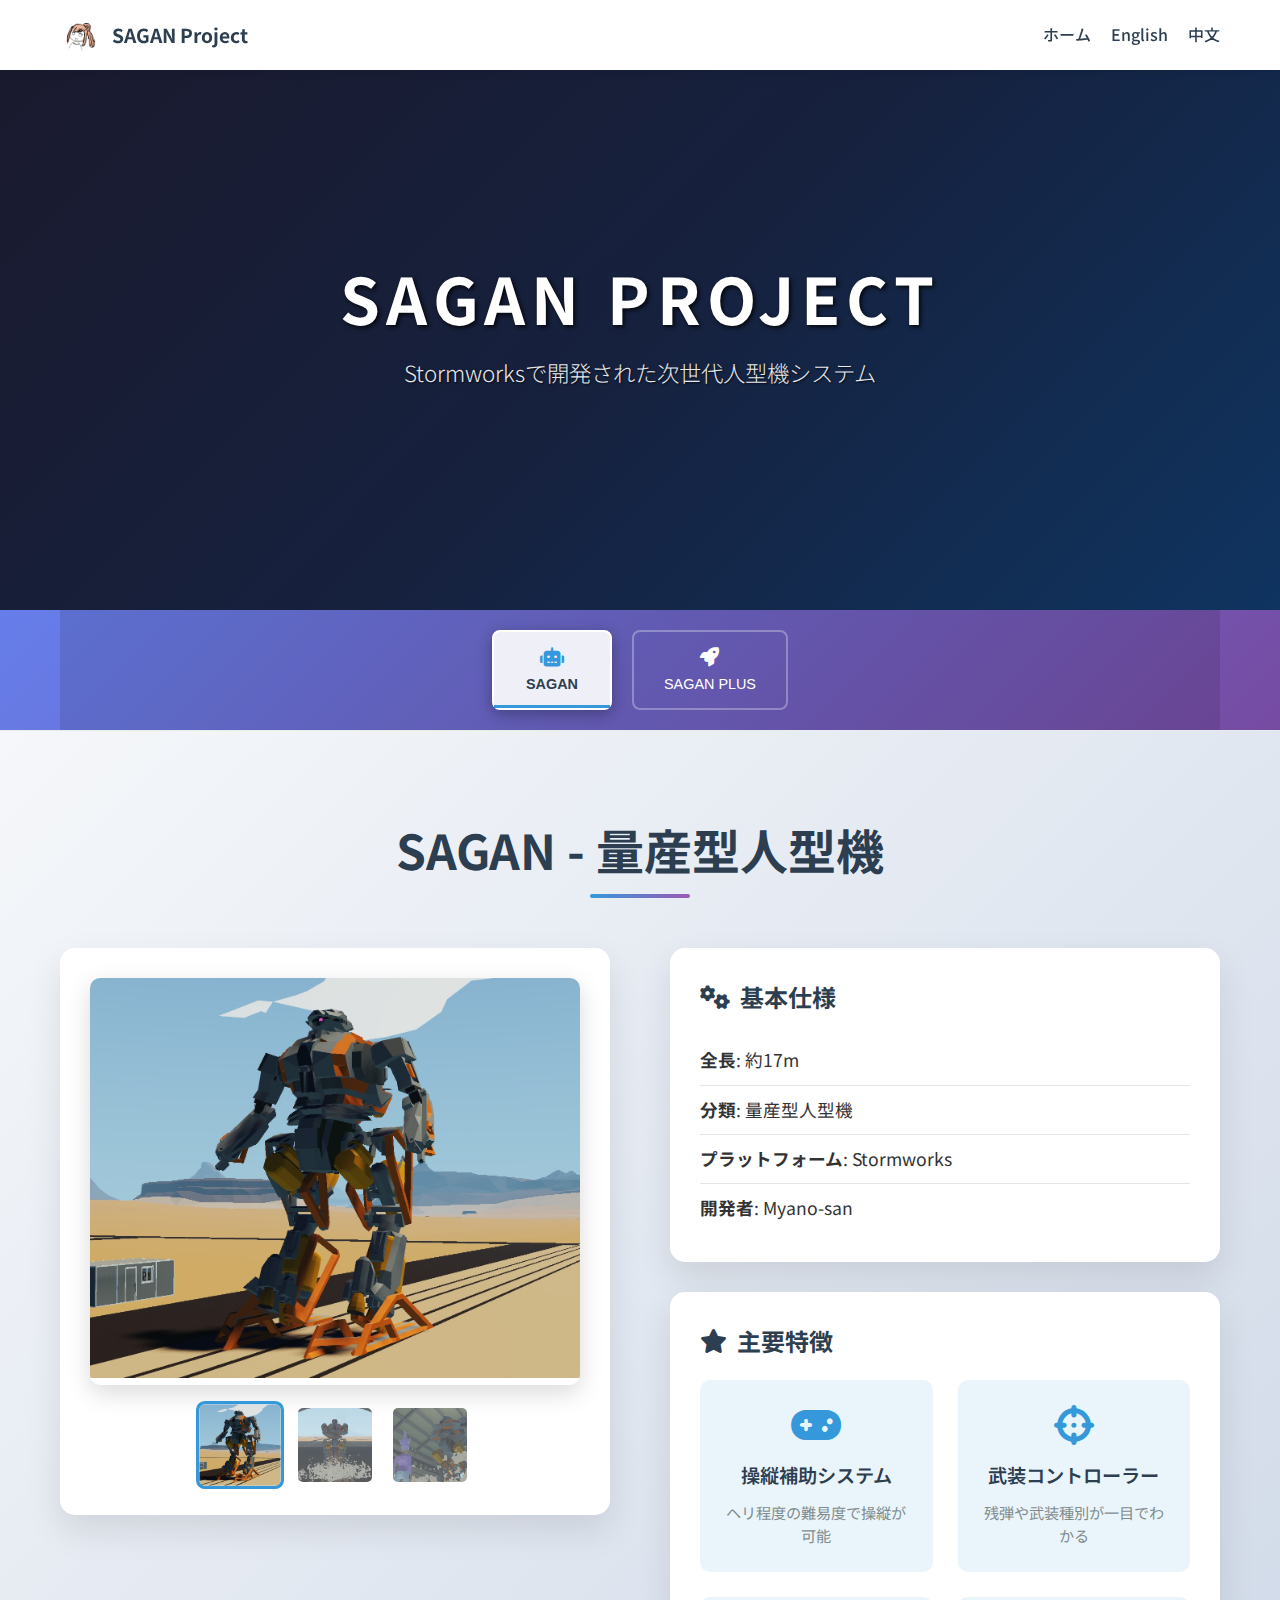
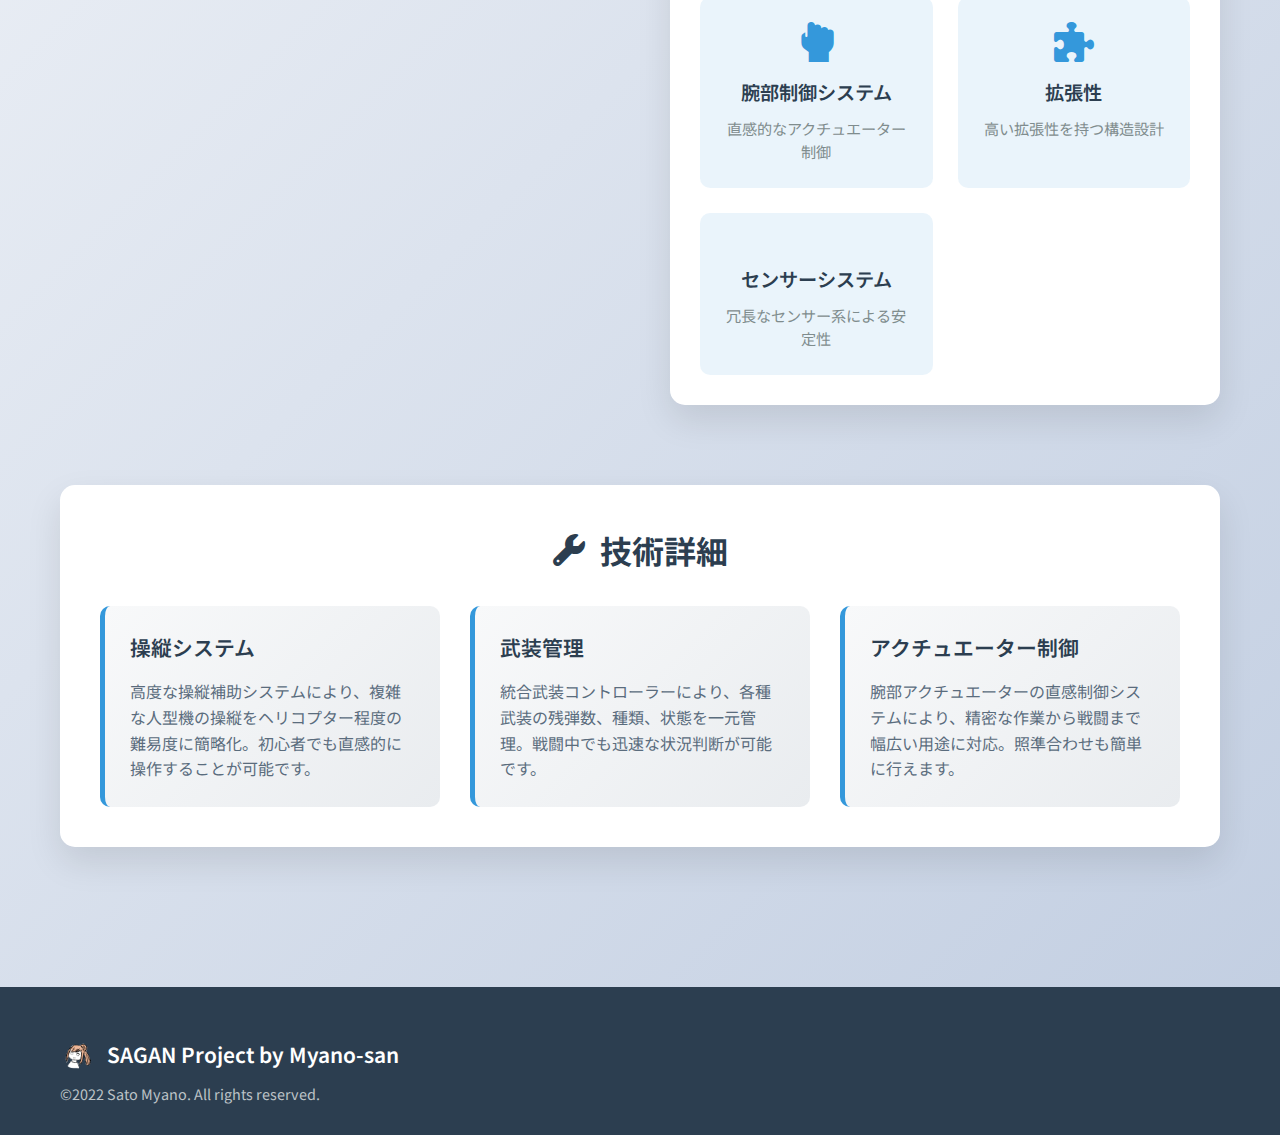
<file: sagan.html>
<!DOCTYPE html>
<html lang="ja" xmlns="http://www.w3.org/1999/xhtml">

<head>
    <meta charset="utf-8" />
    <meta name="viewport" content="width=device-width, initial-scale=1.0">
    <link rel="stylesheet" href="css/style.css">
    <link rel="stylesheet" href="css/sagan.css">
    <link rel="icon" type="image/png" href="images/icon.png">
    <link href="https://fonts.googleapis.com/css2?family=Noto+Sans+JP:wght@300;400;500;700&display=swap" rel="stylesheet">
    <link href="https://cdnjs.cloudflare.com/ajax/libs/font-awesome/6.0.0/css/all.min.css" rel="stylesheet">
    <title>SAGAN Project - 人型機開発プロジェクト</title>
</head>

<body>
    <!-- Navigation Header -->
    <nav class="navbar">
        <div class="nav-container">
            <div class="nav-logo">
                <img src="images/icon.png" alt="みゃのさん Logo" class="logo-img">
                <span class="company-name">SAGAN Project</span>
            </div>
            <div class="nav-right">
                <a href="index.html" class="nav-link">ホーム</a>
                <a href="sagan_en.html" class="nav-link lang-switch">English</a>
                <a href="sagan_zh.html" class="nav-link lang-switch">中文</a>
            </div>
        </div>
    </nav>

    <!-- Hero Section -->
    <section class="sagan-hero">
        <div class="hero-content">
            <h1 class="hero-title">SAGAN PROJECT</h1>
            <p class="hero-subtitle">Stormworksで開発された次世代人型機システム</p>
        </div>
    </section>

    <!-- Tab Navigation -->
    <div class="tab-container">
        <div class="container">
            <div class="tab-nav">
                <button class="tab-button active" data-tab="sagan">
                    <i class="fas fa-robot"></i>
                    <span>SAGAN</span>
                </button>
                <button class="tab-button" data-tab="saganplus">
                    <i class="fas fa-rocket"></i>
                    <span>SAGAN PLUS</span>
                </button>
            </div>
        </div>
    </div>

    <!-- Tab Content -->
    <main class="main-content">
        <!-- SAGAN Tab -->
        <div class="tab-content active" id="sagan">
            <section class="section mech-section">
                <div class="container">
                    <h2 class="section-title">SAGAN - 量産型人型機</h2>
                    <div class="mech-content">
                        <div class="mech-overview">
                            <div class="mech-image-gallery">
                                <div class="main-image">
                                    <img src="images/sagan.jpg" alt="SAGAN メイン画像" class="mech-main-img">
                                </div>
                                <div class="image-thumbnails">
                                    <img src="images/sagan.jpg" alt="SAGAN 1" class="thumbnail active" data-main="images/sagan.jpg">
                                    <img src="images/sagan2.jpg" alt="SAGAN 2" class="thumbnail" data-main="images/sagan2.jpg">
                                    <img src="images/sagan3.jpg" alt="SAGAN 3" class="thumbnail" data-main="images/sagan3.jpg">
                                </div>
                            </div>
                            
                            <div class="mech-info">
                                <div class="spec-card">
                                    <h3><i class="fas fa-cogs"></i> 基本仕様</h3>
                                    <ul class="spec-list">
                                        <li><strong>全長</strong>: 約17m</li>
                                        <li><strong>分類</strong>: 量産型人型機</li>
                                        <li><strong>プラットフォーム</strong>: Stormworks</li>
                                        <li><strong>開発者</strong>: Myano-san</li>
                                    </ul>
                                </div>
                                
                                <div class="feature-card">
                                    <h3><i class="fas fa-star"></i> 主要特徴</h3>
                                    <div class="feature-grid">
                                        <div class="feature-item">
                                            <i class="fas fa-gamepad"></i>
                                            <h4>操縦補助システム</h4>
                                            <p>ヘリ程度の難易度で操縦が可能</p>
                                        </div>
                                        <div class="feature-item">
                                            <i class="fas fa-crosshairs"></i>
                                            <h4>武装コントローラー</h4>
                                            <p>残弾や武装種別が一目でわかる</p>
                                        </div>
                                        <div class="feature-item">
                                            <i class="fas fa-hand-rock"></i>
                                            <h4>腕部制御システム</h4>
                                            <p>直感的なアクチュエーター制御</p>
                                        </div>
                                        <div class="feature-item">
                                            <i class="fas fa-puzzle-piece"></i>
                                            <h4>拡張性</h4>
                                            <p>高い拡張性を持つ構造設計</p>
                                        </div>
                                        <div class="feature-item">
                                            <i class="fas fa-radar"></i>
                                            <h4>センサーシステム</h4>
                                            <p>冗長なセンサー系による安定性</p>
                                        </div>
                                    </div>
                                </div>
                            </div>
                        </div>
                        
                        <div class="tech-details">
                            <h3><i class="fas fa-wrench"></i> 技術詳細</h3>
                            <div class="tech-grid">
                                <div class="tech-item">
                                    <h4>操縦システム</h4>
                                    <p>高度な操縦補助システムにより、複雑な人型機の操縦をヘリコプター程度の難易度に簡略化。初心者でも直感的に操作することが可能です。</p>
                                </div>
                                <div class="tech-item">
                                    <h4>武装管理</h4>
                                    <p>統合武装コントローラーにより、各種武装の残弾数、種類、状態を一元管理。戦闘中でも迅速な状況判断が可能です。</p>
                                </div>
                                <div class="tech-item">
                                    <h4>アクチュエーター制御</h4>
                                    <p>腕部アクチュエーターの直感制御システムにより、精密な作業から戦闘まで幅広い用途に対応。照準合わせも簡単に行えます。</p>
                                </div>
                            </div>
                        </div>
                    </div>
                </div>
            </section>
        </div>

        <!-- SAGAN PLUS Tab -->
        <div class="tab-content" id="saganplus">
            <section class="section mech-section">
                <div class="container">
                    <h2 class="section-title">SAGAN PLUS - 高機能型人型機</h2>
                    <div class="mech-content">
                        <div class="mech-overview">
                            <div class="mech-image-gallery">
                                <div class="main-image">
                                    <img src="images/saganplus1.jpg" alt="SAGAN PLUS メイン画像" class="mech-main-img">
                                </div>
                                <div class="image-thumbnails">
                                    <img src="images/saganplus1.jpg" alt="SAGAN PLUS 1" class="thumbnail active" data-main="images/saganplus1.jpg">
                                    <img src="images/saganplus2.jpg" alt="SAGAN PLUS 2" class="thumbnail" data-main="images/saganplus2.jpg">
                                    <img src="images/saganplus3.jpg" alt="SAGAN PLUS 3" class="thumbnail" data-main="images/saganplus3.jpg">
                                </div>
                            </div>
                            
                            <div class="mech-info">
                                <div class="spec-card plus-variant">
                                    <h3><i class="fas fa-rocket"></i> 強化仕様</h3>
                                    <ul class="spec-list">
                                        <li><strong>全長</strong>: 約17m</li>
                                        <li><strong>分類</strong>: 高機能型人型機</li>
                                        <li><strong>プラットフォーム</strong>: Stormworks</li>
                                        <li><strong>ベース機体</strong>: SAGAN</li>
                                    </ul>
                                </div>
                                
                                <div class="feature-card plus-variant">
                                    <h3><i class="fas fa-crown"></i> PLUS専用機能</h3>
                                    <div class="feature-grid">
                                        <div class="feature-item plus">
                                            <i class="fas fa-rocket"></i>
                                            <h4>高機動スラスター</h4>
                                            <p>大幅に向上した機動性能</p>
                                        </div>
                                        <div class="feature-item plus">
                                            <i class="fas fa-tv"></i>
                                            <h4>高精細大型モニター</h4>
                                            <p>詳細な情報表示システム</p>
                                        </div>
                                        <div class="feature-item plus">
                                            <i class="fas fa-sitemap"></i>
                                            <h4>派生モデル展開</h4>
                                            <p>多様な派生モデルが展開中</p>
                                        </div>
                                        <div class="feature-item plus">
                                            <i class="fas fa-shield-alt"></i>
                                            <h4>強化装甲</h4>
                                            <p>より高い防御性能</p>
                                        </div>
                                    </div>
                                </div>
                            </div>
                        </div>
                        
                        <div class="tech-details">
                            <h3><i class="fas fa-microchip"></i> 先進技術</h3>
                            <div class="tech-grid">
                                <div class="tech-item">
                                    <h4>高機動システム</h4>
                                    <p>新開発の高機動スラスターシステムにより、従来機を遥かに上回る機動性を実現。三次元戦闘における優位性を確保します。</p>
                                </div>
                                <div class="tech-item">
                                    <h4>情報統合システム</h4>
                                    <p>高精細大型モニターによる統合情報表示システム。戦場情報から機体状態まで、あらゆる情報を一元化して表示します。</p>
                                </div>
                                <div class="tech-item">
                                    <h4>モジュラー拡張</h4>
                                    <p>多様な派生モデルの展開を想定したモジュラー設計により、任務に応じた迅速な仕様変更が可能です。</p>
                                </div>
                            </div>
                        </div>
                        
                        <div class="development-status">
                            <h3><i class="fas fa-flask"></i> 開発状況</h3>
                            <div class="status-grid">
                                <div class="status-item completed">
                                    <i class="fas fa-check-circle"></i>
                                    <span>基本システム</span>
                                </div>
                                <div class="status-item completed">
                                    <i class="fas fa-check-circle"></i>
                                    <span>高機動スラスター</span>
                                </div>
                                <div class="status-item completed">
                                    <i class="fas fa-check-circle"></i>
                                    <span>大型モニター</span>
                                </div>
                                <div class="status-item in-progress">
                                    <i class="fas fa-cog fa-spin"></i>
                                    <span>派生モデル展開</span>
                                </div>
                            </div>
                        </div>
                    </div>
                </div>
            </section>
        </div>
    </main>

    <!-- Footer -->
    <footer class="footer">
        <div class="container">
            <div class="footer-content">
                <div class="footer-info">
                    <div class="footer-logo">
                        <img src="images/icon.png" alt="みゃのさん Logo" class="footer-logo-img">
                        <span class="footer-company-name">SAGAN Project by Myano-san</span>
                    </div>
                    <p class="footer-copyright">&copy;2022 Sato Myano. All rights reserved.</p>
                </div>
            </div>
        </div>
    </footer>

    <script src="js/main.js"></script>
    <script src="js/sagan.js"></script>
</body>

</html>
</file>
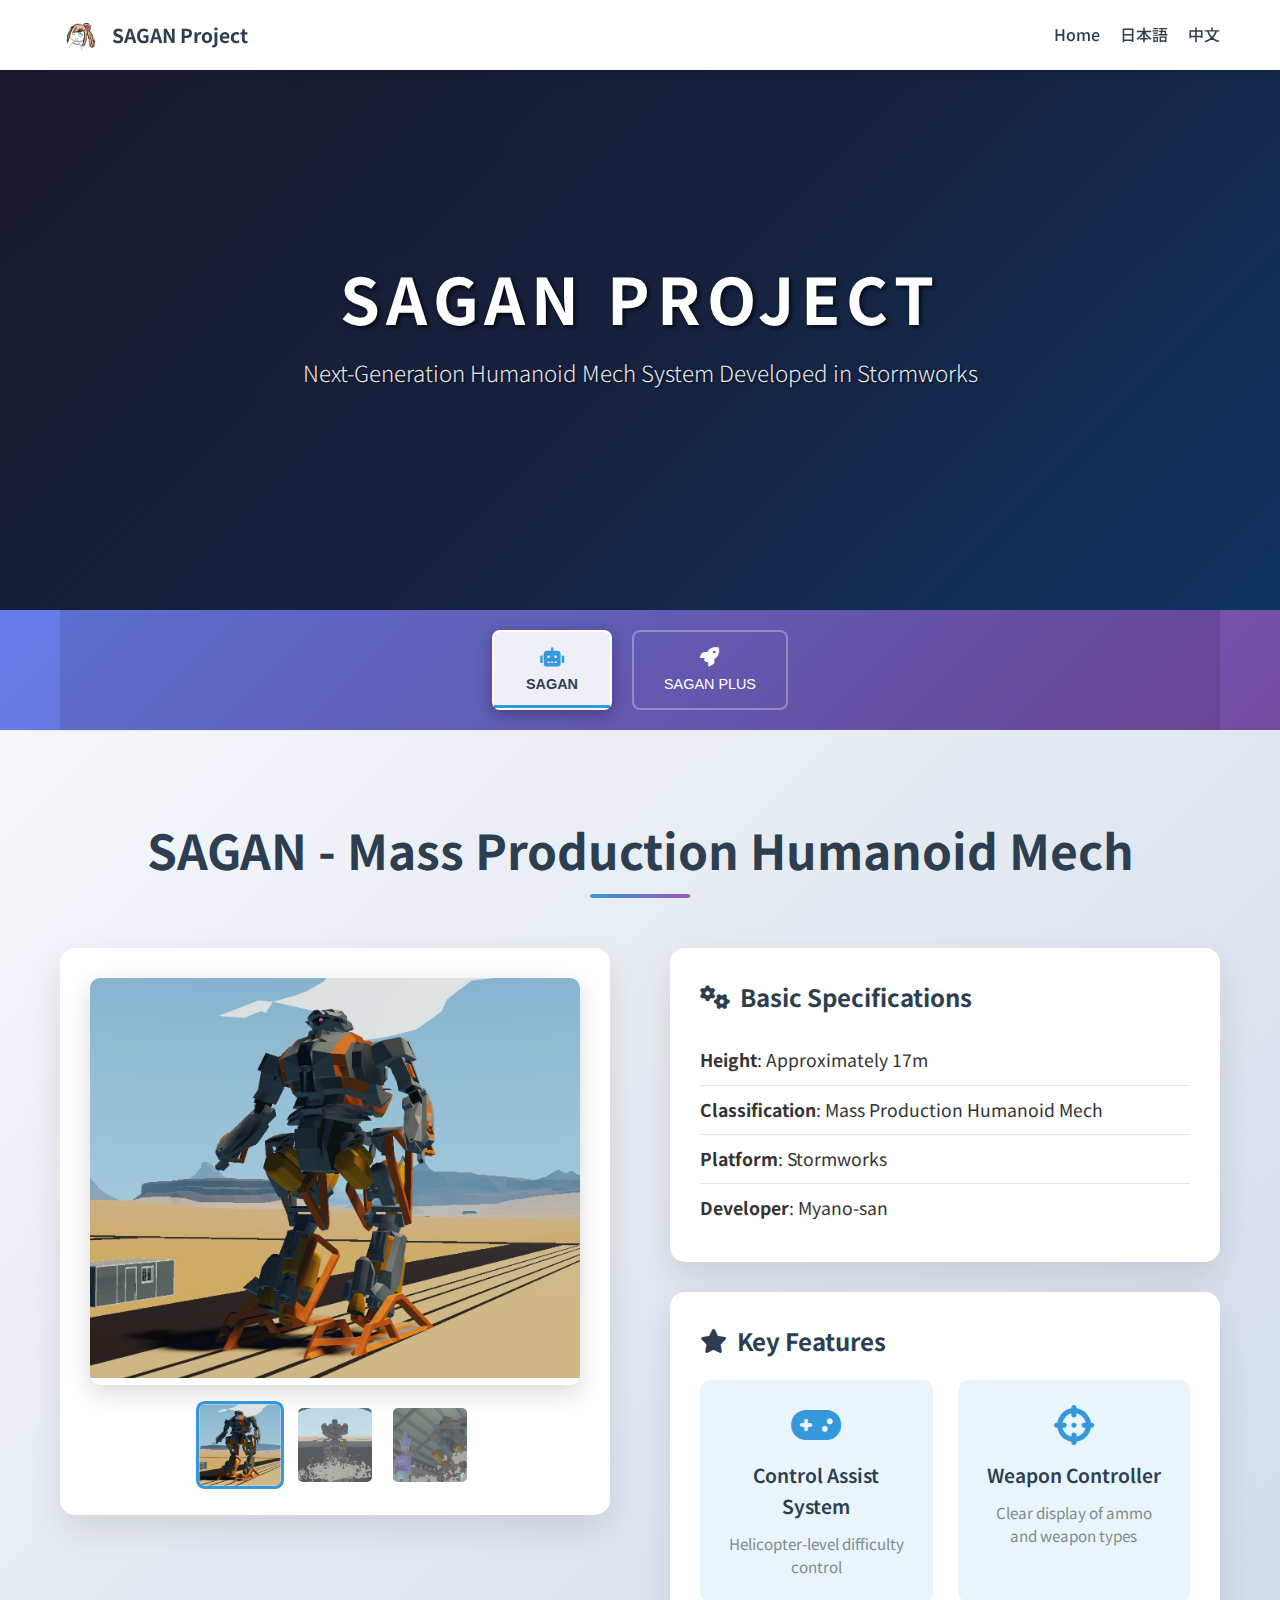
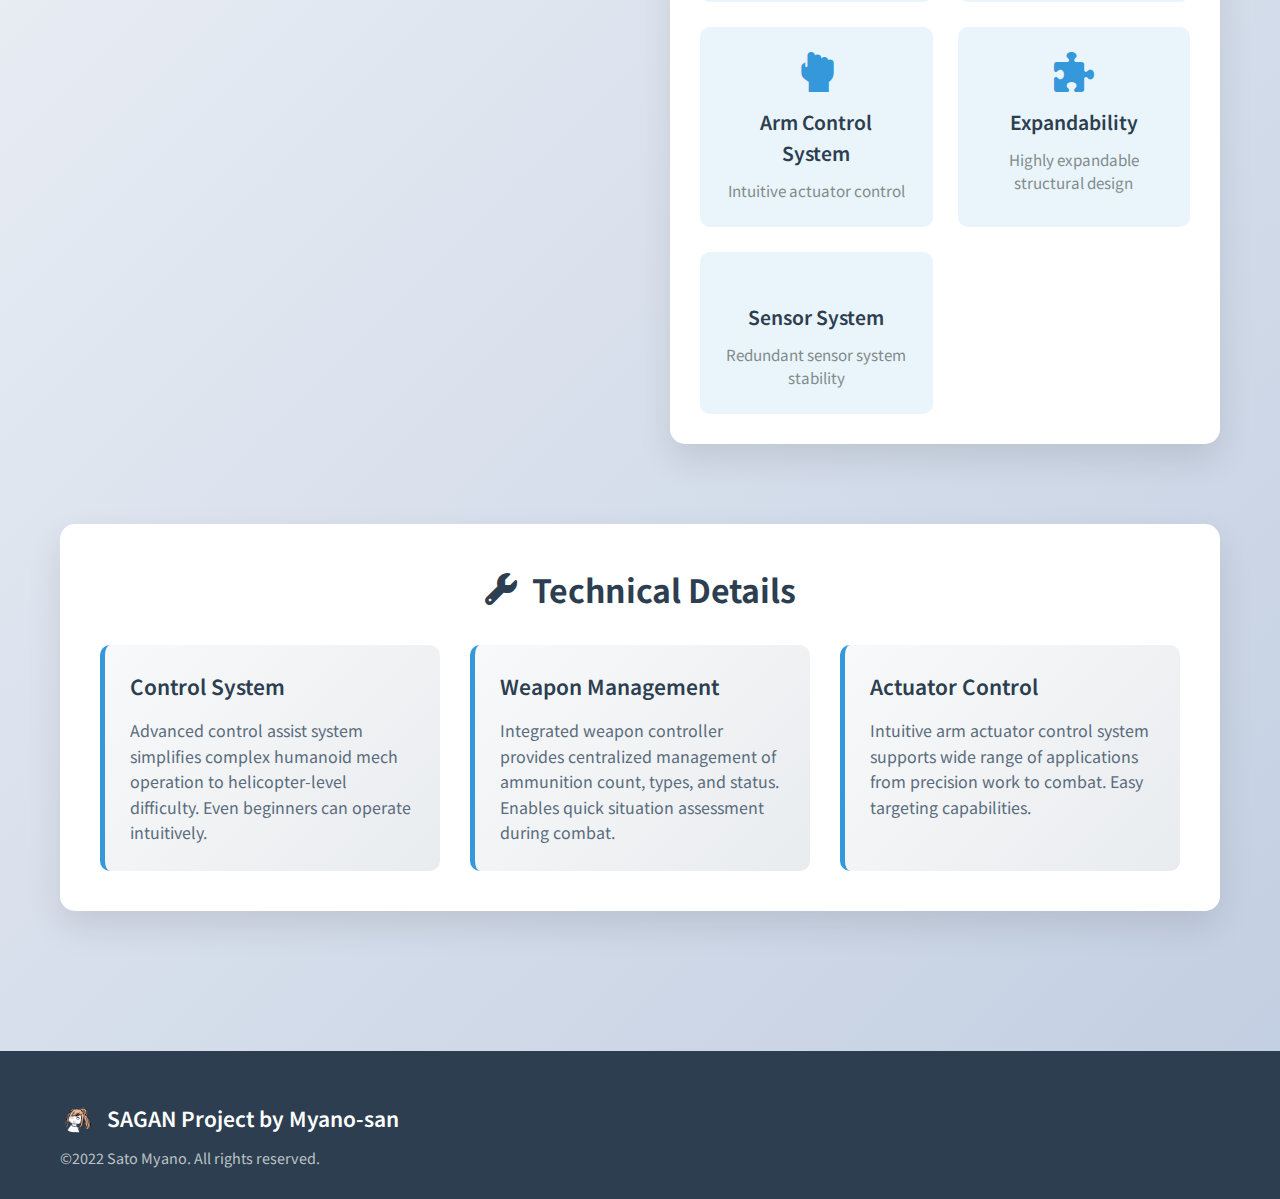
<file: sagan_en.html>
<!DOCTYPE html>
<html lang="en" xmlns="http://www.w3.org/1999/xhtml">

<head>
    <meta charset="utf-8" />
    <meta name="viewport" content="width=device-width, initial-scale=1.0">
    <link rel="stylesheet" href="css/style.css">
    <link rel="stylesheet" href="css/sagan.css">
    <link rel="icon" type="image/png" href="images/icon.png">
    <link href="https://fonts.googleapis.com/css2?family=Noto+Sans+JP:wght@300;400;500;700&display=swap" rel="stylesheet">
    <link href="https://cdnjs.cloudflare.com/ajax/libs/font-awesome/6.0.0/css/all.min.css" rel="stylesheet">
    <title>SAGAN Project - Humanoid Mech Development</title>
</head>

<body>
    <!-- Navigation Header -->
    <nav class="navbar">
        <div class="nav-container">
            <div class="nav-logo">
                <img src="images/icon.png" alt="Myano-san Logo" class="logo-img">
                <span class="company-name">SAGAN Project</span>
            </div>
            <div class="nav-right">
                <a href="index_en.html" class="nav-link">Home</a>
                <a href="sagan.html" class="nav-link lang-switch">日本語</a>
                <a href="sagan_zh.html" class="nav-link lang-switch">中文</a>
            </div>
        </div>
    </nav>

    <!-- Hero Section -->
    <section class="sagan-hero">
        <div class="hero-content">
            <h1 class="hero-title">SAGAN PROJECT</h1>
            <p class="hero-subtitle">Next-Generation Humanoid Mech System Developed in Stormworks</p>
        </div>
    </section>

    <!-- Tab Navigation -->
    <div class="tab-container">
        <div class="container">
            <div class="tab-nav">
                <button class="tab-button active" data-tab="sagan">
                    <i class="fas fa-robot"></i>
                    <span>SAGAN</span>
                </button>
                <button class="tab-button" data-tab="saganplus">
                    <i class="fas fa-rocket"></i>
                    <span>SAGAN PLUS</span>
                </button>
            </div>
        </div>
    </div>

    <!-- Tab Content -->
    <main class="main-content">
        <!-- SAGAN Tab -->
        <div class="tab-content active" id="sagan">
            <section class="section mech-section">
                <div class="container">
                    <h2 class="section-title">SAGAN - Mass Production Humanoid Mech</h2>
                    <div class="mech-content">
                        <div class="mech-overview">
                            <div class="mech-image-gallery">
                                <div class="main-image">
                                    <img src="images/sagan.jpg" alt="SAGAN Main Image" class="mech-main-img">
                                </div>
                                <div class="image-thumbnails">
                                    <img src="images/sagan.jpg" alt="SAGAN 1" class="thumbnail active" data-main="images/sagan.jpg">
                                    <img src="images/sagan2.jpg" alt="SAGAN 2" class="thumbnail" data-main="images/sagan2.jpg">
                                    <img src="images/sagan3.jpg" alt="SAGAN 3" class="thumbnail" data-main="images/sagan3.jpg">
                                </div>
                            </div>
                            
                            <div class="mech-info">
                                <div class="spec-card">
                                    <h3><i class="fas fa-cogs"></i> Basic Specifications</h3>
                                    <ul class="spec-list">
                                        <li><strong>Height</strong>: Approximately 17m</li>
                                        <li><strong>Classification</strong>: Mass Production Humanoid Mech</li>
                                        <li><strong>Platform</strong>: Stormworks</li>
                                        <li><strong>Developer</strong>: Myano-san</li>
                                    </ul>
                                </div>
                                
                                <div class="feature-card">
                                    <h3><i class="fas fa-star"></i> Key Features</h3>
                                    <div class="feature-grid">
                                        <div class="feature-item">
                                            <i class="fas fa-gamepad"></i>
                                            <h4>Control Assist System</h4>
                                            <p>Helicopter-level difficulty control</p>
                                        </div>
                                        <div class="feature-item">
                                            <i class="fas fa-crosshairs"></i>
                                            <h4>Weapon Controller</h4>
                                            <p>Clear display of ammo and weapon types</p>
                                        </div>
                                        <div class="feature-item">
                                            <i class="fas fa-hand-rock"></i>
                                            <h4>Arm Control System</h4>
                                            <p>Intuitive actuator control</p>
                                        </div>
                                        <div class="feature-item">
                                            <i class="fas fa-puzzle-piece"></i>
                                            <h4>Expandability</h4>
                                            <p>Highly expandable structural design</p>
                                        </div>
                                        <div class="feature-item">
                                            <i class="fas fa-radar"></i>
                                            <h4>Sensor System</h4>
                                            <p>Redundant sensor system stability</p>
                                        </div>
                                    </div>
                                </div>
                            </div>
                        </div>
                        
                        <div class="tech-details">
                            <h3><i class="fas fa-wrench"></i> Technical Details</h3>
                            <div class="tech-grid">
                                <div class="tech-item">
                                    <h4>Control System</h4>
                                    <p>Advanced control assist system simplifies complex humanoid mech operation to helicopter-level difficulty. Even beginners can operate intuitively.</p>
                                </div>
                                <div class="tech-item">
                                    <h4>Weapon Management</h4>
                                    <p>Integrated weapon controller provides centralized management of ammunition count, types, and status. Enables quick situation assessment during combat.</p>
                                </div>
                                <div class="tech-item">
                                    <h4>Actuator Control</h4>
                                    <p>Intuitive arm actuator control system supports wide range of applications from precision work to combat. Easy targeting capabilities.</p>
                                </div>
                            </div>
                        </div>
                    </div>
                </div>
            </section>
        </div>

        <!-- SAGAN PLUS Tab -->
        <div class="tab-content" id="saganplus">
            <section class="section mech-section">
                <div class="container">
                    <h2 class="section-title">SAGAN PLUS - High-Performance Humanoid Mech</h2>
                    <div class="mech-content">
                        <div class="mech-overview">
                            <div class="mech-image-gallery">
                                <div class="main-image">
                                    <img src="images/saganplus1.jpg" alt="SAGAN PLUS Main Image" class="mech-main-img">
                                </div>
                                <div class="image-thumbnails">
                                    <img src="images/saganplus1.jpg" alt="SAGAN PLUS 1" class="thumbnail active" data-main="images/saganplus1.jpg">
                                    <img src="images/saganplus2.jpg" alt="SAGAN PLUS 2" class="thumbnail" data-main="images/saganplus2.jpg">
                                    <img src="images/saganplus3.jpg" alt="SAGAN PLUS 3" class="thumbnail" data-main="images/saganplus3.jpg">
                                </div>
                            </div>
                            
                            <div class="mech-info">
                                <div class="spec-card plus-variant">
                                    <h3><i class="fas fa-rocket"></i> Enhanced Specifications</h3>
                                    <ul class="spec-list">
                                        <li><strong>Height</strong>: Approximately 17m</li>
                                        <li><strong>Classification</strong>: High-Performance Humanoid Mech</li>
                                        <li><strong>Platform</strong>: Stormworks</li>
                                        <li><strong>Base Unit</strong>: SAGAN</li>
                                    </ul>
                                </div>
                                
                                <div class="feature-card plus-variant">
                                    <h3><i class="fas fa-crown"></i> PLUS Exclusive Features</h3>
                                    <div class="feature-grid">
                                        <div class="feature-item plus">
                                            <i class="fas fa-rocket"></i>
                                            <h4>High-Mobility Thrusters</h4>
                                            <p>Dramatically improved mobility</p>
                                        </div>
                                        <div class="feature-item plus">
                                            <i class="fas fa-tv"></i>
                                            <h4>High-Res Large Monitor</h4>
                                            <p>Detailed information display system</p>
                                        </div>
                                        <div class="feature-item plus">
                                            <i class="fas fa-brain"></i>
                                            <h4>Semi-Autonomous System</h4>
                                            <p>Unmanned attack system in development</p>
                                        </div>
                                        <div class="feature-item plus">
                                            <i class="fas fa-shield-alt"></i>
                                            <h4>Enhanced Armor</h4>
                                            <p>Superior defensive capabilities</p>
                                        </div>
                                    </div>
                                </div>
                            </div>
                        </div>
                        
                        <div class="tech-details">
                            <h3><i class="fas fa-microchip"></i> Advanced Technology</h3>
                            <div class="tech-grid">
                                <div class="tech-item">
                                    <h4>High-Mobility System</h4>
                                    <p>New high-mobility thruster system provides far superior maneuverability compared to conventional units. Ensures dominance in three-dimensional combat.</p>
                                </div>
                                <div class="tech-item">
                                    <h4>Information Integration System</h4>
                                    <p>Integrated information display system via high-resolution large monitor. Centralizes all information from battlefield data to unit status.</p>
                                </div>
                                <div class="tech-item">
                                    <h4>Semi-Autonomous Control</h4>
                                    <p>Semi-autonomous unmanned attack system planned for future integration. Next-generation combat system combining human judgment with machine precision.</p>
                                </div>
                            </div>
                        </div>
                        
                        <div class="development-status">
                            <h3><i class="fas fa-flask"></i> Development Status</h3>
                            <div class="status-grid">
                                <div class="status-item completed">
                                    <i class="fas fa-check-circle"></i>
                                    <span>Basic System</span>
                                </div>
                                <div class="status-item completed">
                                    <i class="fas fa-check-circle"></i>
                                    <span>High-Mobility Thrusters</span>
                                </div>
                                <div class="status-item completed">
                                    <i class="fas fa-check-circle"></i>
                                    <span>Large Monitor</span>
                                </div>
                                <div class="status-item in-progress">
                                    <i class="fas fa-cog fa-spin"></i>
                                    <span>Semi-Autonomous System</span>
                                </div>
                            </div>
                        </div>
                    </div>
                </div>
            </section>
        </div>
    </main>

    <!-- Footer -->
    <footer class="footer">
        <div class="container">
            <div class="footer-content">
                <div class="footer-info">
                    <div class="footer-logo">
                        <img src="images/icon.png" alt="Myano-san Logo" class="footer-logo-img">
                        <span class="footer-company-name">SAGAN Project by Myano-san</span>
                    </div>
                    <p class="footer-copyright">&copy;2022 Sato Myano. All rights reserved.</p>
                </div>
            </div>
        </div>
    </footer>

    <script src="js/main.js"></script>
    <script src="js/sagan.js"></script>
</body>

</html>
</file>
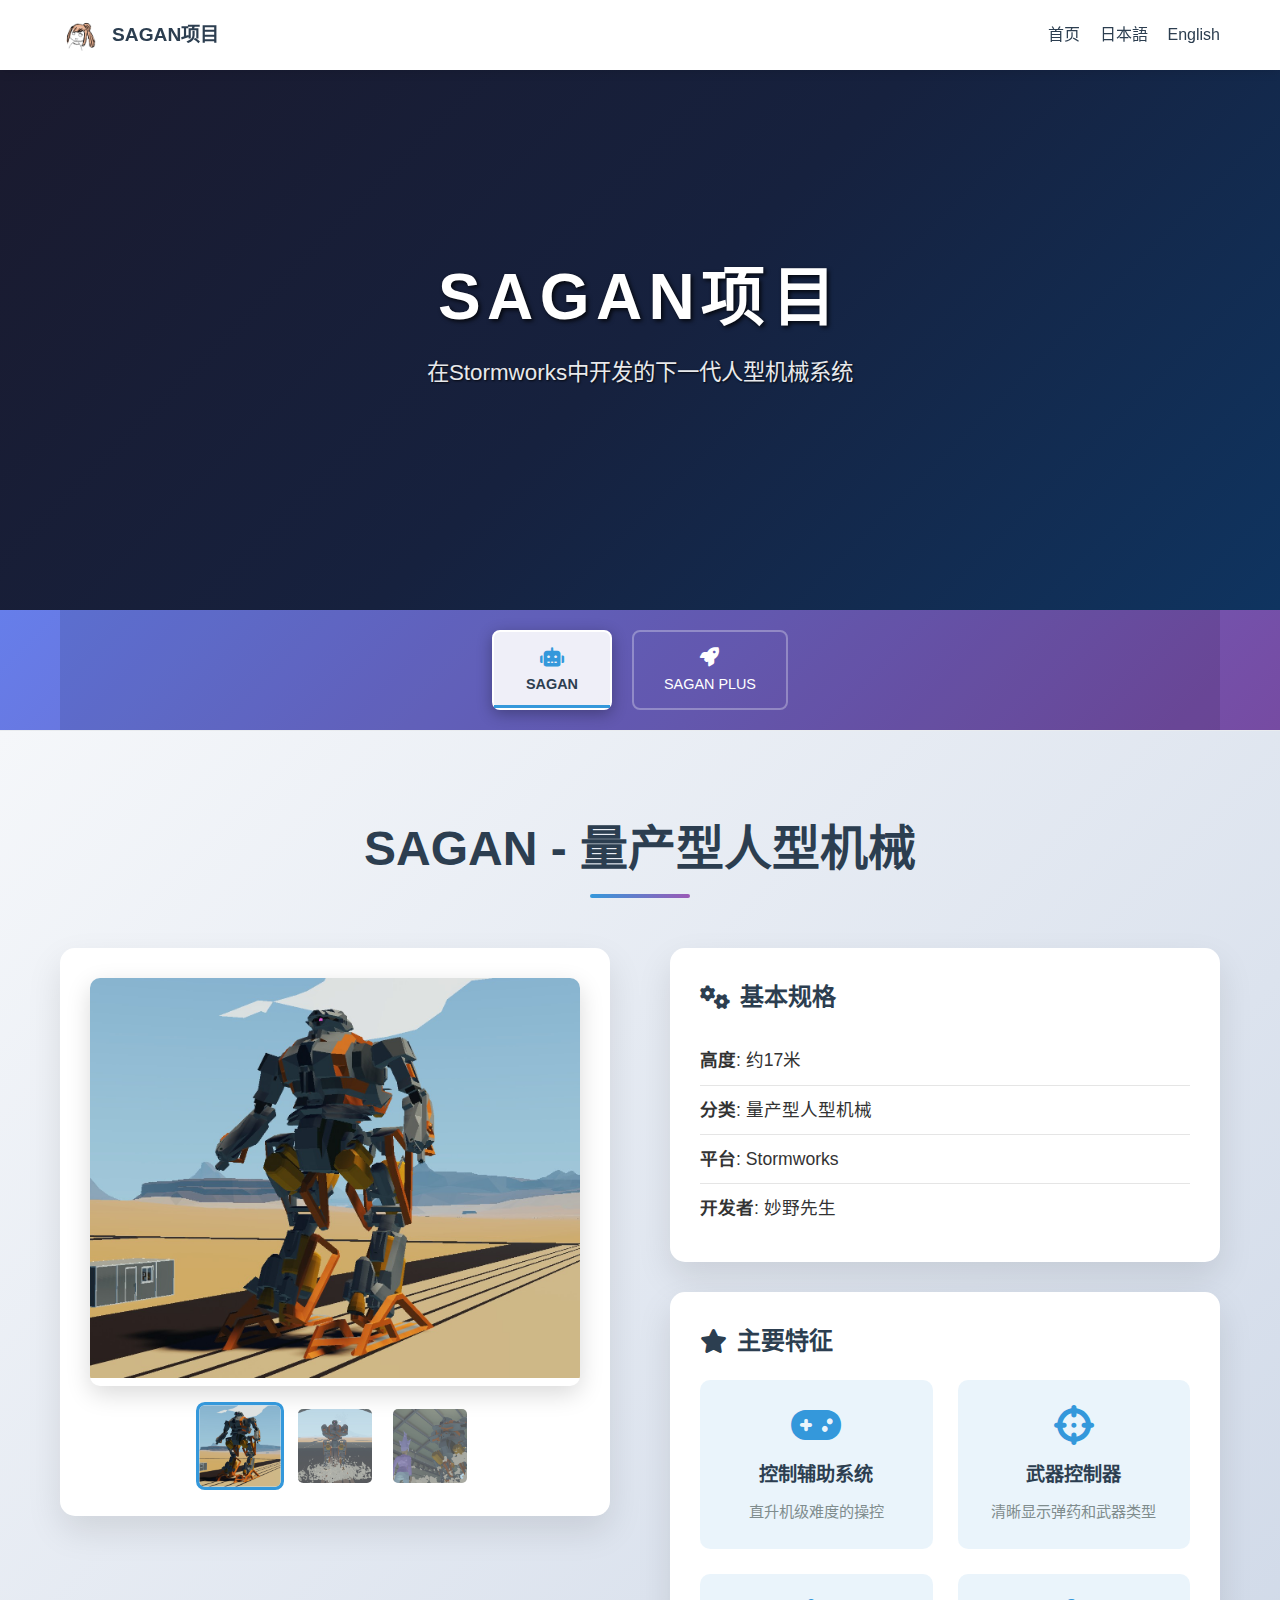
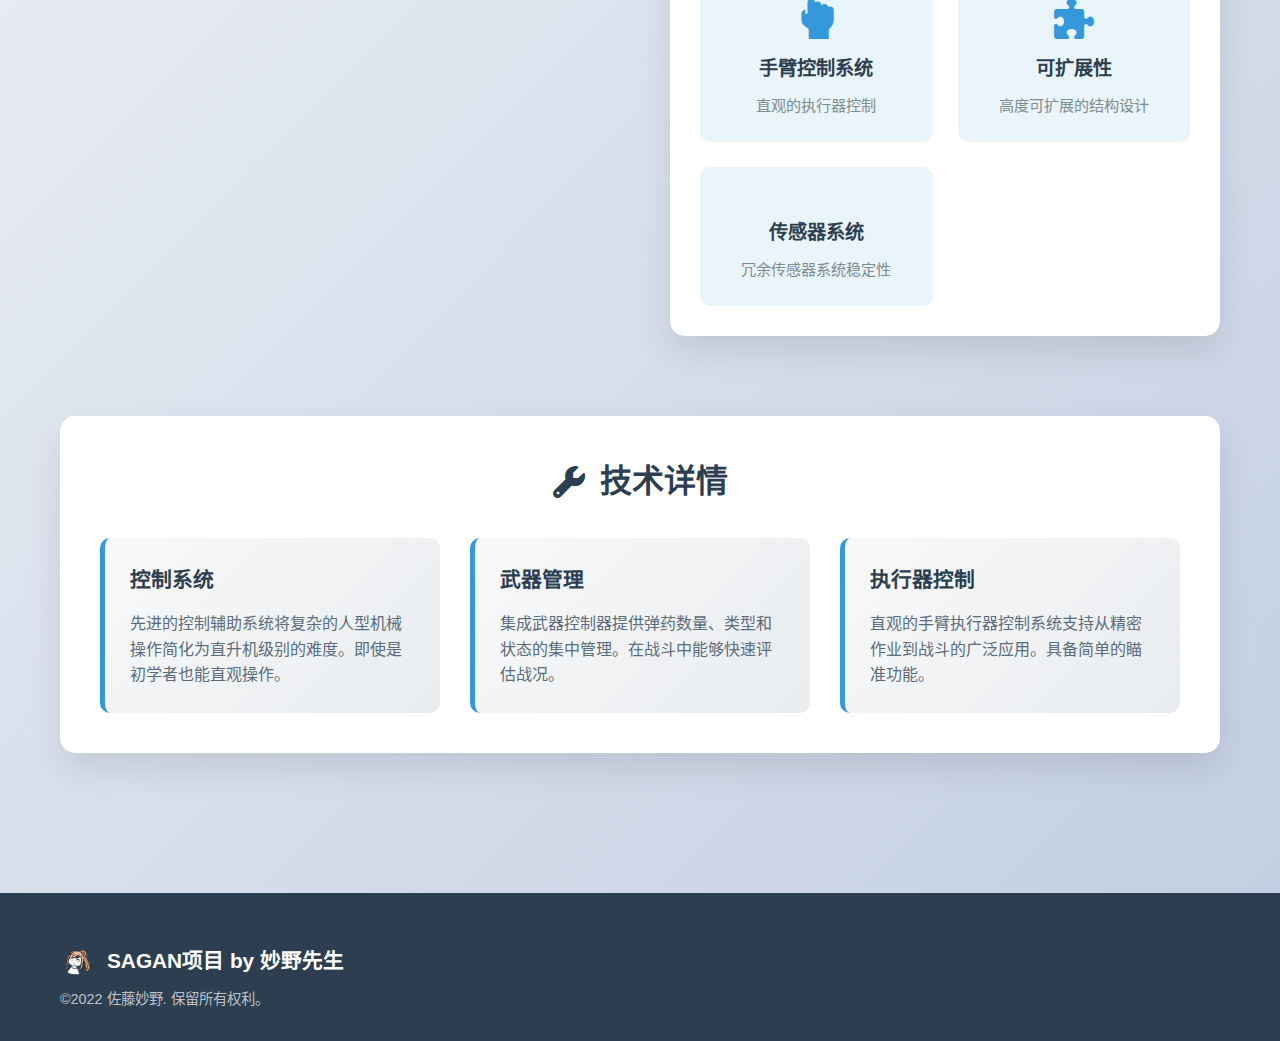
<file: sagan_zh.html>
<!DOCTYPE html>
<html lang="zh-CN" xmlns="http://www.w3.org/1999/xhtml">

<head>
    <meta charset="utf-8" />
    <meta name="viewport" content="width=device-width, initial-scale=1.0">
    <link rel="stylesheet" href="css/style.css">
    <link rel="stylesheet" href="css/sagan.css">
    <link rel="icon" type="image/png" href="images/icon.png">
    <link href="https://fonts.googleapis.com/css2?family=Noto+Sans+SC:wght@300;400;500;700&display=swap" rel="stylesheet">
    <link href="https://cdnjs.cloudflare.com/ajax/libs/font-awesome/6.0.0/css/all.min.css" rel="stylesheet">
    <title>SAGAN项目 - 人型机械开发</title>
</head>

<body>
    <!-- Navigation Header -->
    <nav class="navbar">
        <div class="nav-container">
            <div class="nav-logo">
                <img src="images/icon.png" alt="妙野先生 Logo" class="logo-img">
                <span class="company-name">SAGAN项目</span>
            </div>
            <div class="nav-right">
                <a href="index_zh.html" class="nav-link">首页</a>
                <a href="sagan.html" class="nav-link lang-switch">日本語</a>
                <a href="sagan_en.html" class="nav-link lang-switch">English</a>
            </div>
        </div>
    </nav>

    <!-- Hero Section -->
    <section class="sagan-hero">
        <div class="hero-content">
            <h1 class="hero-title">SAGAN项目</h1>
            <p class="hero-subtitle">在Stormworks中开发的下一代人型机械系统</p>
        </div>
    </section>

    <!-- Tab Navigation -->
    <div class="tab-container">
        <div class="container">
            <div class="tab-nav">
                <button class="tab-button active" data-tab="sagan">
                    <i class="fas fa-robot"></i>
                    <span>SAGAN</span>
                </button>
                <button class="tab-button" data-tab="saganplus">
                    <i class="fas fa-rocket"></i>
                    <span>SAGAN PLUS</span>
                </button>
            </div>
        </div>
    </div>

    <!-- Tab Content -->
    <main class="main-content">
        <!-- SAGAN Tab -->
        <div class="tab-content active" id="sagan">
            <section class="section mech-section">
                <div class="container">
                    <h2 class="section-title">SAGAN - 量产型人型机械</h2>
                    <div class="mech-content">
                        <div class="mech-overview">
                            <div class="mech-image-gallery">
                                <div class="main-image">
                                    <img src="images/sagan.jpg" alt="SAGAN主图" class="mech-main-img">
                                </div>
                                <div class="image-thumbnails">
                                    <img src="images/sagan.jpg" alt="SAGAN 1" class="thumbnail active" data-main="images/sagan.jpg">
                                    <img src="images/sagan2.jpg" alt="SAGAN 2" class="thumbnail" data-main="images/sagan2.jpg">
                                    <img src="images/sagan3.jpg" alt="SAGAN 3" class="thumbnail" data-main="images/sagan3.jpg">
                                </div>
                            </div>
                            
                            <div class="mech-info">
                                <div class="spec-card">
                                    <h3><i class="fas fa-cogs"></i> 基本规格</h3>
                                    <ul class="spec-list">
                                        <li><strong>高度</strong>: 约17米</li>
                                        <li><strong>分类</strong>: 量产型人型机械</li>
                                        <li><strong>平台</strong>: Stormworks</li>
                                        <li><strong>开发者</strong>: 妙野先生</li>
                                    </ul>
                                </div>
                                
                                <div class="feature-card">
                                    <h3><i class="fas fa-star"></i> 主要特征</h3>
                                    <div class="feature-grid">
                                        <div class="feature-item">
                                            <i class="fas fa-gamepad"></i>
                                            <h4>控制辅助系统</h4>
                                            <p>直升机级难度的操控</p>
                                        </div>
                                        <div class="feature-item">
                                            <i class="fas fa-crosshairs"></i>
                                            <h4>武器控制器</h4>
                                            <p>清晰显示弹药和武器类型</p>
                                        </div>
                                        <div class="feature-item">
                                            <i class="fas fa-hand-rock"></i>
                                            <h4>手臂控制系统</h4>
                                            <p>直观的执行器控制</p>
                                        </div>
                                        <div class="feature-item">
                                            <i class="fas fa-puzzle-piece"></i>
                                            <h4>可扩展性</h4>
                                            <p>高度可扩展的结构设计</p>
                                        </div>
                                        <div class="feature-item">
                                            <i class="fas fa-radar"></i>
                                            <h4>传感器系统</h4>
                                            <p>冗余传感器系统稳定性</p>
                                        </div>
                                    </div>
                                </div>
                            </div>
                        </div>
                        
                        <div class="tech-details">
                            <h3><i class="fas fa-wrench"></i> 技术详情</h3>
                            <div class="tech-grid">
                                <div class="tech-item">
                                    <h4>控制系统</h4>
                                    <p>先进的控制辅助系统将复杂的人型机械操作简化为直升机级别的难度。即使是初学者也能直观操作。</p>
                                </div>
                                <div class="tech-item">
                                    <h4>武器管理</h4>
                                    <p>集成武器控制器提供弹药数量、类型和状态的集中管理。在战斗中能够快速评估战况。</p>
                                </div>
                                <div class="tech-item">
                                    <h4>执行器控制</h4>
                                    <p>直观的手臂执行器控制系统支持从精密作业到战斗的广泛应用。具备简单的瞄准功能。</p>
                                </div>
                            </div>
                        </div>
                    </div>
                </div>
            </section>
        </div>

        <!-- SAGAN PLUS Tab -->
        <div class="tab-content" id="saganplus">
            <section class="section mech-section">
                <div class="container">
                    <h2 class="section-title">SAGAN PLUS - 高性能人型机械</h2>
                    <div class="mech-content">
                        <div class="mech-overview">
                            <div class="mech-image-gallery">
                                <div class="main-image">
                                    <img src="images/saganplus1.jpg" alt="SAGAN PLUS主图" class="mech-main-img">
                                </div>
                                <div class="image-thumbnails">
                                    <img src="images/saganplus1.jpg" alt="SAGAN PLUS 1" class="thumbnail active" data-main="images/saganplus1.jpg">
                                    <img src="images/saganplus2.jpg" alt="SAGAN PLUS 2" class="thumbnail" data-main="images/saganplus2.jpg">
                                    <img src="images/saganplus3.jpg" alt="SAGAN PLUS 3" class="thumbnail" data-main="images/saganplus3.jpg">
                                </div>
                            </div>
                            
                            <div class="mech-info">
                                <div class="spec-card plus-variant">
                                    <h3><i class="fas fa-rocket"></i> 增强规格</h3>
                                    <ul class="spec-list">
                                        <li><strong>高度</strong>: 约17米</li>
                                        <li><strong>分类</strong>: 高性能人型机械</li>
                                        <li><strong>平台</strong>: Stormworks</li>
                                        <li><strong>基础型号</strong>: SAGAN</li>
                                    </ul>
                                </div>
                                
                                <div class="feature-card plus-variant">
                                    <h3><i class="fas fa-crown"></i> PLUS专属功能</h3>
                                    <div class="feature-grid">
                                        <div class="feature-item plus">
                                            <i class="fas fa-rocket"></i>
                                            <h4>高机动推进器</h4>
                                            <p>大幅提升机动性</p>
                                        </div>
                                        <div class="feature-item plus">
                                            <i class="fas fa-tv"></i>
                                            <h4>高分辨率大显示器</h4>
                                            <p>详细信息显示系统</p>
                                        </div>
                                        <div class="feature-item plus">
                                            <i class="fas fa-brain"></i>
                                            <h4>半自主系统</h4>
                                            <p>无人攻击系统开发中</p>
                                        </div>
                                        <div class="feature-item plus">
                                            <i class="fas fa-shield-alt"></i>
                                            <h4>增强装甲</h4>
                                            <p>优越的防御能力</p>
                                        </div>
                                    </div>
                                </div>
                            </div>
                        </div>
                        
                        <div class="tech-details">
                            <h3><i class="fas fa-microchip"></i> 先进技术</h3>
                            <div class="tech-grid">
                                <div class="tech-item">
                                    <h4>高机动系统</h4>
                                    <p>新型高机动推进器系统提供了远超传统机体的机动性能。确保在三维战斗中的优势地位。</p>
                                </div>
                                <div class="tech-item">
                                    <h4>信息集成系统</h4>
                                    <p>通过高分辨率大显示器实现信息显示系统的集成化。从战场数据到机体状态的所有信息都集中管理。</p>
                                </div>
                                <div class="tech-item">
                                    <h4>半自主控制</h4>
                                    <p>计划在未来集成半自主无人攻击系统。结合人类判断力和机械精度的下一代战斗系统。</p>
                                </div>
                            </div>
                        </div>
                        
                        <div class="development-status">
                            <h3><i class="fas fa-flask"></i> 开发状态</h3>
                            <div class="status-grid">
                                <div class="status-item completed">
                                    <i class="fas fa-check-circle"></i>
                                    <span>基础系统</span>
                                </div>
                                <div class="status-item completed">
                                    <i class="fas fa-check-circle"></i>
                                    <span>高机动推进器</span>
                                </div>
                                <div class="status-item completed">
                                    <i class="fas fa-check-circle"></i>
                                    <span>大型显示器</span>
                                </div>
                                <div class="status-item in-progress">
                                    <i class="fas fa-cog fa-spin"></i>
                                    <span>半自主系统</span>
                                </div>
                            </div>
                        </div>
                    </div>
                </div>
            </section>
        </div>
    </main>

    <!-- Footer -->
    <footer class="footer">
        <div class="container">
            <div class="footer-content">
                <div class="footer-info">
                    <div class="footer-logo">
                        <img src="images/icon.png" alt="妙野先生 Logo" class="footer-logo-img">
                        <span class="footer-company-name">SAGAN项目 by 妙野先生</span>
                    </div>
                    <p class="footer-copyright">&copy;2022 佐藤妙野. 保留所有权利。</p>
                </div>
            </div>
        </div>
    </footer>

    <script src="js/main.js"></script>
    <script src="js/sagan.js"></script>
</body>

</html>
</file>
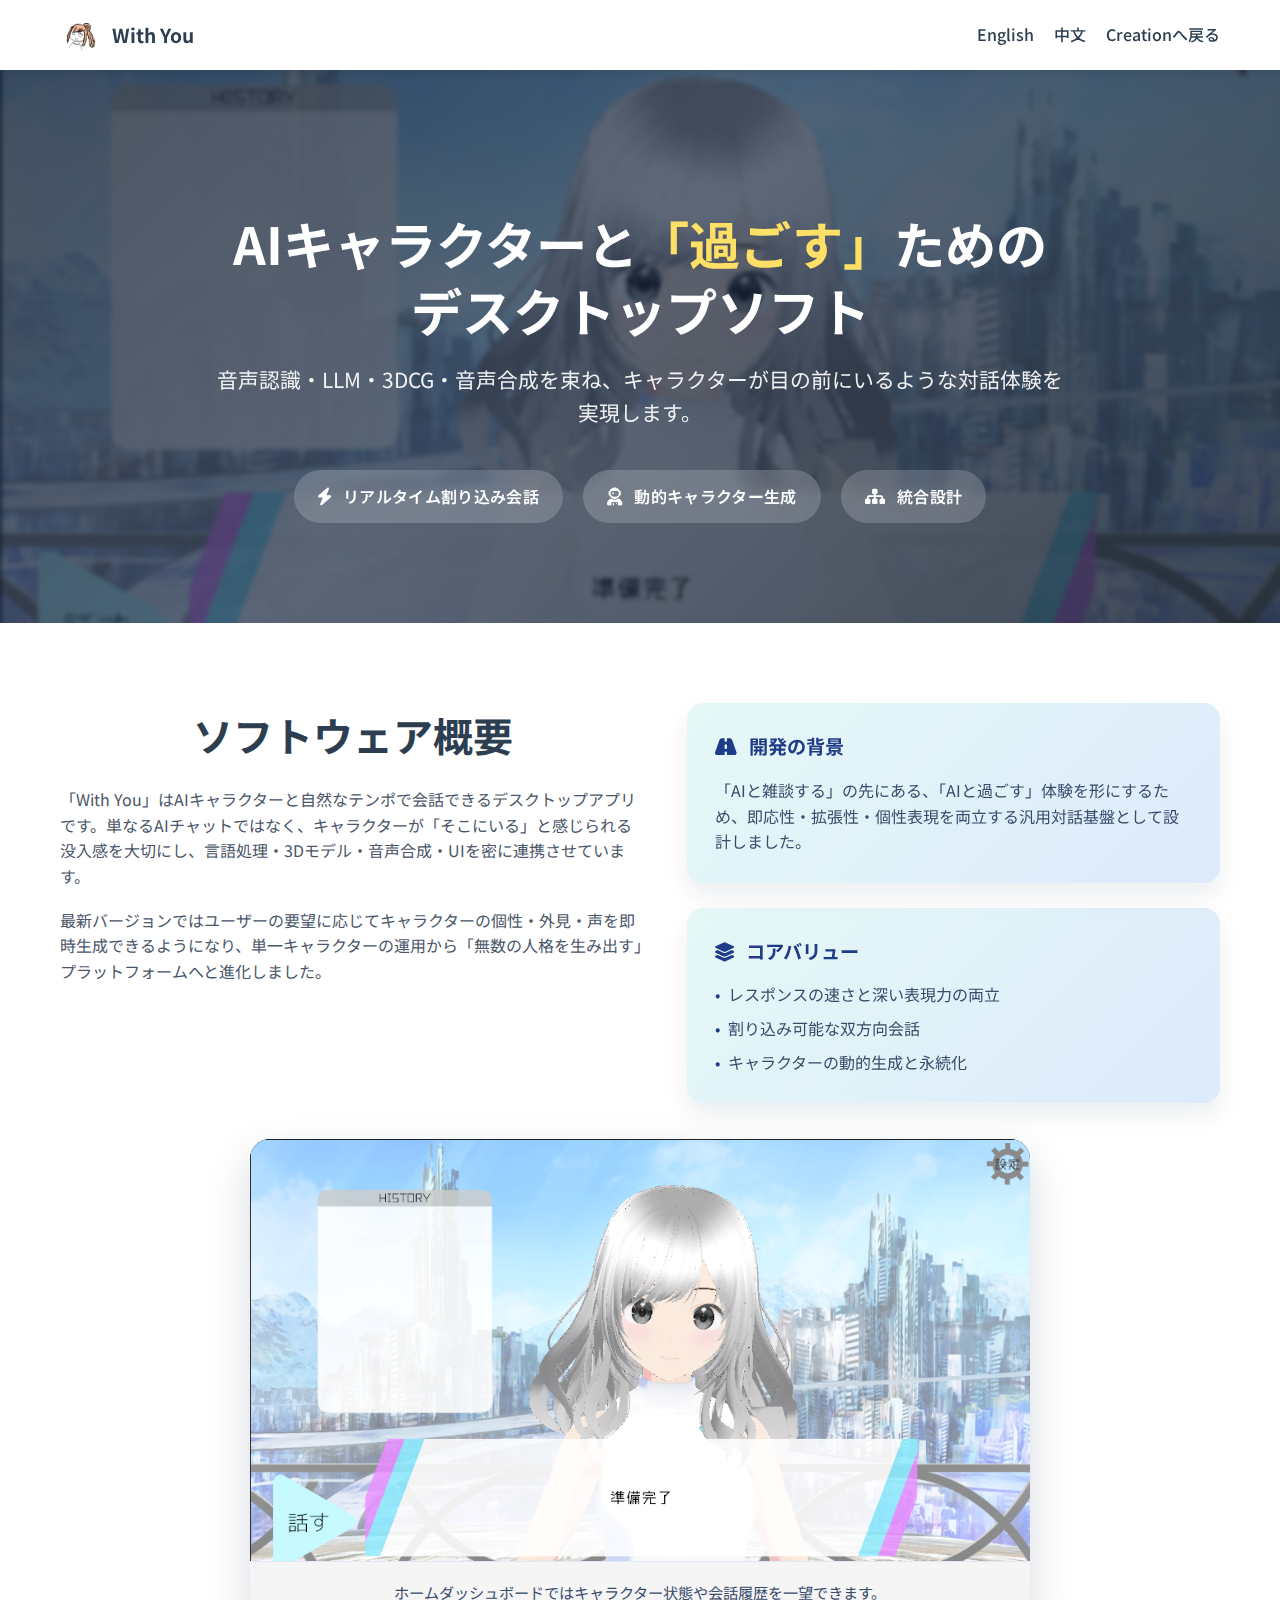
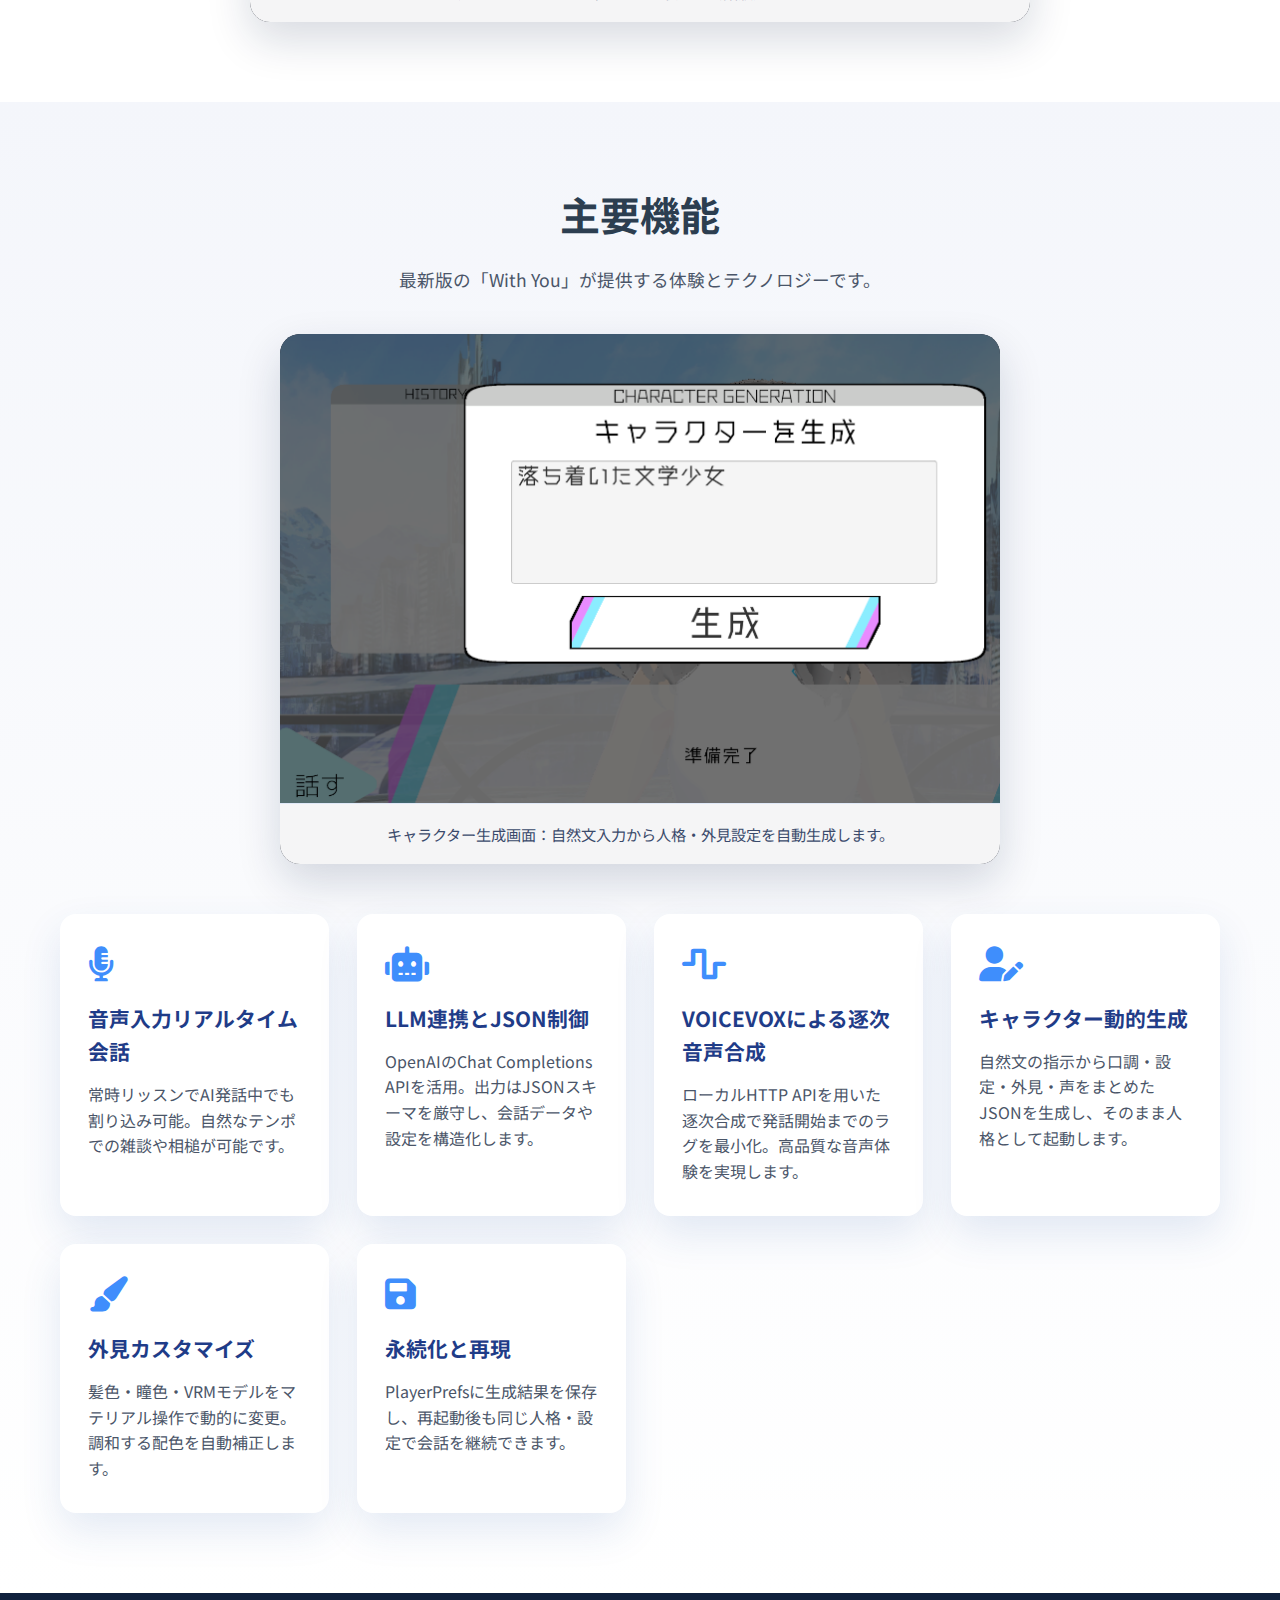
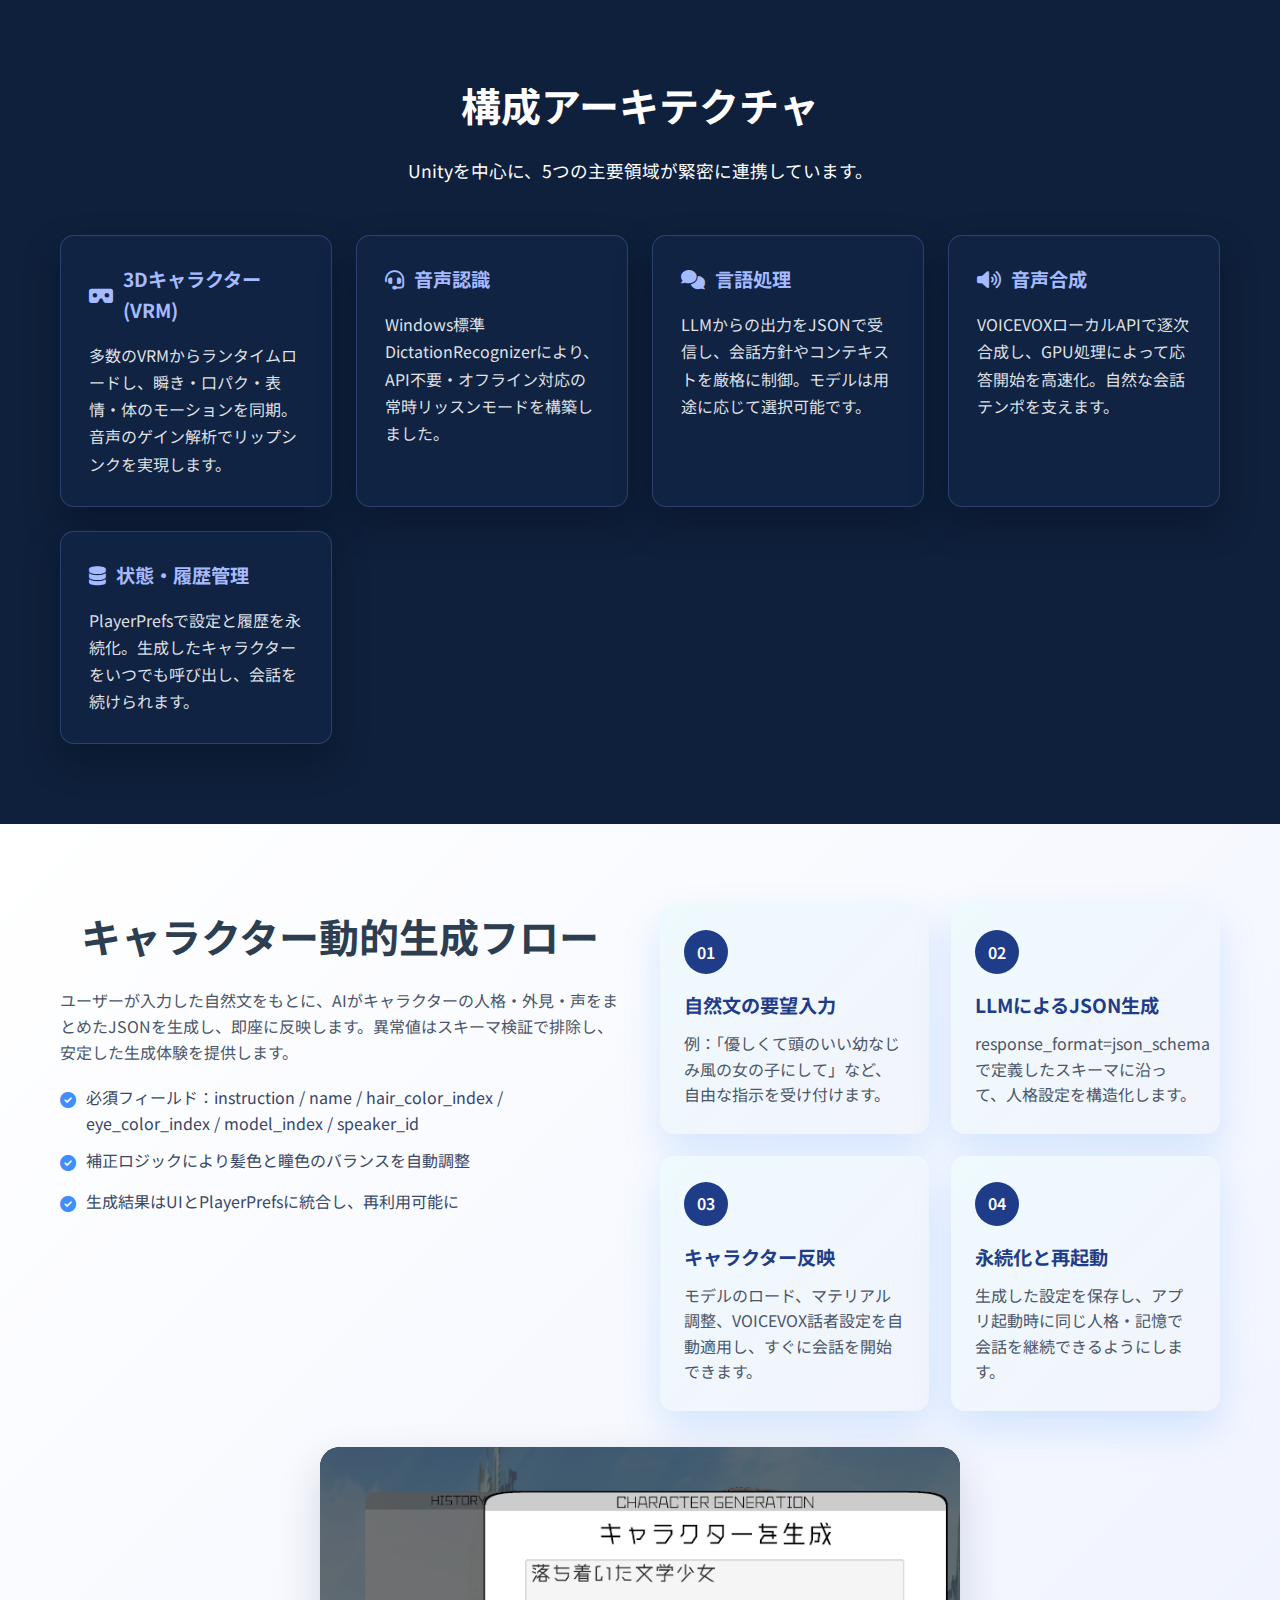
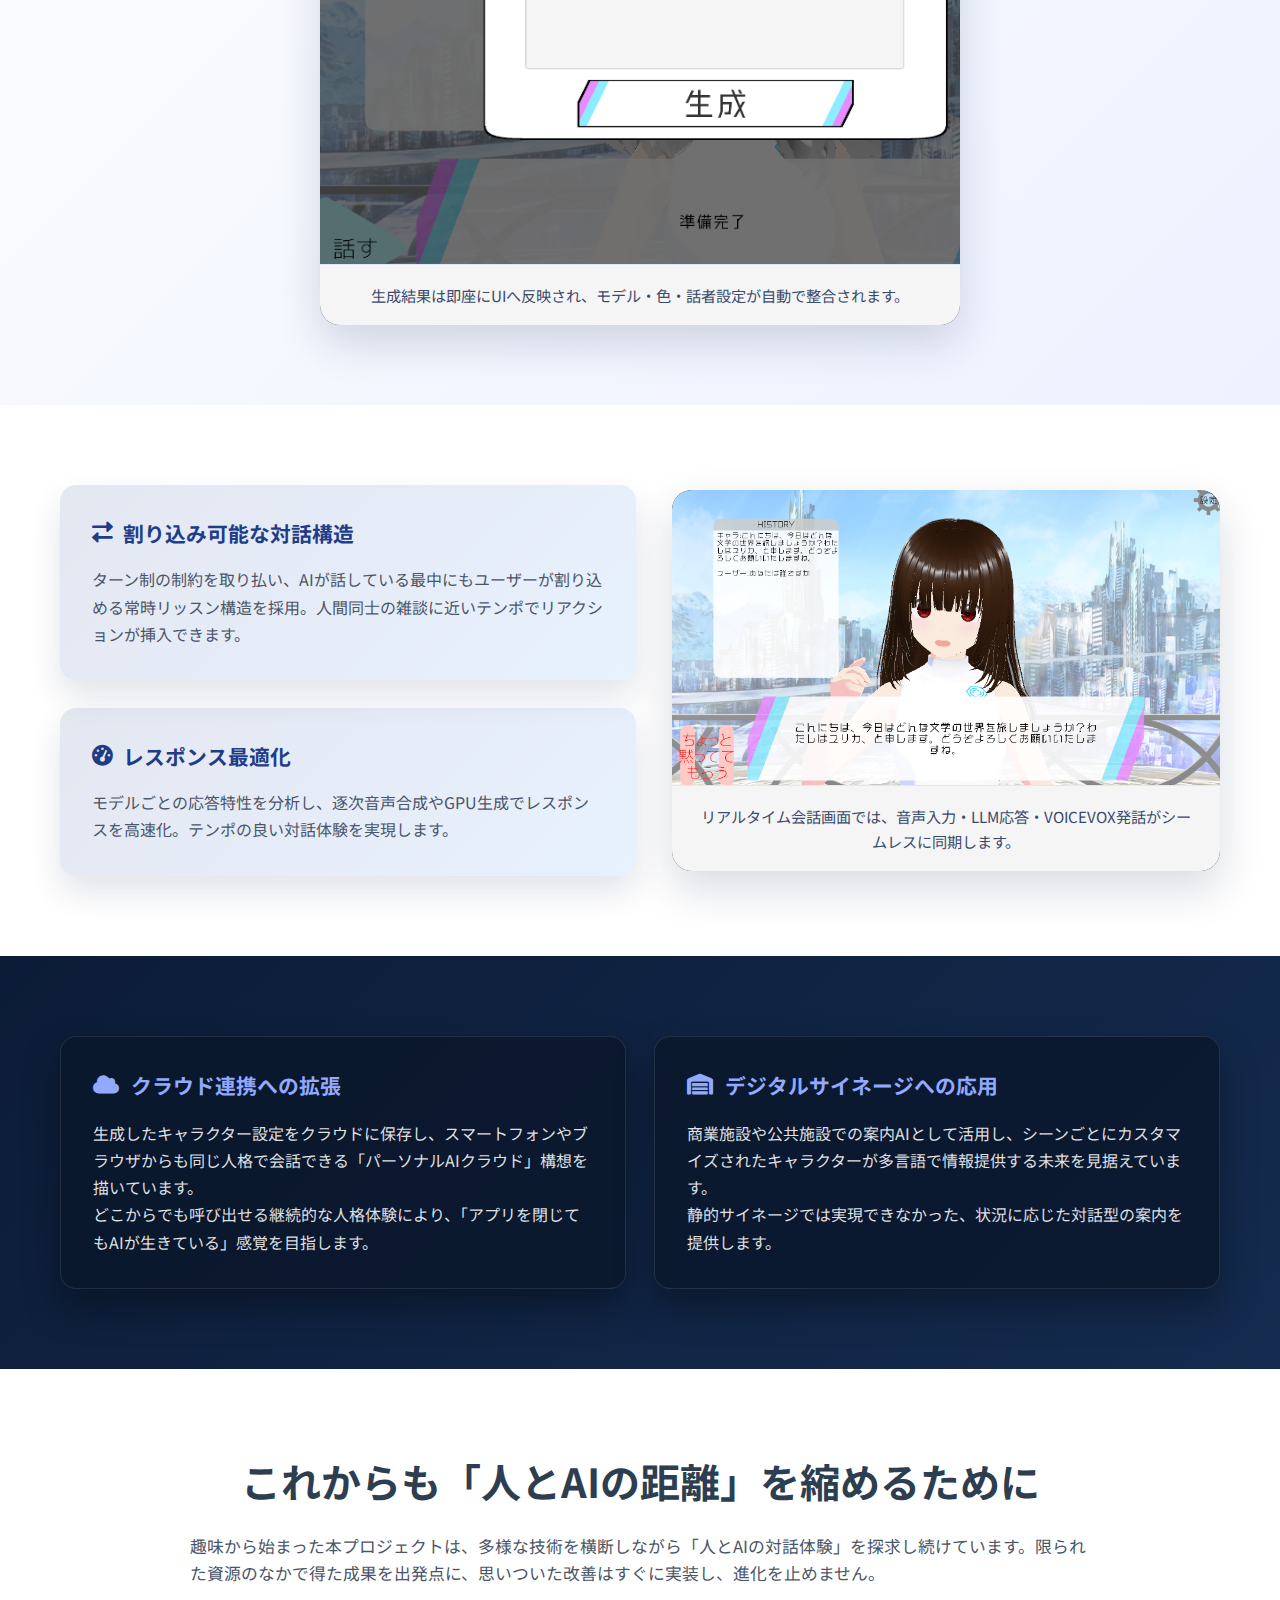
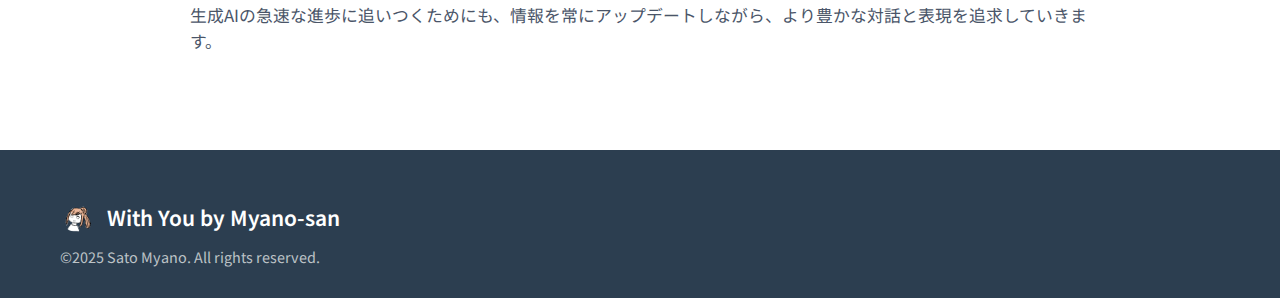
<file: withyou.html>
<!DOCTYPE html>
<html lang="ja" xmlns="http://www.w3.org/1999/xhtml">

<head>
    <meta charset="utf-8" />
    <meta name="viewport" content="width=device-width, initial-scale=1.0">
    <link rel="stylesheet" href="css/style.css">
    <link rel="stylesheet" href="css/withyou.css">
    <link rel="icon" type="image/png" href="images/icon.png">
    <link href="https://fonts.googleapis.com/css2?family=Noto+Sans+JP:wght@300;400;500;700&display=swap" rel="stylesheet">
    <link href="https://cdnjs.cloudflare.com/ajax/libs/font-awesome/6.0.0/css/all.min.css" rel="stylesheet">
    <title>With You - AIキャラクター対話・生成ソフトウェア</title>
</head>

<body>
    <!-- ナビゲーション -->
    <nav class="navbar">
        <div class="nav-container">
            <div class="nav-logo">
                <img src="images/icon.png" alt="みゃのさん Logo" class="logo-img">
                <span class="company-name">With You</span>
            </div>
            <div class="nav-right">
                <a href="withyou_en.html" class="nav-link lang-switch">English</a>
                <a href="withyou_zh.html" class="nav-link lang-switch">中文</a>
                <a href="index.html#services" class="nav-link">Creationへ戻る</a>
            </div>
        </div>
    </nav>

    <!-- ヒーロー -->
    <section class="withyou-hero">
        <div class="container">
            <div class="hero-content">
                <h1 class="hero-title">AIキャラクターと<span>「過ごす」</span>ためのデスクトップソフト</h1>
                <p class="hero-subtitle">音声認識・LLM・3DCG・音声合成を束ね、キャラクターが目の前にいるような対話体験を実現します。</p>
                <div class="hero-highlights">
                    <div class="highlight-item">
                        <i class="fas fa-bolt"></i>
                        <span>リアルタイム割り込み会話</span>
                    </div>
                    <div class="highlight-item">
                        <i class="fas fa-user-astronaut"></i>
                        <span>動的キャラクター生成</span>
                    </div>
                    <div class="highlight-item">
                        <i class="fas fa-sitemap"></i>
                        <span>統合設計</span>
                    </div>
                </div>
            </div>
        </div>
    </section>

    <main>
        <!-- 概要 -->
        <section class="section overview-section">
            <div class="container overview-grid">
                <div class="overview-content">
                    <h2 class="section-title">ソフトウェア概要</h2>
                    <p>「With You」はAIキャラクターと自然なテンポで会話できるデスクトップアプリです。単なるAIチャットではなく、キャラクターが「そこにいる」と感じられる没入感を大切にし、言語処理・3Dモデル・音声合成・UIを密に連携させています。</p>
                    <p>最新バージョンではユーザーの要望に応じてキャラクターの個性・外見・声を即時生成できるようになり、単一キャラクターの運用から「無数の人格を生み出す」プラットフォームへと進化しました。</p>
                </div>
                <div class="overview-cards">
                    <article class="info-card">
                        <h3><i class="fas fa-road"></i> 開発の背景</h3>
                        <p>「AIと雑談する」の先にある、「AIと過ごす」体験を形にするため、即応性・拡張性・個性表現を両立する汎用対話基盤として設計しました。</p>
                    </article>
                    <article class="info-card">
                        <h3><i class="fas fa-layer-group"></i> コアバリュー</h3>
                        <ul>
                            <li>レスポンスの速さと深い表現力の両立</li>
                            <li>割り込み可能な双方向会話</li>
                            <li>キャラクターの動的生成と永続化</li>
                        </ul>
                    </article>
                </div>
            </div>
            <div class="container overview-media">
                <figure class="section-image overview-image">
                    <img src="images/withyou-dashboard.png" alt="With Youのダッシュボード画面">
                    <figcaption>ホームダッシュボードではキャラクター状態や会話履歴を一望できます。</figcaption>
                </figure>
            </div>
        </section>

        <!-- 主な機能 -->
        <section class="section features-section">
            <div class="container">
                <h2 class="section-title">主要機能</h2>
                <p class="section-description">最新版の「With You」が提供する体験とテクノロジーです。</p>
                <figure class="section-image features-image">
                    <img src="images/withyou-character-setup.png" alt="With Youのキャラクター生成UI">
                    <figcaption>キャラクター生成画面：自然文入力から人格・外見設定を自動生成します。</figcaption>
                </figure>
                <div class="feature-grid">
                    <div class="feature-card">
                        <i class="fas fa-microphone-alt"></i>
                        <h3>音声入力リアルタイム会話</h3>
                        <p>常時リッスンでAI発話中でも割り込み可能。自然なテンポでの雑談や相槌が可能です。</p>
                    </div>
                    <div class="feature-card">
                        <i class="fas fa-robot"></i>
                        <h3>LLM連携とJSON制御</h3>
                        <p>OpenAIのChat Completions APIを活用。出力はJSONスキーマを厳守し、会話データや設定を構造化します。</p>
                    </div>
                    <div class="feature-card">
                        <i class="fas fa-wave-square"></i>
                        <h3>VOICEVOXによる逐次音声合成</h3>
                        <p>ローカルHTTP APIを用いた逐次合成で発話開始までのラグを最小化。高品質な音声体験を実現します。</p>
                    </div>
                    <div class="feature-card">
                        <i class="fas fa-user-edit"></i>
                        <h3>キャラクター動的生成</h3>
                        <p>自然文の指示から口調・設定・外見・声をまとめたJSONを生成し、そのまま人格として起動します。</p>
                    </div>
                    <div class="feature-card">
                        <i class="fas fa-paint-brush"></i>
                        <h3>外見カスタマイズ</h3>
                        <p>髪色・瞳色・VRMモデルをマテリアル操作で動的に変更。調和する配色を自動補正します。</p>
                    </div>
                    <div class="feature-card">
                        <i class="fas fa-save"></i>
                        <h3>永続化と再現</h3>
                        <p>PlayerPrefsに生成結果を保存し、再起動後も同じ人格・設定で会話を継続できます。</p>
                    </div>
                </div>
            </div>
        </section>

        <!-- アーキテクチャ -->
        <section class="section architecture-section">
            <div class="container">
                <h2 class="section-title">構成アーキテクチャ</h2>
                <p class="section-description">Unityを中心に、5つの主要領域が緊密に連携しています。</p>
                <div class="architecture-grid">
                    <div class="architecture-card">
                        <h3><i class="fas fa-vr-cardboard"></i> 3Dキャラクター (VRM)</h3>
                        <p>多数のVRMからランタイムロードし、瞬き・口パク・表情・体のモーションを同期。音声のゲイン解析でリップシンクを実現します。</p>
                    </div>
                    <div class="architecture-card">
                        <h3><i class="fas fa-headset"></i> 音声認識</h3>
                        <p>Windows標準DictationRecognizerにより、API不要・オフライン対応の常時リッスンモードを構築しました。</p>
                    </div>
                    <div class="architecture-card">
                        <h3><i class="fas fa-comments"></i> 言語処理</h3>
                        <p>LLMからの出力をJSONで受信し、会話方針やコンテキストを厳格に制御。モデルは用途に応じて選択可能です。</p>
                    </div>
                    <div class="architecture-card">
                        <h3><i class="fas fa-volume-up"></i> 音声合成</h3>
                        <p>VOICEVOXローカルAPIで逐次合成し、GPU処理によって応答開始を高速化。自然な会話テンポを支えます。</p>
                    </div>
                    <div class="architecture-card">
                        <h3><i class="fas fa-database"></i> 状態・履歴管理</h3>
                        <p>PlayerPrefsで設定と履歴を永続化。生成したキャラクターをいつでも呼び出し、会話を続けられます。</p>
                    </div>
                </div>
            </div>
        </section>

        <!-- キャラクター生成 -->
        <section class="section generation-section">
            <div class="container generation-container">
                <div class="generation-intro">
                    <h2 class="section-title">キャラクター動的生成フロー</h2>
                    <p>ユーザーが入力した自然文をもとに、AIがキャラクターの人格・外見・声をまとめたJSONを生成し、即座に反映します。異常値はスキーマ検証で排除し、安定した生成体験を提供します。</p>
                    <ul class="generation-points">
                        <li>必須フィールド：instruction / name / hair_color_index / eye_color_index / model_index / speaker_id</li>
                        <li>補正ロジックにより髪色と瞳色のバランスを自動調整</li>
                        <li>生成結果はUIとPlayerPrefsに統合し、再利用可能に</li>
                    </ul>
                </div>
                <div class="generation-steps">
                    <div class="step-card">
                        <span class="step-index">01</span>
                        <h3>自然文の要望入力</h3>
                        <p>例：「優しくて頭のいい幼なじみ風の女の子にして」など、自由な指示を受け付けます。</p>
                    </div>
                    <div class="step-card">
                        <span class="step-index">02</span>
                        <h3>LLMによるJSON生成</h3>
                        <p>response_format=json_schemaで定義したスキーマに沿って、人格設定を構造化します。</p>
                    </div>
                    <div class="step-card">
                        <span class="step-index">03</span>
                        <h3>キャラクター反映</h3>
                        <p>モデルのロード、マテリアル調整、VOICEVOX話者設定を自動適用し、すぐに会話を開始できます。</p>
                    </div>
                    <div class="step-card">
                        <span class="step-index">04</span>
                        <h3>永続化と再起動</h3>
                        <p>生成した設定を保存し、アプリ起動時に同じ人格・記憶で会話を継続できるようにします。</p>
                    </div>
                </div>
            </div>
            <div class="container generation-media">
                <figure class="section-image generation-image">
                    <img src="images/withyou-character-setup.png" alt="With Youの生成結果プレビュー画面">
                    <figcaption>生成結果は即座にUIへ反映され、モデル・色・話者設定が自動で整合されます。</figcaption>
                </figure>
            </div>
        </section>

        <!-- 会話フロー -->
        <section class="section conversation-section">
            <div class="container conversation-layout">
                <div class="conversation-grid">
                    <div class="conversation-card">
                        <h3><i class="fas fa-exchange-alt"></i> 割り込み可能な対話構造</h3>
                        <p>ターン制の制約を取り払い、AIが話している最中にもユーザーが割り込める常時リッスン構造を採用。人間同士の雑談に近いテンポでリアクションが挿入できます。</p>
                    </div>
                    <div class="conversation-card">
                        <h3><i class="fas fa-tachometer-alt"></i> レスポンス最適化</h3>
                        <p>モデルごとの応答特性を分析し、逐次音声合成やGPU生成でレスポンスを高速化。テンポの良い対話体験を実現します。</p>
                    </div>
                </div>
                <figure class="section-image conversation-image">
                    <img src="images/withyou-live-conversation.png" alt="With Youのリアルタイム会話画面">
                    <figcaption>リアルタイム会話画面では、音声入力・LLM応答・VOICEVOX発話がシームレスに同期します。</figcaption>
                </figure>
            </div>
        </section>

        <!-- 展望 -->
        <section class="section vision-section">
            <div class="container vision-grid">
                <div class="vision-card">
                    <h3><i class="fas fa-cloud"></i> クラウド連携への拡張</h3>
                    <p>生成したキャラクター設定をクラウドに保存し、スマートフォンやブラウザからも同じ人格で会話できる「パーソナルAIクラウド」構想を描いています。</p>
                    <p>どこからでも呼び出せる継続的な人格体験により、「アプリを閉じてもAIが生きている」感覚を目指します。</p>
                </div>
                <div class="vision-card">
                    <h3><i class="fas fa-warehouse"></i> デジタルサイネージへの応用</h3>
                    <p>商業施設や公共施設での案内AIとして活用し、シーンごとにカスタマイズされたキャラクターが多言語で情報提供する未来を見据えています。</p>
                    <p>静的サイネージでは実現できなかった、状況に応じた対話型の案内を提供します。</p>
                </div>
            </div>
        </section>

        <!-- 結論 -->
        <section class="section closing-section">
            <div class="container closing-content">
                <h2 class="section-title">これからも「人とAIの距離」を縮めるために</h2>
                <p>趣味から始まった本プロジェクトは、多様な技術を横断しながら「人とAIの対話体験」を探求し続けています。限られた資源のなかで得た成果を出発点に、思いついた改善はすぐに実装し、進化を止めません。</p>
                <p>生成AIの急速な進歩に追いつくためにも、情報を常にアップデートしながら、より豊かな対話と表現を追求していきます。</p>
            </div>
        </section>
    </main>

    <!-- フッター -->
    <footer class="footer">
        <div class="container">
            <div class="footer-content">
                <div class="footer-info">
                    <div class="footer-logo">
                        <img src="images/icon.png" alt="みゃのさん Logo" class="footer-logo-img">
                        <span class="footer-company-name">With You by Myano-san</span>
                    </div>
                    <p class="footer-copyright">&copy;2025 Sato Myano. All rights reserved.</p>
                </div>
            </div>
        </div>
    </footer>

    <script src="js/main.js"></script>
</body>

</html>
</file>
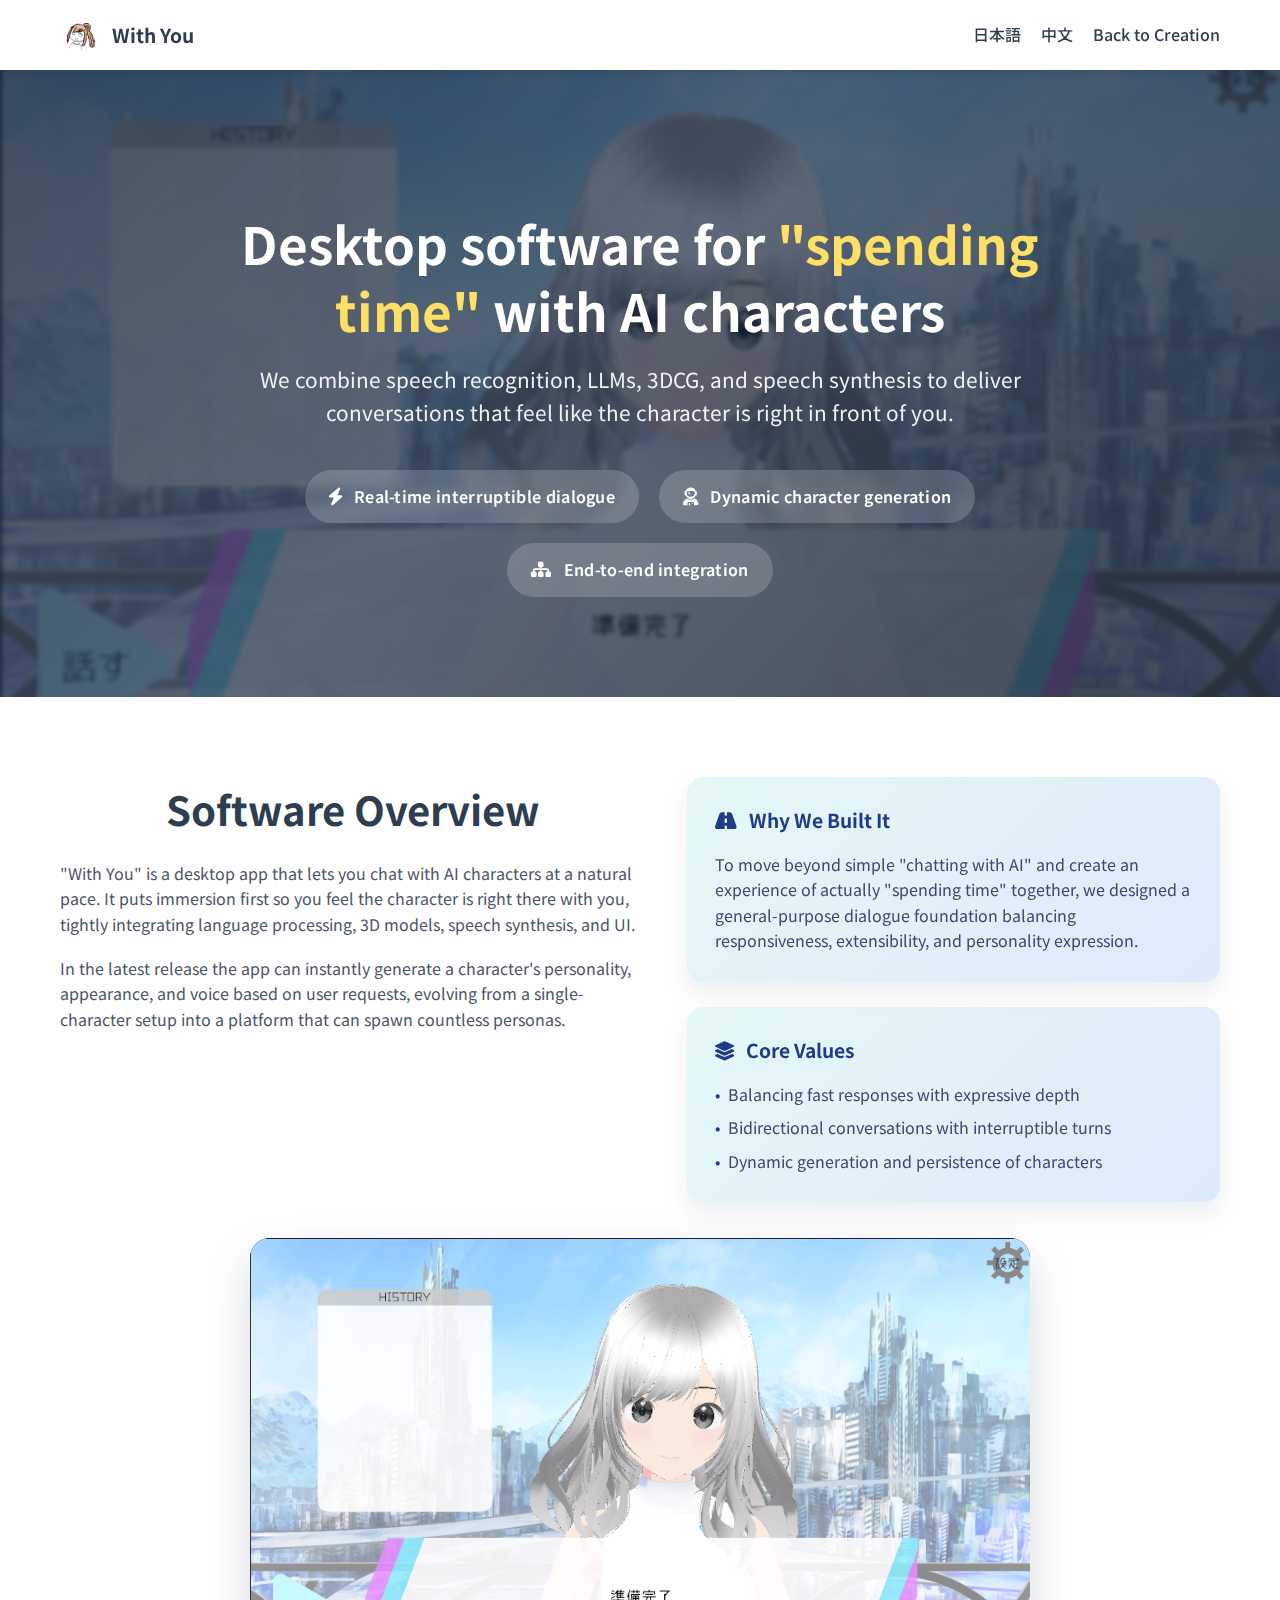
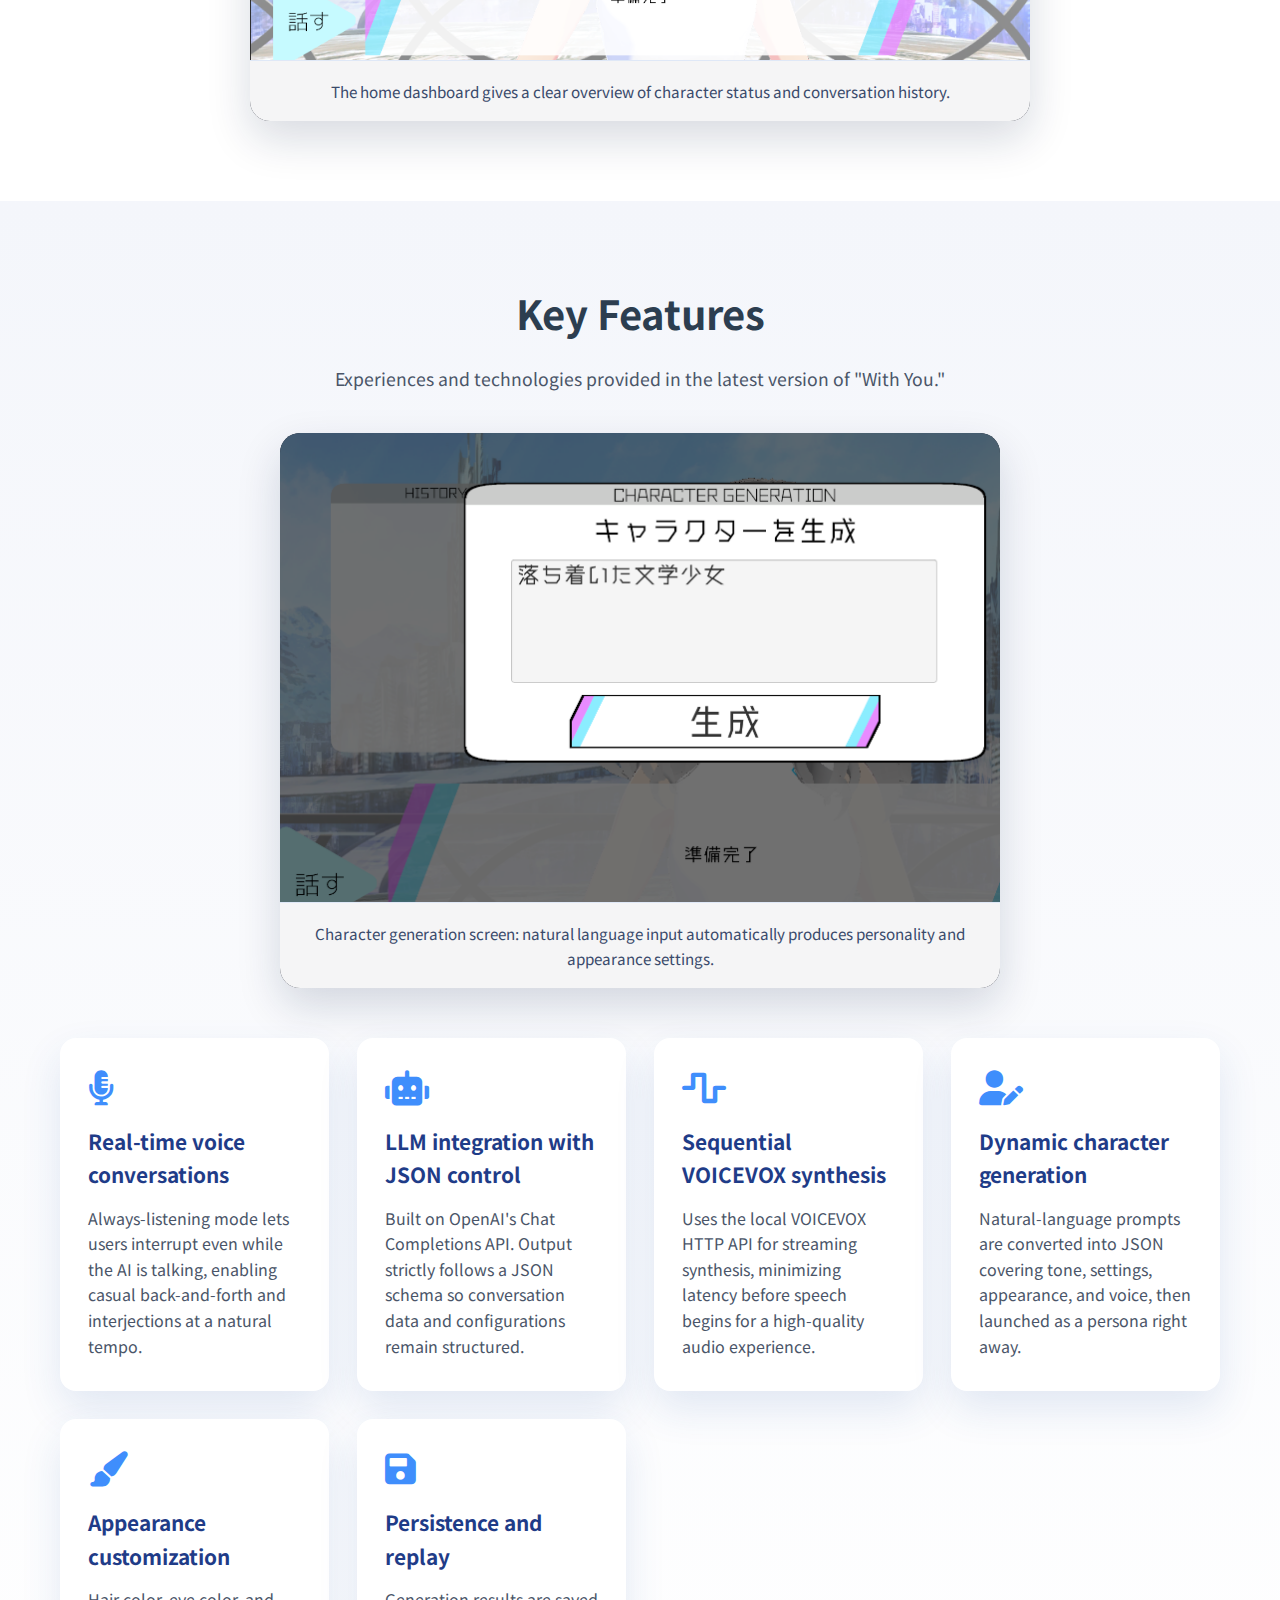
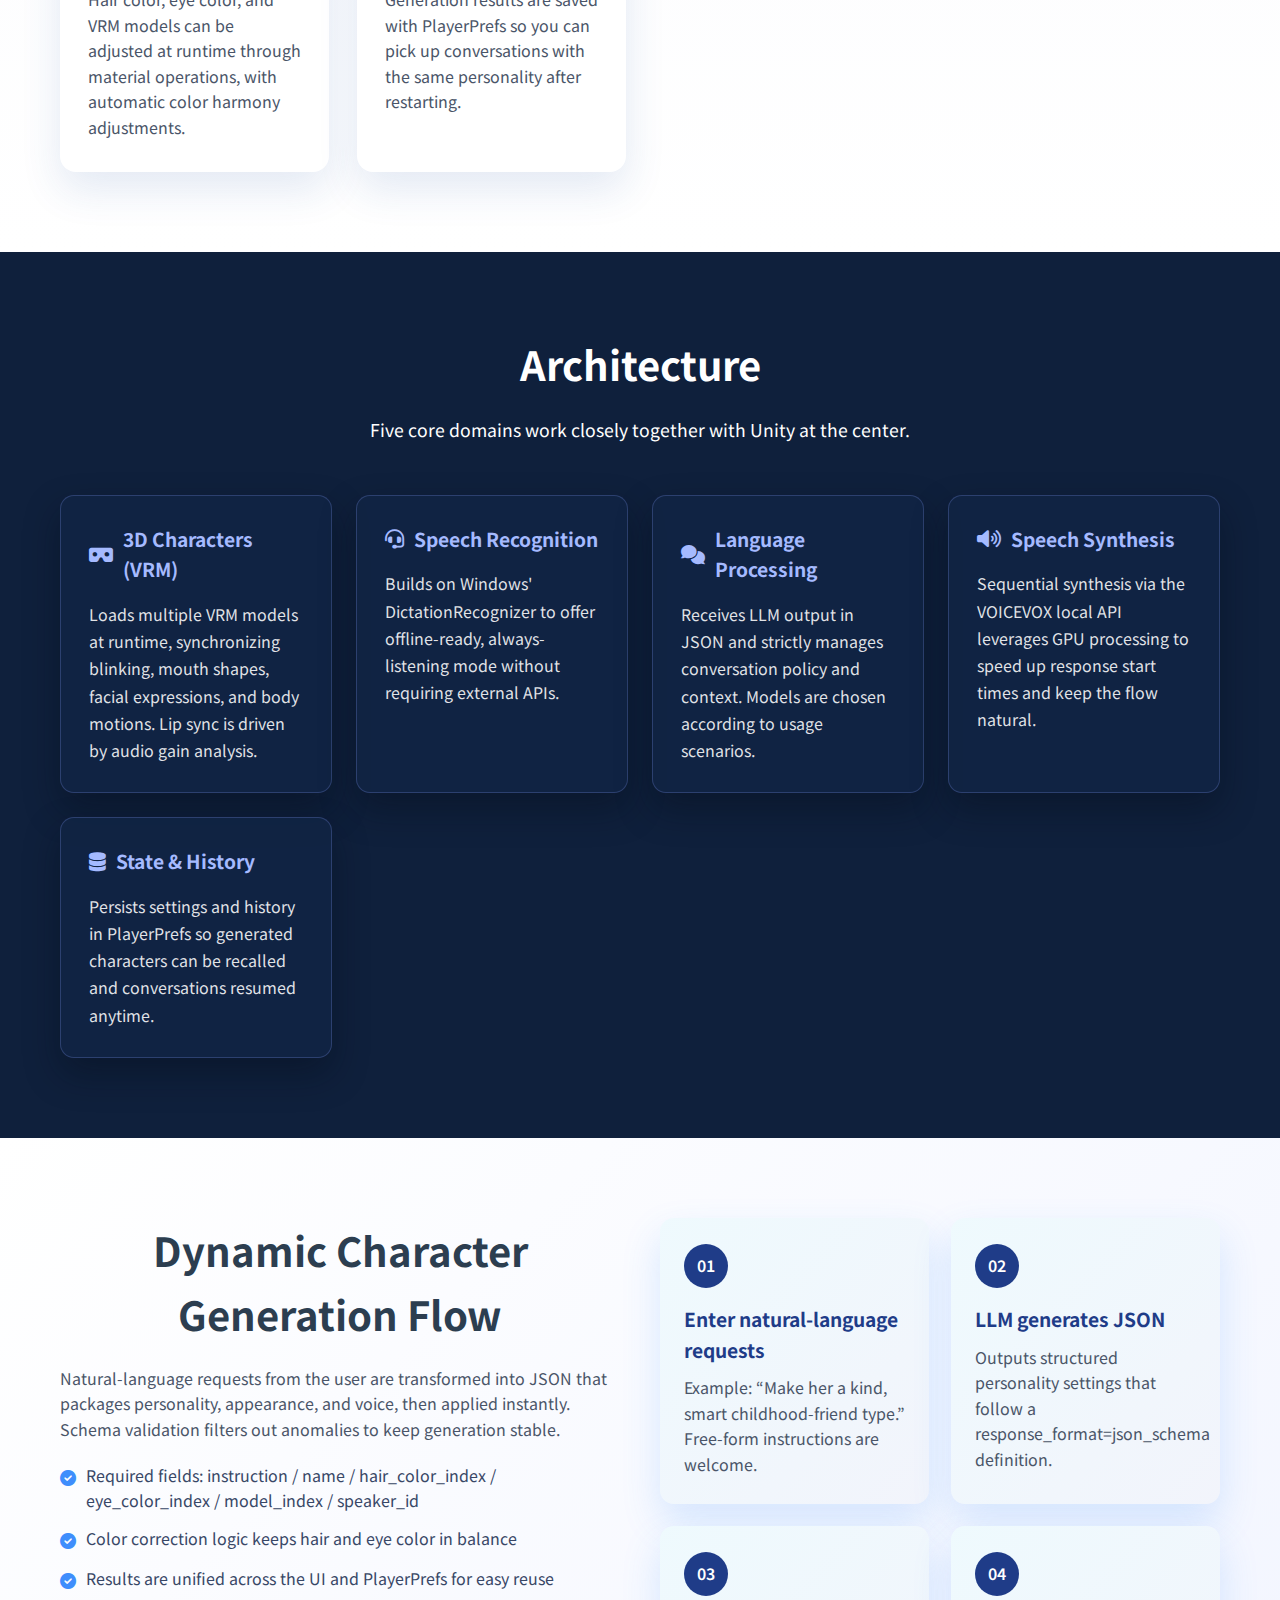
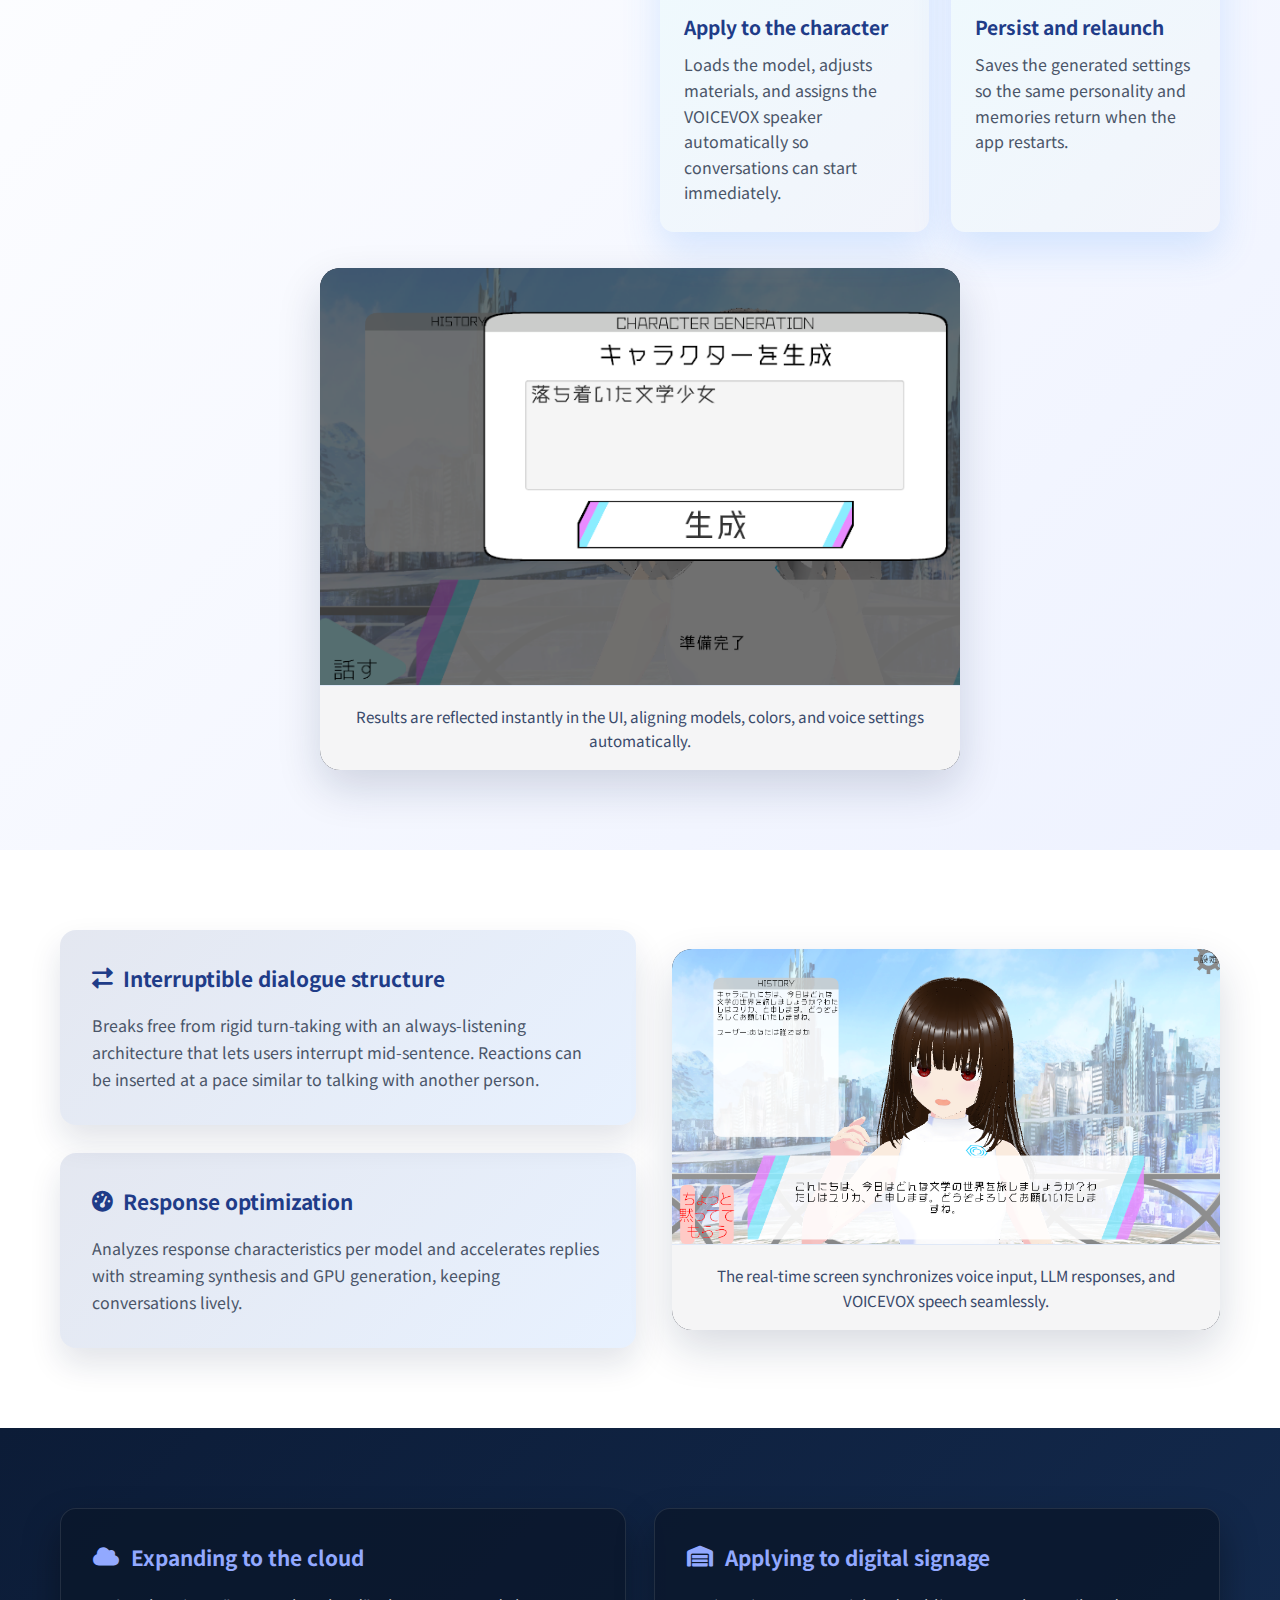
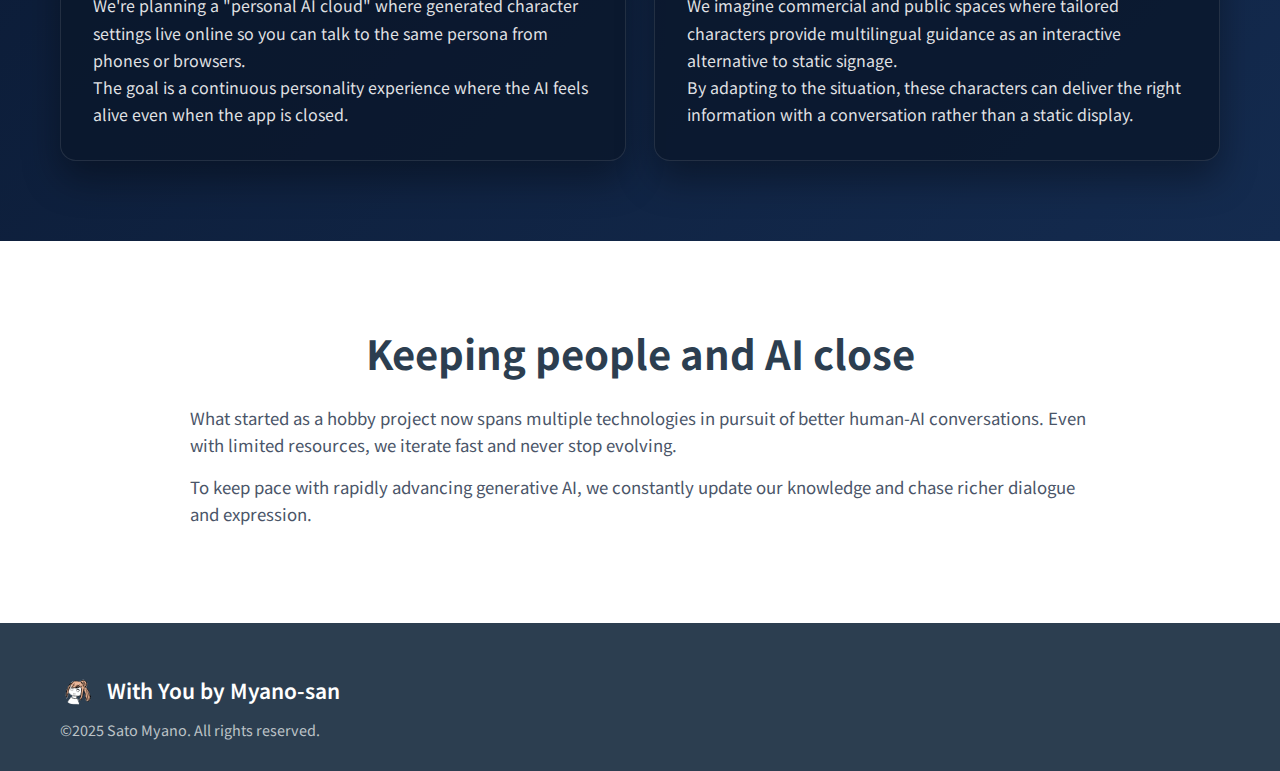
<file: withyou_en.html>
<!DOCTYPE html>
<html lang="en" xmlns="http://www.w3.org/1999/xhtml">

<head>
    <meta charset="utf-8" />
    <meta name="viewport" content="width=device-width, initial-scale=1.0">
    <link rel="stylesheet" href="css/style.css">
    <link rel="stylesheet" href="css/withyou.css">
    <link rel="icon" type="image/png" href="images/icon.png">
    <link href="https://fonts.googleapis.com/css2?family=Noto+Sans+JP:wght@300;400;500;700&display=swap" rel="stylesheet">
    <link href="https://cdnjs.cloudflare.com/ajax/libs/font-awesome/6.0.0/css/all.min.css" rel="stylesheet">
    <title>With You - AI Character Interaction & Generation Software</title>
</head>

<body>
    <!-- Navigation -->
    <nav class="navbar">
        <div class="nav-container">
            <div class="nav-logo">
                <img src="images/icon.png" alt="With You Logo" class="logo-img">
                <span class="company-name">With You</span>
            </div>
            <div class="nav-right">
                <a href="withyou.html" class="nav-link lang-switch">日本語</a>
                <a href="withyou_zh.html" class="nav-link lang-switch">中文</a>
                <a href="index_en.html#services" class="nav-link">Back to Creation</a>
            </div>
        </div>
    </nav>

    <!-- Hero -->
    <section class="withyou-hero">
        <div class="container">
            <div class="hero-content">
                <h1 class="hero-title">Desktop software for <span>"spending time"</span> with AI characters</h1>
                <p class="hero-subtitle">We combine speech recognition, LLMs, 3DCG, and speech synthesis to deliver conversations that feel like the character is right in front of you.</p>
                <div class="hero-highlights">
                    <div class="highlight-item">
                        <i class="fas fa-bolt"></i>
                        <span>Real-time interruptible dialogue</span>
                    </div>
                    <div class="highlight-item">
                        <i class="fas fa-user-astronaut"></i>
                        <span>Dynamic character generation</span>
                    </div>
                    <div class="highlight-item">
                        <i class="fas fa-sitemap"></i>
                        <span>End-to-end integration</span>
                    </div>
                </div>
            </div>
        </div>
    </section>

    <main>
        <!-- Overview -->
        <section class="section overview-section">
            <div class="container overview-grid">
                <div class="overview-content">
                    <h2 class="section-title">Software Overview</h2>
                    <p>"With You" is a desktop app that lets you chat with AI characters at a natural pace. It puts immersion first so you feel the character is right there with you, tightly integrating language processing, 3D models, speech synthesis, and UI.</p>
                    <p>In the latest release the app can instantly generate a character's personality, appearance, and voice based on user requests, evolving from a single-character setup into a platform that can spawn countless personas.</p>
                </div>
                <div class="overview-cards">
                    <article class="info-card">
                        <h3><i class="fas fa-road"></i> Why We Built It</h3>
                        <p>To move beyond simple "chatting with AI" and create an experience of actually "spending time" together, we designed a general-purpose dialogue foundation balancing responsiveness, extensibility, and personality expression.</p>
                    </article>
                    <article class="info-card">
                        <h3><i class="fas fa-layer-group"></i> Core Values</h3>
                        <ul>
                            <li>Balancing fast responses with expressive depth</li>
                            <li>Bidirectional conversations with interruptible turns</li>
                            <li>Dynamic generation and persistence of characters</li>
                        </ul>
                    </article>
                </div>
            </div>
            <div class="container overview-media">
                <figure class="section-image overview-image">
                    <img src="images/withyou-dashboard.png" alt="With You dashboard">
                    <figcaption>The home dashboard gives a clear overview of character status and conversation history.</figcaption>
                </figure>
            </div>
        </section>

        <!-- Features -->
        <section class="section features-section">
            <div class="container">
                <h2 class="section-title">Key Features</h2>
                <p class="section-description">Experiences and technologies provided in the latest version of "With You."</p>
                <figure class="section-image features-image">
                    <img src="images/withyou-character-setup.png" alt="With You character generation UI">
                    <figcaption>Character generation screen: natural language input automatically produces personality and appearance settings.</figcaption>
                </figure>
                <div class="feature-grid">
                    <div class="feature-card">
                        <i class="fas fa-microphone-alt"></i>
                        <h3>Real-time voice conversations</h3>
                        <p>Always-listening mode lets users interrupt even while the AI is talking, enabling casual back-and-forth and interjections at a natural tempo.</p>
                    </div>
                    <div class="feature-card">
                        <i class="fas fa-robot"></i>
                        <h3>LLM integration with JSON control</h3>
                        <p>Built on OpenAI's Chat Completions API. Output strictly follows a JSON schema so conversation data and configurations remain structured.</p>
                    </div>
                    <div class="feature-card">
                        <i class="fas fa-wave-square"></i>
                        <h3>Sequential VOICEVOX synthesis</h3>
                        <p>Uses the local VOICEVOX HTTP API for streaming synthesis, minimizing latency before speech begins for a high-quality audio experience.</p>
                    </div>
                    <div class="feature-card">
                        <i class="fas fa-user-edit"></i>
                        <h3>Dynamic character generation</h3>
                        <p>Natural-language prompts are converted into JSON covering tone, settings, appearance, and voice, then launched as a persona right away.</p>
                    </div>
                    <div class="feature-card">
                        <i class="fas fa-paint-brush"></i>
                        <h3>Appearance customization</h3>
                        <p>Hair color, eye color, and VRM models can be adjusted at runtime through material operations, with automatic color harmony adjustments.</p>
                    </div>
                    <div class="feature-card">
                        <i class="fas fa-save"></i>
                        <h3>Persistence and replay</h3>
                        <p>Generation results are saved with PlayerPrefs so you can pick up conversations with the same personality after restarting.</p>
                    </div>
                </div>
            </div>
        </section>

        <!-- Architecture -->
        <section class="section architecture-section">
            <div class="container">
                <h2 class="section-title">Architecture</h2>
                <p class="section-description">Five core domains work closely together with Unity at the center.</p>
                <div class="architecture-grid">
                    <div class="architecture-card">
                        <h3><i class="fas fa-vr-cardboard"></i> 3D Characters (VRM)</h3>
                        <p>Loads multiple VRM models at runtime, synchronizing blinking, mouth shapes, facial expressions, and body motions. Lip sync is driven by audio gain analysis.</p>
                    </div>
                    <div class="architecture-card">
                        <h3><i class="fas fa-headset"></i> Speech Recognition</h3>
                        <p>Builds on Windows' DictationRecognizer to offer offline-ready, always-listening mode without requiring external APIs.</p>
                    </div>
                    <div class="architecture-card">
                        <h3><i class="fas fa-comments"></i> Language Processing</h3>
                        <p>Receives LLM output in JSON and strictly manages conversation policy and context. Models are chosen according to usage scenarios.</p>
                    </div>
                    <div class="architecture-card">
                        <h3><i class="fas fa-volume-up"></i> Speech Synthesis</h3>
                        <p>Sequential synthesis via the VOICEVOX local API leverages GPU processing to speed up response start times and keep the flow natural.</p>
                    </div>
                    <div class="architecture-card">
                        <h3><i class="fas fa-database"></i> State & History</h3>
                        <p>Persists settings and history in PlayerPrefs so generated characters can be recalled and conversations resumed anytime.</p>
                    </div>
                </div>
            </div>
        </section>

        <!-- Generation Flow -->
        <section class="section generation-section">
            <div class="container generation-container">
                <div class="generation-intro">
                    <h2 class="section-title">Dynamic Character Generation Flow</h2>
                    <p>Natural-language requests from the user are transformed into JSON that packages personality, appearance, and voice, then applied instantly. Schema validation filters out anomalies to keep generation stable.</p>
                    <ul class="generation-points">
                        <li>Required fields: instruction / name / hair_color_index / eye_color_index / model_index / speaker_id</li>
                        <li>Color correction logic keeps hair and eye color in balance</li>
                        <li>Results are unified across the UI and PlayerPrefs for easy reuse</li>
                    </ul>
                </div>
                <div class="generation-steps">
                    <div class="step-card">
                        <span class="step-index">01</span>
                        <h3>Enter natural-language requests</h3>
                        <p>Example: “Make her a kind, smart childhood-friend type.” Free-form instructions are welcome.</p>
                    </div>
                    <div class="step-card">
                        <span class="step-index">02</span>
                        <h3>LLM generates JSON</h3>
                        <p>Outputs structured personality settings that follow a response_format=json_schema definition.</p>
                    </div>
                    <div class="step-card">
                        <span class="step-index">03</span>
                        <h3>Apply to the character</h3>
                        <p>Loads the model, adjusts materials, and assigns the VOICEVOX speaker automatically so conversations can start immediately.</p>
                    </div>
                    <div class="step-card">
                        <span class="step-index">04</span>
                        <h3>Persist and relaunch</h3>
                        <p>Saves the generated settings so the same personality and memories return when the app restarts.</p>
                    </div>
                </div>
            </div>
            <div class="container generation-media">
                <figure class="section-image generation-image">
                    <img src="images/withyou-character-setup.png" alt="With You generation preview">
                    <figcaption>Results are reflected instantly in the UI, aligning models, colors, and voice settings automatically.</figcaption>
                </figure>
            </div>
        </section>

        <!-- Conversation Flow -->
        <section class="section conversation-section">
            <div class="container conversation-layout">
                <div class="conversation-grid">
                    <div class="conversation-card">
                        <h3><i class="fas fa-exchange-alt"></i> Interruptible dialogue structure</h3>
                        <p>Breaks free from rigid turn-taking with an always-listening architecture that lets users interrupt mid-sentence. Reactions can be inserted at a pace similar to talking with another person.</p>
                    </div>
                    <div class="conversation-card">
                        <h3><i class="fas fa-tachometer-alt"></i> Response optimization</h3>
                        <p>Analyzes response characteristics per model and accelerates replies with streaming synthesis and GPU generation, keeping conversations lively.</p>
                    </div>
                </div>
                <figure class="section-image conversation-image">
                    <img src="images/withyou-live-conversation.png" alt="With You real-time conversation screen">
                    <figcaption>The real-time screen synchronizes voice input, LLM responses, and VOICEVOX speech seamlessly.</figcaption>
                </figure>
            </div>
        </section>

        <!-- Vision -->
        <section class="section vision-section">
            <div class="container vision-grid">
                <div class="vision-card">
                    <h3><i class="fas fa-cloud"></i> Expanding to the cloud</h3>
                    <p>We're planning a "personal AI cloud" where generated character settings live online so you can talk to the same persona from phones or browsers.</p>
                    <p>The goal is a continuous personality experience where the AI feels alive even when the app is closed.</p>
                </div>
                <div class="vision-card">
                    <h3><i class="fas fa-warehouse"></i> Applying to digital signage</h3>
                    <p>We imagine commercial and public spaces where tailored characters provide multilingual guidance as an interactive alternative to static signage.</p>
                    <p>By adapting to the situation, these characters can deliver the right information with a conversation rather than a static display.</p>
                </div>
            </div>
        </section>

        <!-- Closing -->
        <section class="section closing-section">
            <div class="container closing-content">
                <h2 class="section-title">Keeping people and AI close</h2>
                <p>What started as a hobby project now spans multiple technologies in pursuit of better human-AI conversations. Even with limited resources, we iterate fast and never stop evolving.</p>
                <p>To keep pace with rapidly advancing generative AI, we constantly update our knowledge and chase richer dialogue and expression.</p>
            </div>
        </section>
    </main>

    <!-- Footer -->
    <footer class="footer">
        <div class="container">
            <div class="footer-content">
                <div class="footer-info">
                    <div class="footer-logo">
                        <img src="images/icon.png" alt="With You Logo" class="footer-logo-img">
                        <span class="footer-company-name">With You by Myano-san</span>
                    </div>
                    <p class="footer-copyright">&copy;2025 Sato Myano. All rights reserved.</p>
                </div>
            </div>
        </div>
    </footer>

    <script src="js/main.js"></script>
</body>

</html>
</file>
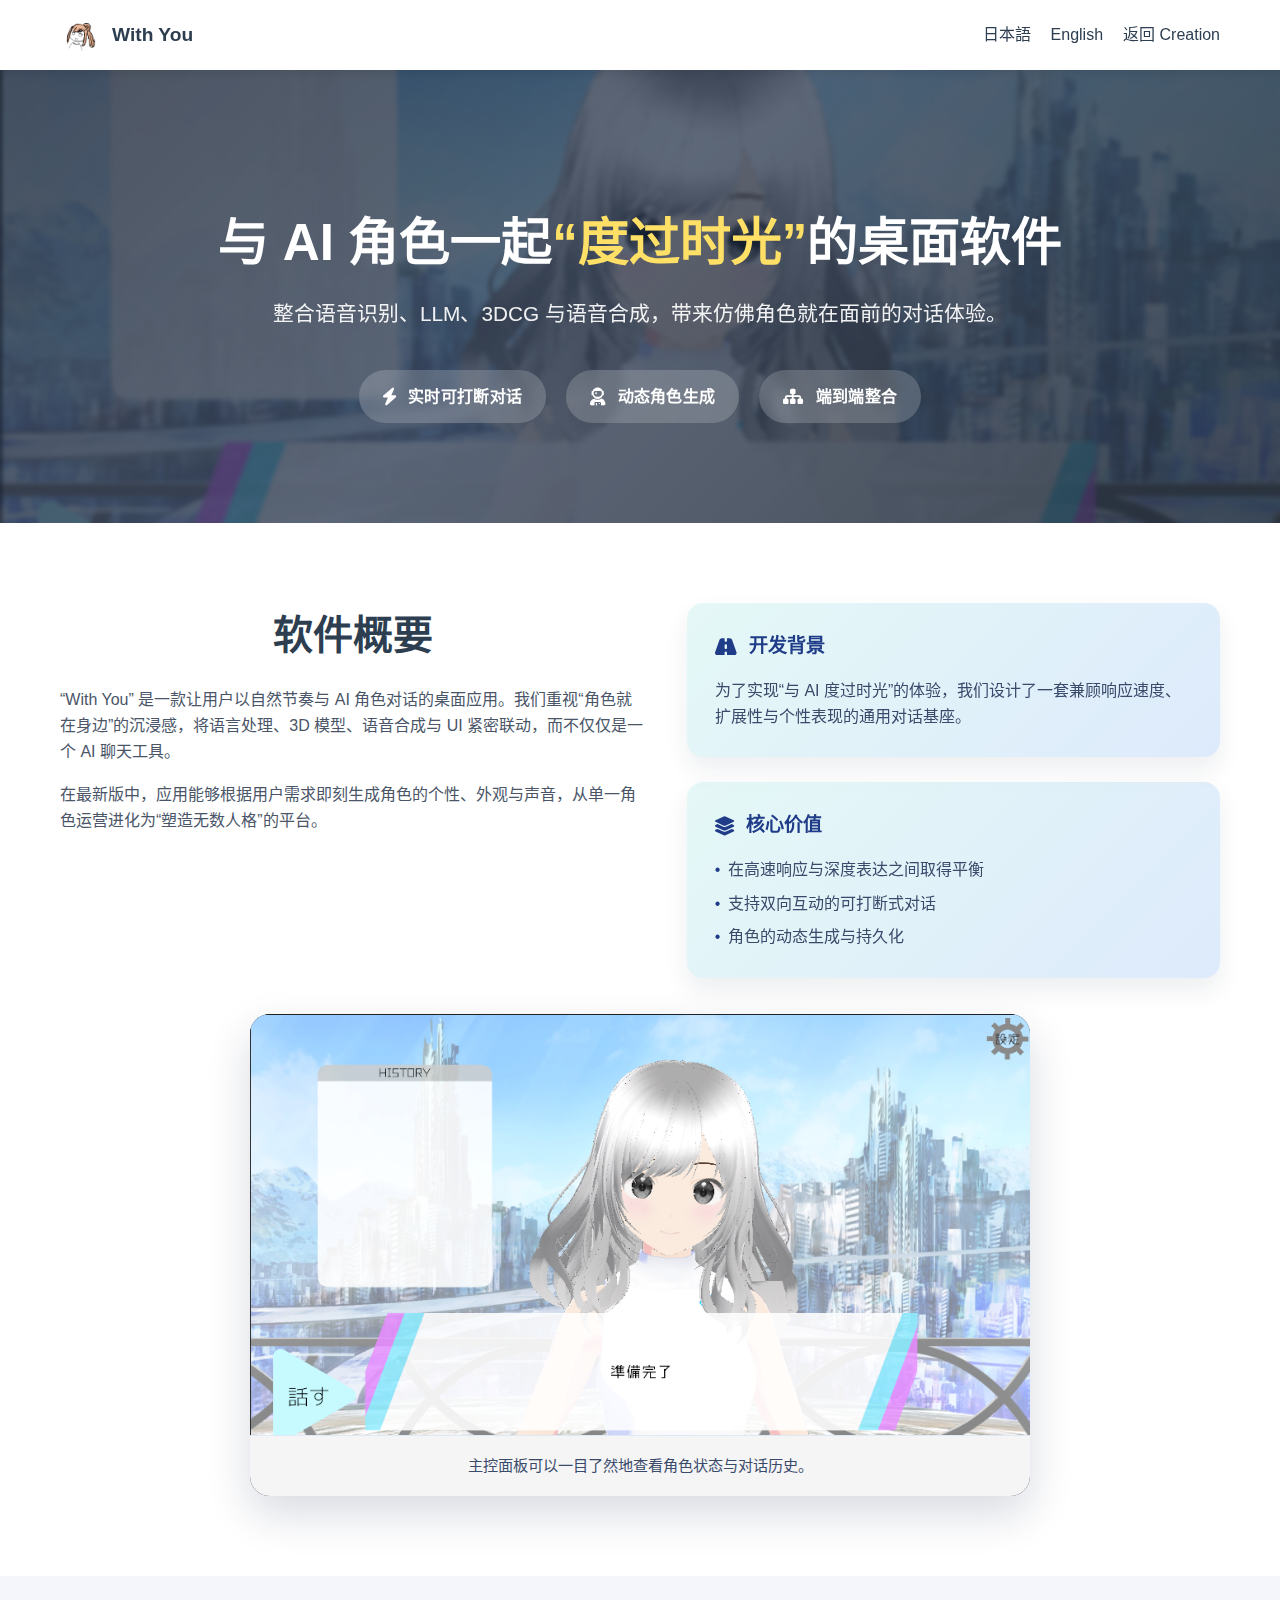
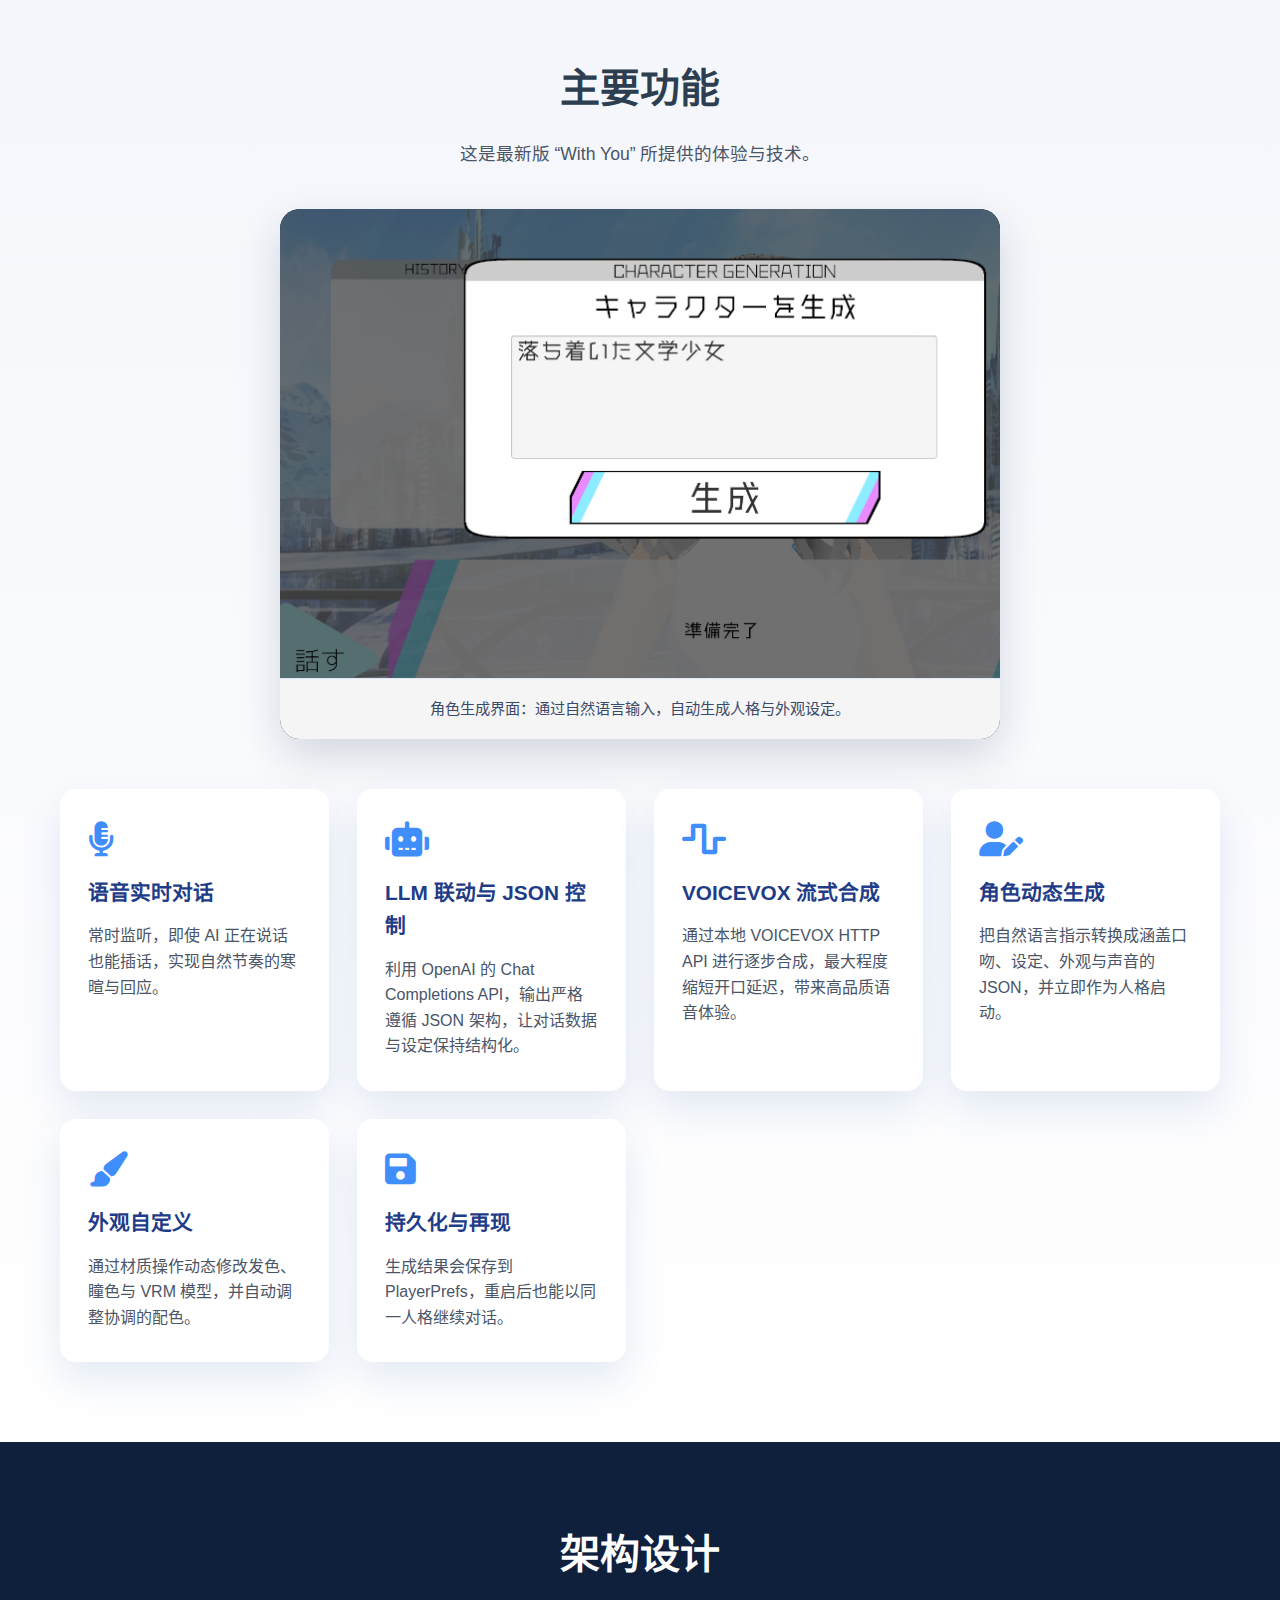
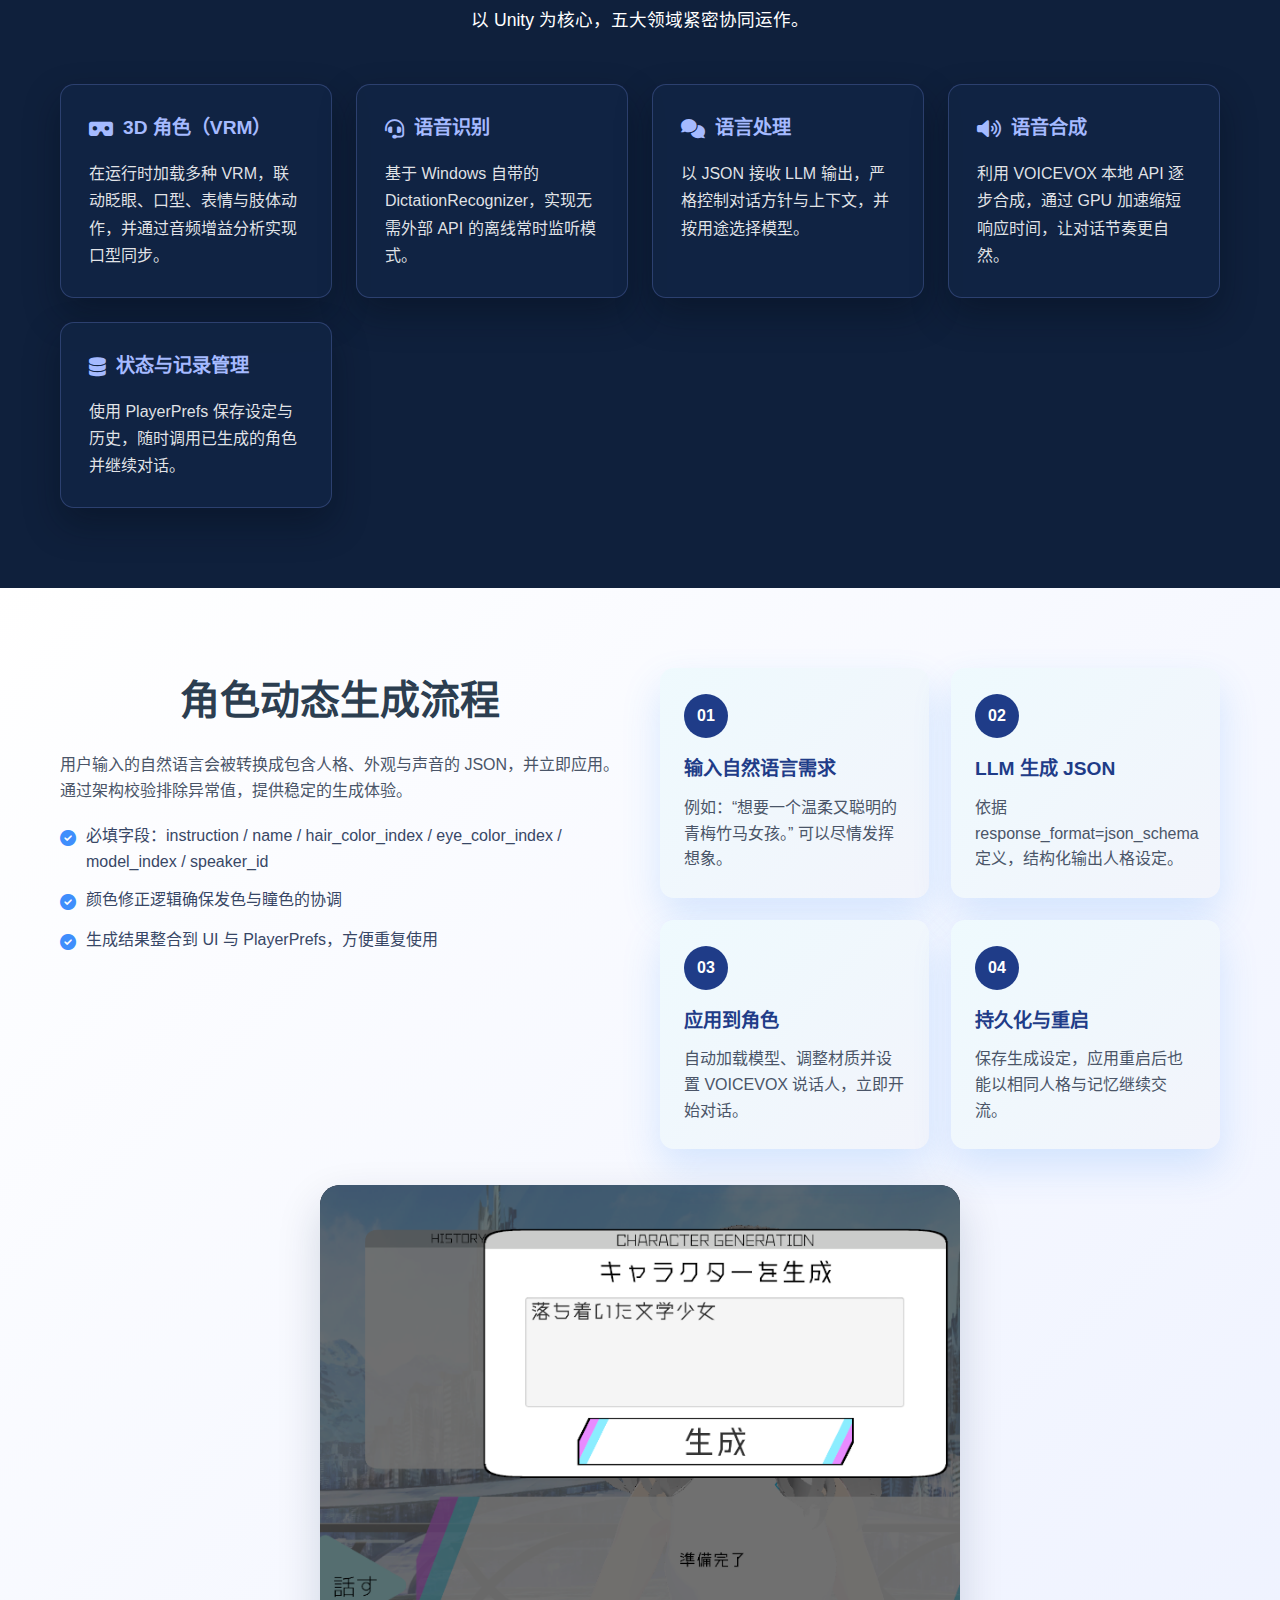
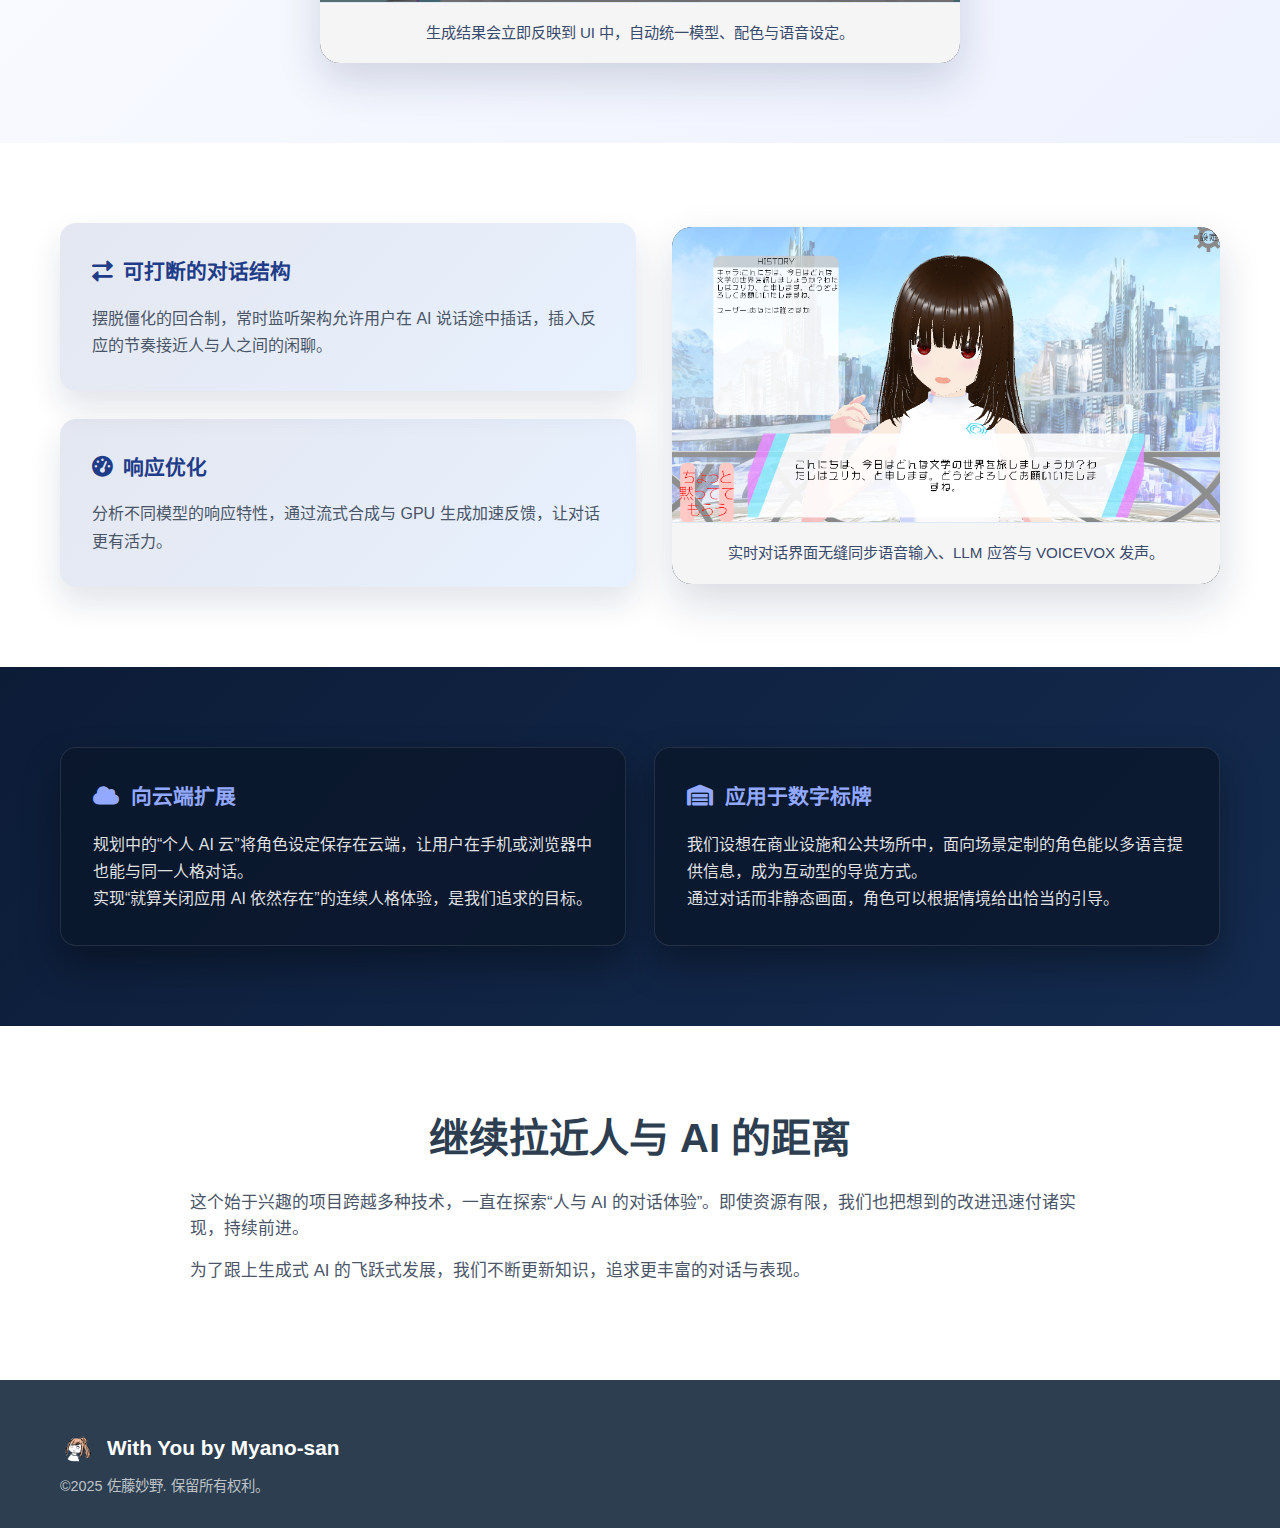
<file: withyou_zh.html>
<!DOCTYPE html>
<html lang="zh-CN" xmlns="http://www.w3.org/1999/xhtml">

<head>
    <meta charset="utf-8" />
    <meta name="viewport" content="width=device-width, initial-scale=1.0">
    <link rel="stylesheet" href="css/style.css">
    <link rel="stylesheet" href="css/withyou.css">
    <link rel="icon" type="image/png" href="images/icon.png">
    <link href="https://fonts.googleapis.com/css2?family=Noto+Sans+SC:wght@300;400;500;700&display=swap" rel="stylesheet">
    <link href="https://cdnjs.cloudflare.com/ajax/libs/font-awesome/6.0.0/css/all.min.css" rel="stylesheet">
    <title>With You - AI 角色对话与生成软件</title>
</head>

<body>
    <!-- 导航 -->
    <nav class="navbar">
        <div class="nav-container">
            <div class="nav-logo">
                <img src="images/icon.png" alt="With You Logo" class="logo-img">
                <span class="company-name">With You</span>
            </div>
            <div class="nav-right">
                <a href="withyou.html" class="nav-link lang-switch">日本語</a>
                <a href="withyou_en.html" class="nav-link lang-switch">English</a>
                <a href="index_zh.html#services" class="nav-link">返回 Creation</a>
            </div>
        </div>
    </nav>

    <!-- 头图 -->
    <section class="withyou-hero">
        <div class="container">
            <div class="hero-content">
                <h1 class="hero-title">与 AI 角色一起<span>“度过时光”</span>的桌面软件</h1>
                <p class="hero-subtitle">整合语音识别、LLM、3DCG 与语音合成，带来仿佛角色就在面前的对话体验。</p>
                <div class="hero-highlights">
                    <div class="highlight-item">
                        <i class="fas fa-bolt"></i>
                        <span>实时可打断对话</span>
                    </div>
                    <div class="highlight-item">
                        <i class="fas fa-user-astronaut"></i>
                        <span>动态角色生成</span>
                    </div>
                    <div class="highlight-item">
                        <i class="fas fa-sitemap"></i>
                        <span>端到端整合</span>
                    </div>
                </div>
            </div>
        </div>
    </section>

    <main>
        <!-- 概要 -->
        <section class="section overview-section">
            <div class="container overview-grid">
                <div class="overview-content">
                    <h2 class="section-title">软件概要</h2>
                    <p>“With You” 是一款让用户以自然节奏与 AI 角色对话的桌面应用。我们重视“角色就在身边”的沉浸感，将语言处理、3D 模型、语音合成与 UI 紧密联动，而不仅仅是一个 AI 聊天工具。</p>
                    <p>在最新版中，应用能够根据用户需求即刻生成角色的个性、外观与声音，从单一角色运营进化为“塑造无数人格”的平台。</p>
                </div>
                <div class="overview-cards">
                    <article class="info-card">
                        <h3><i class="fas fa-road"></i> 开发背景</h3>
                        <p>为了实现“与 AI 度过时光”的体验，我们设计了一套兼顾响应速度、扩展性与个性表现的通用对话基座。</p>
                    </article>
                    <article class="info-card">
                        <h3><i class="fas fa-layer-group"></i> 核心价值</h3>
                        <ul>
                            <li>在高速响应与深度表达之间取得平衡</li>
                            <li>支持双向互动的可打断式对话</li>
                            <li>角色的动态生成与持久化</li>
                        </ul>
                    </article>
                </div>
            </div>
            <div class="container overview-media">
                <figure class="section-image overview-image">
                    <img src="images/withyou-dashboard.png" alt="With You 仪表盘">
                    <figcaption>主控面板可以一目了然地查看角色状态与对话历史。</figcaption>
                </figure>
            </div>
        </section>

        <!-- 主要功能 -->
        <section class="section features-section">
            <div class="container">
                <h2 class="section-title">主要功能</h2>
                <p class="section-description">这是最新版 “With You” 所提供的体验与技术。</p>
                <figure class="section-image features-image">
                    <img src="images/withyou-character-setup.png" alt="With You 角色生成界面">
                    <figcaption>角色生成界面：通过自然语言输入，自动生成人格与外观设定。</figcaption>
                </figure>
                <div class="feature-grid">
                    <div class="feature-card">
                        <i class="fas fa-microphone-alt"></i>
                        <h3>语音实时对话</h3>
                        <p>常时监听，即使 AI 正在说话也能插话，实现自然节奏的寒暄与回应。</p>
                    </div>
                    <div class="feature-card">
                        <i class="fas fa-robot"></i>
                        <h3>LLM 联动与 JSON 控制</h3>
                        <p>利用 OpenAI 的 Chat Completions API，输出严格遵循 JSON 架构，让对话数据与设定保持结构化。</p>
                    </div>
                    <div class="feature-card">
                        <i class="fas fa-wave-square"></i>
                        <h3>VOICEVOX 流式合成</h3>
                        <p>通过本地 VOICEVOX HTTP API 进行逐步合成，最大程度缩短开口延迟，带来高品质语音体验。</p>
                    </div>
                    <div class="feature-card">
                        <i class="fas fa-user-edit"></i>
                        <h3>角色动态生成</h3>
                        <p>把自然语言指示转换成涵盖口吻、设定、外观与声音的 JSON，并立即作为人格启动。</p>
                    </div>
                    <div class="feature-card">
                        <i class="fas fa-paint-brush"></i>
                        <h3>外观自定义</h3>
                        <p>通过材质操作动态修改发色、瞳色与 VRM 模型，并自动调整协调的配色。</p>
                    </div>
                    <div class="feature-card">
                        <i class="fas fa-save"></i>
                        <h3>持久化与再现</h3>
                        <p>生成结果会保存到 PlayerPrefs，重启后也能以同一人格继续对话。</p>
                    </div>
                </div>
            </div>
        </section>

        <!-- 架构 -->
        <section class="section architecture-section">
            <div class="container">
                <h2 class="section-title">架构设计</h2>
                <p class="section-description">以 Unity 为核心，五大领域紧密协同运作。</p>
                <div class="architecture-grid">
                    <div class="architecture-card">
                        <h3><i class="fas fa-vr-cardboard"></i> 3D 角色（VRM）</h3>
                        <p>在运行时加载多种 VRM，联动眨眼、口型、表情与肢体动作，并通过音频增益分析实现口型同步。</p>
                    </div>
                    <div class="architecture-card">
                        <h3><i class="fas fa-headset"></i> 语音识别</h3>
                        <p>基于 Windows 自带的 DictationRecognizer，实现无需外部 API 的离线常时监听模式。</p>
                    </div>
                    <div class="architecture-card">
                        <h3><i class="fas fa-comments"></i> 语言处理</h3>
                        <p>以 JSON 接收 LLM 输出，严格控制对话方针与上下文，并按用途选择模型。</p>
                    </div>
                    <div class="architecture-card">
                        <h3><i class="fas fa-volume-up"></i> 语音合成</h3>
                        <p>利用 VOICEVOX 本地 API 逐步合成，通过 GPU 加速缩短响应时间，让对话节奏更自然。</p>
                    </div>
                    <div class="architecture-card">
                        <h3><i class="fas fa-database"></i> 状态与记录管理</h3>
                        <p>使用 PlayerPrefs 保存设定与历史，随时调用已生成的角色并继续对话。</p>
                    </div>
                </div>
            </div>
        </section>

        <!-- 生成流程 -->
        <section class="section generation-section">
            <div class="container generation-container">
                <div class="generation-intro">
                    <h2 class="section-title">角色动态生成流程</h2>
                    <p>用户输入的自然语言会被转换成包含人格、外观与声音的 JSON，并立即应用。通过架构校验排除异常值，提供稳定的生成体验。</p>
                    <ul class="generation-points">
                        <li>必填字段：instruction / name / hair_color_index / eye_color_index / model_index / speaker_id</li>
                        <li>颜色修正逻辑确保发色与瞳色的协调</li>
                        <li>生成结果整合到 UI 与 PlayerPrefs，方便重复使用</li>
                    </ul>
                </div>
                <div class="generation-steps">
                    <div class="step-card">
                        <span class="step-index">01</span>
                        <h3>输入自然语言需求</h3>
                        <p>例如：“想要一个温柔又聪明的青梅竹马女孩。” 可以尽情发挥想象。</p>
                    </div>
                    <div class="step-card">
                        <span class="step-index">02</span>
                        <h3>LLM 生成 JSON</h3>
                        <p>依据 response_format=json_schema 定义，结构化输出人格设定。</p>
                    </div>
                    <div class="step-card">
                        <span class="step-index">03</span>
                        <h3>应用到角色</h3>
                        <p>自动加载模型、调整材质并设置 VOICEVOX 说话人，立即开始对话。</p>
                    </div>
                    <div class="step-card">
                        <span class="step-index">04</span>
                        <h3>持久化与重启</h3>
                        <p>保存生成设定，应用重启后也能以相同人格与记忆继续交流。</p>
                    </div>
                </div>
            </div>
            <div class="container generation-media">
                <figure class="section-image generation-image">
                    <img src="images/withyou-character-setup.png" alt="With You 生成结果预览">
                    <figcaption>生成结果会立即反映到 UI 中，自动统一模型、配色与语音设定。</figcaption>
                </figure>
            </div>
        </section>

        <!-- 对话流程 -->
        <section class="section conversation-section">
            <div class="container conversation-layout">
                <div class="conversation-grid">
                    <div class="conversation-card">
                        <h3><i class="fas fa-exchange-alt"></i> 可打断的对话结构</h3>
                        <p>摆脱僵化的回合制，常时监听架构允许用户在 AI 说话途中插话，插入反应的节奏接近人与人之间的闲聊。</p>
                    </div>
                    <div class="conversation-card">
                        <h3><i class="fas fa-tachometer-alt"></i> 响应优化</h3>
                        <p>分析不同模型的响应特性，通过流式合成与 GPU 生成加速反馈，让对话更有活力。</p>
                    </div>
                </div>
                <figure class="section-image conversation-image">
                    <img src="images/withyou-live-conversation.png" alt="With You 实时对话界面">
                    <figcaption>实时对话界面无缝同步语音输入、LLM 应答与 VOICEVOX 发声。</figcaption>
                </figure>
            </div>
        </section>

        <!-- 展望 -->
        <section class="section vision-section">
            <div class="container vision-grid">
                <div class="vision-card">
                    <h3><i class="fas fa-cloud"></i> 向云端扩展</h3>
                    <p>规划中的“个人 AI 云”将角色设定保存在云端，让用户在手机或浏览器中也能与同一人格对话。</p>
                    <p>实现“就算关闭应用 AI 依然存在”的连续人格体验，是我们追求的目标。</p>
                </div>
                <div class="vision-card">
                    <h3><i class="fas fa-warehouse"></i> 应用于数字标牌</h3>
                    <p>我们设想在商业设施和公共场所中，面向场景定制的角色能以多语言提供信息，成为互动型的导览方式。</p>
                    <p>通过对话而非静态画面，角色可以根据情境给出恰当的引导。</p>
                </div>
            </div>
        </section>

        <!-- 结语 -->
        <section class="section closing-section">
            <div class="container closing-content">
                <h2 class="section-title">继续拉近人与 AI 的距离</h2>
                <p>这个始于兴趣的项目跨越多种技术，一直在探索“人与 AI 的对话体验”。即使资源有限，我们也把想到的改进迅速付诸实现，持续前进。</p>
                <p>为了跟上生成式 AI 的飞跃式发展，我们不断更新知识，追求更丰富的对话与表现。</p>
            </div>
        </section>
    </main>

    <!-- 页脚 -->
    <footer class="footer">
        <div class="container">
            <div class="footer-content">
                <div class="footer-info">
                    <div class="footer-logo">
                        <img src="images/icon.png" alt="With You Logo" class="footer-logo-img">
                        <span class="footer-company-name">With You by Myano-san</span>
                    </div>
                    <p class="footer-copyright">&copy;2025 佐藤妙野. 保留所有权利。</p>
                </div>
            </div>
        </div>
    </footer>

    <script src="js/main.js"></script>
</body>

</html>
</file>
<file: css/sagan.css>
/* SAGAN Page Specific Styles */

/* Navigation Override - Unified with index pages */
.navbar {
    background: #ffffff;
    box-shadow: 0 2px 10px rgba(0, 0, 0, 0.1);
    position: fixed;
    top: 0;
    width: 100%;
    z-index: 1000;
    transition: all 0.3s ease;
}

.nav-container {
    max-width: 1200px;
    margin: 0 auto;
    padding: 0 20px;
    display: flex;
    justify-content: space-between;
    align-items: center;
    height: 70px;
}

.nav-logo {
    display: flex;
    align-items: center;
    gap: 12px;
}

.logo-img {
    width: 40px;
    height: 40px;
    border-radius: 8px;
}

.company-name {
    font-size: 1.2rem;
    font-weight: 700;
    color: #2c3e50;
}

.nav-right {
    display: flex;
    align-items: center;
    gap: 20px;
}

.nav-link {
    text-decoration: none;
    color: #2c3e50;
    font-weight: 500;
    transition: color 0.3s ease;
}

.nav-link:hover, .lang-switch:hover {
    color: #3498db;
}

/* Body adjustment for fixed navbar */
body {
    padding-top: 70px;
}

/* Hero Section */
.sagan-hero {
    height: 60vh;
    background: linear-gradient(135deg, #1a1a2e 0%, #16213e 50%, #0f3460 100%);
    display: flex;
    align-items: center;
    justify-content: center;
    color: white;
    text-align: center;
    position: relative;
    overflow: hidden;
}

.sagan-hero::before {
    content: '';
    position: absolute;
    top: 0;
    left: 0;
    right: 0;
    bottom: 0;
    background-image: url('../images/sagan.jpg');
    background-size: cover;
    background-position: center;
    opacity: 0.3;
    z-index: -1;
}

.hero-title {
    font-size: 4rem;
    font-weight: 700;
    margin-bottom: 20px;
    text-shadow: 2px 2px 4px rgba(0, 0, 0, 0.8);
    letter-spacing: 0.1em;
}

.hero-subtitle {
    font-size: 1.4rem;
    font-weight: 300;
    opacity: 0.9;
    text-shadow: 1px 1px 2px rgba(0, 0, 0, 0.8);
}

/* Tab Container */
.tab-container {
    background: linear-gradient(135deg, #667eea 0%, #764ba2 100%);
    padding: 0;
    margin: 0;
}

.tab-nav {
    display: flex;
    justify-content: center;
    background: rgba(0, 0, 0, 0.1);
    padding: 20px 0;
}

.tab-button {
    background: transparent;
    border: 2px solid rgba(255, 255, 255, 0.3);
    color: white;
    padding: 15px 30px;
    margin: 0 10px;
    border-radius: 8px;
    cursor: pointer;
    font-size: 1.1rem;
    font-weight: 500;
    transition: all 0.3s ease;
    display: flex;
    align-items: center;
    gap: 10px;
}

.tab-button:hover {
    background: rgba(255, 255, 255, 0.1);
    border-color: rgba(255, 255, 255, 0.6);
    transform: translateY(-2px);
}

.tab-button.active {
    background: rgba(255, 255, 255, 0.9);
    border-color: white;
    color: #2c3e50;
    box-shadow: 0 4px 15px rgba(0, 0, 0, 0.3);
    font-weight: 600;
}

.tab-button i {
    font-size: 1.2rem;
}

.tab-button.active i {
    color: #3498db;
}

/* Tab Content */
.tab-content {
    display: none;
    animation: fadeIn 0.5s ease-in-out;
}

.tab-content.active {
    display: block;
}

@keyframes fadeIn {
    from {
        opacity: 0;
        transform: translateY(20px);
    }
    to {
        opacity: 1;
        transform: translateY(0);
    }
}

/* Mech Section */
.mech-section {
    padding: 80px 0;
    background: linear-gradient(135deg, #f5f7fa 0%, #c3cfe2 100%);
}

.section-title {
    text-align: center;
    font-size: 3rem;
    color: #2c3e50;
    margin-bottom: 60px;
    font-weight: 700;
    position: relative;
}

.section-title::after {
    content: '';
    position: absolute;
    bottom: -10px;
    left: 50%;
    transform: translateX(-50%);
    width: 100px;
    height: 4px;
    background: linear-gradient(90deg, #3498db, #9b59b6);
    border-radius: 2px;
}

/* Mech Content */
.mech-content {
    max-width: 1200px;
    margin: 0 auto;
}

.mech-overview {
    display: grid;
    grid-template-columns: 1fr 1fr;
    gap: 60px;
    margin-bottom: 80px;
    align-items: start;
}

/* Image Gallery */
.mech-image-gallery {
    background: white;
    border-radius: 15px;
    padding: 30px;
    box-shadow: 0 15px 35px rgba(0, 0, 0, 0.1);
}

.main-image {
    margin-bottom: 20px;
    border-radius: 10px;
    overflow: hidden;
    box-shadow: 0 8px 25px rgba(0, 0, 0, 0.15);
}

.mech-main-img {
    width: 100%;
    height: 400px;
    object-fit: cover;
    transition: transform 0.3s ease;
}

.mech-main-img:hover {
    transform: scale(1.05);
}

.image-thumbnails {
    display: flex;
    gap: 15px;
    justify-content: center;
}

.thumbnail {
    width: 80px;
    height: 80px;
    object-fit: cover;
    border-radius: 8px;
    cursor: pointer;
    opacity: 0.7;
    transition: all 0.3s ease;
    border: 3px solid transparent;
}

.thumbnail:hover,
.thumbnail.active {
    opacity: 1;
    border-color: #3498db;
    transform: scale(1.1);
}

/* Mech Info */
.mech-info {
    display: flex;
    flex-direction: column;
    gap: 30px;
}

.spec-card,
.feature-card {
    background: white;
    border-radius: 15px;
    padding: 30px;
    box-shadow: 0 15px 35px rgba(0, 0, 0, 0.1);
    transition: transform 0.3s ease;
}

.spec-card:hover,
.feature-card:hover {
    transform: translateY(-5px);
}

.spec-card.plus-variant,
.feature-card.plus-variant {
    background: linear-gradient(135deg, #667eea 0%, #764ba2 100%);
    color: white;
}

.spec-card h3,
.feature-card h3 {
    font-size: 1.5rem;
    color: #2c3e50;
    margin-bottom: 20px;
    display: flex;
    align-items: center;
    gap: 10px;
}

.spec-card.plus-variant h3,
.feature-card.plus-variant h3 {
    color: white;
}

.spec-list {
    list-style: none;
    padding: 0;
}

.spec-list li {
    padding: 10px 0;
    border-bottom: 1px solid rgba(0, 0, 0, 0.1);
    font-size: 1.1rem;
}

.spec-card.plus-variant .spec-list li {
    border-bottom-color: rgba(255, 255, 255, 0.3);
}

.spec-list li:last-child {
    border-bottom: none;
}

/* Feature Grid */
.feature-grid {
    display: grid;
    grid-template-columns: repeat(auto-fit, minmax(200px, 1fr));
    gap: 25px;
    margin-top: 20px;
}

.feature-item {
    text-align: center;
    padding: 25px;
    background: rgba(52, 152, 219, 0.1);
    border-radius: 10px;
    transition: all 0.3s ease;
}

.feature-item.plus {
    background: rgba(255, 255, 255, 0.2);
}

.feature-item:hover {
    transform: translateY(-3px);
    box-shadow: 0 8px 25px rgba(0, 0, 0, 0.15);
}

.feature-item i {
    font-size: 2.5rem;
    color: #3498db;
    margin-bottom: 15px;
}

.feature-item.plus i {
    color: #ffd700;
}

.feature-item h4 {
    font-size: 1.2rem;
    color: #2c3e50;
    margin-bottom: 10px;
    font-weight: 600;
}

.feature-card.plus-variant .feature-item h4 {
    color: white;
}

.feature-item p {
    font-size: 0.95rem;
    color: #7f8c8d;
    line-height: 1.5;
}

.feature-card.plus-variant .feature-item p {
    color: rgba(255, 255, 255, 0.9);
}

/* Tech Details */
.tech-details {
    background: white;
    border-radius: 15px;
    padding: 40px;
    box-shadow: 0 15px 35px rgba(0, 0, 0, 0.1);
    margin-bottom: 60px;
}

.tech-details h3 {
    font-size: 2rem;
    color: #2c3e50;
    margin-bottom: 30px;
    text-align: center;
    display: flex;
    align-items: center;
    justify-content: center;
    gap: 15px;
}

.tech-grid {
    display: grid;
    grid-template-columns: repeat(auto-fit, minmax(300px, 1fr));
    gap: 30px;
}

.tech-item {
    padding: 25px;
    background: linear-gradient(135deg, #f8f9fa 0%, #e9ecef 100%);
    border-radius: 10px;
    border-left: 5px solid #3498db;
}

.tech-item h4 {
    font-size: 1.3rem;
    color: #2c3e50;
    margin-bottom: 15px;
    font-weight: 600;
}

.tech-item p {
    color: #5a6c7d;
    line-height: 1.6;
    font-size: 1rem;
}

/* Development Status */
.development-status {
    background: white;
    border-radius: 15px;
    padding: 40px;
    box-shadow: 0 15px 35px rgba(0, 0, 0, 0.1);
}

.development-status h3 {
    font-size: 2rem;
    color: #2c3e50;
    margin-bottom: 30px;
    text-align: center;
    display: flex;
    align-items: center;
    justify-content: center;
    gap: 15px;
}

.status-grid {
    display: grid;
    grid-template-columns: repeat(auto-fit, minmax(200px, 1fr));
    gap: 20px;
}

.status-item {
    display: flex;
    align-items: center;
    gap: 15px;
    padding: 20px;
    border-radius: 10px;
    font-weight: 500;
    font-size: 1.1rem;
}

.status-item.completed {
    background: rgba(46, 204, 113, 0.1);
    color: #27ae60;
}

.status-item.in-progress {
    background: rgba(241, 196, 15, 0.1);
    color: #f39c12;
}

.status-item i {
    font-size: 1.5rem;
}

/* Responsive Design */
@media (max-width: 768px) {
    .nav-container {
        padding: 0 15px;
        height: 60px;
    }
    
    .company-name {
        font-size: 0.9rem;
        line-height: 1.2;
    }
    
    body {
        padding-top: 60px;
    }
    
    .hero-title {
        font-size: 2.5rem;
    }
    
    .hero-subtitle {
        font-size: 1.1rem;
    }
    
    .mech-overview {
        grid-template-columns: 1fr;
        gap: 40px;
    }
    
    .tab-nav {
        flex-direction: column;
        align-items: center;
        gap: 10px;
    }
    
    .tab-button {
        width: 200px;
        justify-content: center;
    }
    
    .feature-grid {
        grid-template-columns: 1fr;
    }
    
    .tech-grid {
        grid-template-columns: 1fr;
    }
    
    .status-grid {
        grid-template-columns: 1fr;
    }
    
    .image-thumbnails {
        flex-wrap: wrap;
    }
}

@media (max-width: 480px) {
    .logo-img {
        width: 30px;
        height: 30px;
    }
    
    .company-name {
        font-size: 0.8rem;
        line-height: 1.1;
    }
    
    .nav-link {
        padding: 6px 12px;
        font-size: 0.9rem;
    }
    
    .mech-image-gallery,
    .spec-card,
    .feature-card,
    .tech-details,
    .development-status {
        padding: 20px;
    }
    
    .section-title {
        font-size: 2rem;
    }
    
    .mech-main-img {
        height: 250px;
    }
    
    .thumbnail {
        width: 60px;
        height: 60px;
    }
}
</file>
<file: css/withyou.css>
/* With You Page Styles */

body {
    padding-top: 70px;
    background: #f4f6fb;
}

.withyou-hero {
    position: relative;
    padding: 140px 0 100px;
    color: white;
    text-align: center;
    overflow: hidden;
    background: #071324;
    isolation: isolate;
}

.withyou-hero::after {
    content: '';
    position: absolute;
    inset: 0;
    background: linear-gradient(135deg, rgba(7, 17, 34, 0.65) 0%, rgba(10, 26, 52, 0.55) 45%, rgba(6, 16, 28, 0.65) 100%);
    backdrop-filter: blur(2px);
    -webkit-backdrop-filter: blur(2px);
    pointer-events: none;
    z-index: 1;
}

.withyou-hero-bg {
    position: absolute;
    top: 0;
    left: 0;
    width: 100%;
    height: 100%;
    background-size: cover;
    background-position: center;
    background-repeat: no-repeat;
    opacity: 0;
    transition: opacity 1.5s ease-in-out;
    z-index: 0;
}

.withyou-hero-bg::before {
    content: '';
    position: absolute;
    inset: 0;
    background: linear-gradient(135deg, rgba(8, 20, 38, 0.2) 0%, rgba(11, 30, 58, 0.3) 100%);
}

.withyou-hero-bg.active {
    opacity: 1;
}

.withyou-hero .hero-content {
    position: relative;
    max-width: 900px;
    margin: 0 auto;
    z-index: 2;
}

.withyou-hero .hero-title {
    font-size: 3.2rem;
    line-height: 1.3;
    font-weight: 700;
    margin-bottom: 20px;
}

.withyou-hero .hero-title span {
    color: #ffe066;
}

.withyou-hero .hero-subtitle {
    font-size: 1.3rem;
    margin-bottom: 40px;
    opacity: 0.92;
}

.hero-highlights {
    display: flex;
    justify-content: center;
    gap: 20px;
    flex-wrap: wrap;
}

.highlight-item {
    display: flex;
    align-items: center;
    gap: 12px;
    padding: 14px 24px;
    background: rgba(255, 255, 255, 0.18);
    border-radius: 50px;
    backdrop-filter: blur(6px);
    font-weight: 600;
    letter-spacing: 0.02em;
}

.highlight-item i {
    font-size: 1.1rem;
}

.section {
    position: relative;
    overflow: hidden;
}

.section-description {
    text-align: center;
    max-width: 720px;
    margin: 0 auto;
    color: #4a5568;
    line-height: 1.6;
}

.overview-section {
    background: #ffffff;
}

.overview-grid {
    display: grid;
    grid-template-columns: minmax(0, 1.1fr) minmax(0, 1fr);
    gap: 40px;
    align-items: start;
}

.overview-content p {
    margin-bottom: 18px;
    color: #4a5568;
}

.overview-cards {
    display: grid;
    gap: 25px;
}

.overview-media {
    margin-top: 36px;
    display: flex;
    justify-content: center;
}

.overview-image {
    max-width: 760px;
    width: 100%;
}

.info-card {
    background: linear-gradient(135deg, rgba(79, 209, 197, 0.15) 0%, rgba(26, 115, 232, 0.15) 100%);
    border-radius: 16px;
    padding: 28px;
    box-shadow: 0 12px 25px rgba(15, 32, 70, 0.08);
    backdrop-filter: blur(4px);
}

.info-card h3 {
    display: flex;
    align-items: center;
    gap: 12px;
    font-size: 1.2rem;
    margin-bottom: 16px;
    color: #1f3c88;
}

.info-card p,
.info-card li {
    color: #3a4a6b;
    line-height: 1.6;
}

.info-card ul {
    list-style: none;
    padding: 0;
    margin: 0;
    display: grid;
    gap: 8px;
}

.info-card ul li::before {
    content: "•";
    color: #1f3c88;
    margin-right: 8px;
}

.section-image {
    border-radius: 20px;
    overflow: hidden;
    box-shadow: 0 18px 44px rgba(15, 32, 70, 0.16);
    background: #0f1423;
    max-width: 780px;
    width: 100%;
    margin: 0 auto;
    display: flex;
    flex-direction: column;
}

.section-image img {
    width: 100%;
    height: auto;
    display: block;
}

.section-image figcaption {
    padding: 18px 22px;
    background: rgba(255, 255, 255, 0.96);
    color: #3a4a6b;
    line-height: 1.6;
    font-size: 0.95rem;
    border-top: 1px solid rgba(63, 142, 252, 0.12);
    text-align: center;
}

.features-section {
    background: linear-gradient(180deg, #f4f6fb 0%, #ffffff 100%);
}

.features-image {
    margin: 40px auto;
    max-width: 720px;
}

.feature-grid {
    display: grid;
    grid-template-columns: repeat(auto-fit, minmax(240px, 1fr));
    gap: 28px;
    margin-top: 50px;
}

.feature-card {
    background: #ffffff;
    border-radius: 16px;
    padding: 32px 28px;
    box-shadow: 0 18px 40px rgba(36, 80, 166, 0.12);
    text-align: left;
    position: relative;
    overflow: hidden;
    transition: transform 0.3s ease, box-shadow 0.3s ease;
}

.feature-card::after {
    content: '';
    position: absolute;
    inset: 0;
    background: linear-gradient(135deg, rgba(72, 198, 239, 0.18) 0%, rgba(111, 134, 214, 0.12) 100%);
    opacity: 0;
    transition: opacity 0.3s ease;
}

.feature-card:hover {
    transform: translateY(-6px);
    box-shadow: 0 22px 50px rgba(36, 80, 166, 0.18);
}

.feature-card:hover::after {
    opacity: 1;
}

.feature-card i {
    font-size: 2.2rem;
    color: #3f8efc;
    margin-bottom: 20px;
    position: relative;
    z-index: 1;
}

.feature-card h3 {
    font-size: 1.3rem;
    margin-bottom: 14px;
    color: #1f3c88;
    position: relative;
    z-index: 1;
}

.feature-card p {
    color: #4a5568;
    line-height: 1.6;
    position: relative;
    z-index: 1;
}

.media-section {
    background: #ffffff;
}

.media-gallery {
    display: grid;
    grid-template-columns: repeat(auto-fit, minmax(280px, 1fr));
    gap: 24px;
    margin-top: 40px;
}

.media-item {
    background: #f4f6fb;
    border-radius: 16px;
    overflow: hidden;
    box-shadow: 0 16px 32px rgba(15, 32, 70, 0.12);
    display: flex;
    flex-direction: column;
    height: 100%;
    transition: transform 0.3s ease, box-shadow 0.3s ease;
}

.media-item:hover {
    transform: translateY(-4px);
    box-shadow: 0 22px 48px rgba(15, 32, 70, 0.18);
}

.media-item img {
    width: 100%;
    height: 200px;
    object-fit: cover;
}

.media-item figcaption {
    padding: 18px 20px 22px;
    color: #3a4a6b;
    line-height: 1.6;
    font-size: 0.95rem;
    flex: 1;
    display: flex;
    align-items: center;
}

.architecture-section {
    background: #0f203c;
    color: white;
}

.architecture-section .section-title,
.architecture-section .section-description {
    color: #ffffff;
}

.architecture-grid {
    display: grid;
    grid-template-columns: repeat(auto-fit, minmax(230px, 1fr));
    gap: 24px;
    margin-top: 50px;
}

.architecture-card {
    background: rgba(17, 37, 68, 0.85);
    border-radius: 14px;
    padding: 28px;
    border: 1px solid rgba(111, 134, 214, 0.3);
    box-shadow: 0 16px 35px rgba(5, 12, 24, 0.4);
}

.architecture-card h3 {
    font-size: 1.2rem;
    margin-bottom: 16px;
    display: flex;
    align-items: center;
    gap: 10px;
    color: #a5baff;
}

.architecture-card p {
    color: rgba(255, 255, 255, 0.88);
    line-height: 1.7;
}

.generation-section {
    background: linear-gradient(135deg, #ffffff 0%, #eef2ff 100%);
}

.generation-container {
    display: grid;
    grid-template-columns: minmax(0, 1fr) minmax(0, 1fr);
    gap: 40px;
    align-items: stretch;
}

.generation-intro p {
    color: #4a5568;
    margin-bottom: 20px;
}

.generation-points {
    list-style: none;
    padding: 0;
    margin: 0;
    display: grid;
    gap: 12px;
}

.generation-points li {
    display: flex;
    align-items: flex-start;
    gap: 10px;
    color: #384766;
    line-height: 1.6;
}

.generation-points li::before {
    content: "\f058";
    font-family: "Font Awesome 6 Free";
    font-weight: 900;
    color: #3f8efc;
    margin-top: 3px;
}

.generation-steps {
    display: grid;
    grid-template-columns: repeat(2, minmax(0, 1fr));
    gap: 22px;
}

.step-card {
    background: #ffffff;
    border-radius: 14px;
    padding: 26px 24px;
    box-shadow: 0 18px 38px rgba(63, 142, 252, 0.18);
    position: relative;
    overflow: hidden;
}

.step-card::before {
    content: '';
    position: absolute;
    inset: 0;
    background: linear-gradient(135deg, rgba(72, 198, 239, 0.15) 0%, rgba(111, 134, 214, 0.15) 100%);
    opacity: 0.6;
}

.step-card h3,
.step-card p,
.step-index {
    position: relative;
    z-index: 1;
}

.step-index {
    display: inline-flex;
    align-items: center;
    justify-content: center;
    width: 44px;
    height: 44px;
    border-radius: 50%;
    background: #1f3c88;
    color: white;
    font-weight: 600;
    margin-bottom: 16px;
}

.step-card h3 {
    font-size: 1.2rem;
    margin-bottom: 10px;
    color: #1f3c88;
}

.step-card p {
    color: #4a5568;
    line-height: 1.6;
}

.generation-media {
    margin-top: 36px;
    display: flex;
    justify-content: center;
}

.generation-image {
    max-width: 640px;
    width: 100%;
}

.conversation-section {
    background: #ffffff;
}

.conversation-layout {
    display: grid;
    grid-template-columns: minmax(0, 1fr) minmax(0, 0.95fr);
    gap: 36px;
    align-items: center;
}

.conversation-grid {
    display: grid;
    grid-template-columns: repeat(auto-fit, minmax(280px, 1fr));
    gap: 28px;
    margin-bottom: 0;
}

.conversation-card {
    background: linear-gradient(135deg, rgba(31, 60, 136, 0.12) 0%, rgba(63, 142, 252, 0.12) 100%);
    border-radius: 16px;
    padding: 32px;
    box-shadow: 0 16px 32px rgba(15, 32, 70, 0.12);
}

.conversation-card h3 {
    font-size: 1.3rem;
    color: #1f3c88;
    margin-bottom: 16px;
    display: flex;
    align-items: center;
    gap: 10px;
}

.conversation-card p {
    color: #4a5568;
    line-height: 1.7;
}

.vision-section {
    background: linear-gradient(135deg, #0c1c37 0%, #142b4f 100%);
    color: white;
}

.vision-grid {
    display: grid;
    grid-template-columns: repeat(auto-fit, minmax(280px, 1fr));
    gap: 28px;
}

.vision-card {
    background: rgba(10, 22, 42, 0.8);
    border-radius: 16px;
    padding: 32px;
    border: 1px solid rgba(255, 255, 255, 0.1);
    box-shadow: 0 18px 36px rgba(0, 0, 0, 0.35);
}

.vision-card h3 {
    font-size: 1.3rem;
    margin-bottom: 18px;
    display: flex;
    align-items: center;
    gap: 12px;
    color: #92a9ff;
}

.vision-card p {
    color: rgba(255, 255, 255, 0.88);
    line-height: 1.7;
}

.closing-section {
    background: #ffffff;
}

.closing-content p {
    color: #4a5568;
    margin: 15px auto;
    max-width: 900px;
    font-size: 1.05rem;
}

/* Responsive */
@media (max-width: 1024px) {
    .overview-grid,
    .generation-container {
        grid-template-columns: 1fr;
    }

    .generation-container {
        gap: 32px;
    }

    .generation-media {
        margin-top: 28px;
    }

    .generation-image {
        max-width: 520px;
    }

    .generation-steps {
        grid-template-columns: repeat(auto-fit, minmax(260px, 1fr));
        gap: 20px;
    }

    .conversation-layout {
        grid-template-columns: 1fr;
        gap: 28px;
    }

    .conversation-grid {
        margin-bottom: 16px;
    }

    .conversation-image {
        justify-self: center;
        max-width: 640px;
    }

    .overview-media {
        margin-top: 32px;
    }

    .overview-image {
        max-width: 680px;
    }

    .withyou-hero .hero-title {
        font-size: 2.6rem;
    }

    .withyou-hero {
        padding: 120px 0 90px;
    }
}

@media (max-width: 768px) {
    body {
        padding-top: 60px;
    }

    .withyou-hero .hero-title {
        font-size: 2.2rem;
    }

    .withyou-hero .hero-subtitle {
        font-size: 1.1rem;
    }

    .generation-image,
    .conversation-image,
    .overview-image {
        max-width: 100%;
    }

    .generation-steps {
        grid-template-columns: 1fr;
    }

    .conversation-layout {
        gap: 24px;
    }

    .feature-card,
    .architecture-card,
    .vision-card,
    .conversation-card {
        padding: 24px;
    }

    .hero-highlights {
        gap: 14px;
    }
}

@media (max-width: 520px) {
    .withyou-hero {
        padding: 110px 0 80px;
    }

    .withyou-hero .hero-title {
        font-size: 1.8rem;
    }

    .highlight-item {
        width: 100%;
        justify-content: center;
    }

    .feature-card,
    .architecture-card,
    .vision-card,
    .conversation-card,
    .info-card,
    .step-card {
        padding: 22px;
    }

    .section-image figcaption {
        padding: 16px 18px;
    }
}
</file>
<file: css/style.css>
/* Reset and Base Styles */
* {
	margin: 0;
	padding: 0;
	box-sizing: border-box;
}

body {
	font-family: 'Noto Sans JP', sans-serif;
	line-height: 1.6;
	color: #333;
	background-color: #ffffff;
}

.container {
	max-width: 1200px;
	margin: 0 auto;
	padding: 0 20px;
}

/* Navigation */
.navbar {
	background: #ffffff;
	box-shadow: 0 2px 10px rgba(0, 0, 0, 0.1);
	position: fixed;
	top: 0;
	width: 100%;
	z-index: 1000;
	transition: all 0.3s ease;
}

.nav-container {
	max-width: 1200px;
	margin: 0 auto;
	padding: 0 20px;
	display: flex;
	justify-content: space-between;
	align-items: center;
	height: 70px;
}

.nav-logo {
	display: flex;
	align-items: center;
	gap: 12px;
}

.logo-img {
	width: 40px;
	height: 40px;
	border-radius: 8px;
}

.company-name {
    font-size: 1.2rem;
    font-weight: 700;
    color: #2c3e50;
}

.nav-right {
    display: flex;
    align-items: center;
    gap: 20px;
}

.nav-link {
    text-decoration: none;
    color: #2c3e50;
    font-weight: 500;
    transition: color 0.3s ease;
}

.nav-link:hover, .lang-switch:hover {
    color: #3498db;
}

/* Tab Navigation */
.tab-container {
    background: #f8f9fa;
    border-bottom: 1px solid #e9ecef;
    position: sticky;
    top: 70px;
    z-index: 999;
}

.tab-nav {
    display: flex;
    justify-content: center;
    gap: 0;
    overflow-x: auto;
    padding: 0;
}

.tab-button {
    background: none;
    border: none;
    padding: 20px 30px;
    cursor: pointer;
    transition: all 0.3s ease;
    display: flex;
    flex-direction: column;
    align-items: center;
    gap: 8px;
    color: #7f8c8d;
    font-weight: 500;
    min-width: 120px;
    position: relative;
}

.tab-button i {
    font-size: 1.2rem;
}

.tab-button span {
    font-size: 0.9rem;
}

.tab-button:hover {
    background: #ffffff;
    color: #3498db;
    transform: translateY(-2px);
}

.tab-button.active {
    background: #ffffff;
    color: #3498db;
    border-bottom: 3px solid #3498db;
}

.tab-button.active::after {
    content: '';
    position: absolute;
    bottom: -1px;
    left: 0;
    right: 0;
    height: 3px;
    background: #3498db;
}

/* Tab Content */
.tab-content {
    display: none;
    animation: fadeInUp 0.6s ease-out;
}

.tab-content.active {
    display: block;
}

/* Hero Section */
.hero {
    color: white;
    padding: 120px 0 80px;
    text-align: center;
    margin-top: 70px;
    position: relative;
    overflow: hidden;
}

.hero-bg {
    position: absolute;
    top: 0;
    left: 0;
    width: 100%;
    height: 100%;
    background-size: cover;
    background-position: center;
    background-attachment: fixed;
    opacity: 0;
    transition: opacity 1.5s ease-in-out;
    z-index: 1;
}

.hero-bg.active {
    opacity: 1;
}

.hero-bg::before {
    content: '';
    position: absolute;
    top: 0;
    left: 0;
    width: 100%;
    height: 100%;
    background: linear-gradient(135deg, rgba(102, 126, 234, 0.5) 0%, rgba(118, 75, 162, 0.5) 100%);
    z-index: 2;
}

.hero-content {
	max-width: 800px;
	margin: 0 auto;
	padding: 0 20px;
	position: relative;
	z-index: 3;
}

.hero-title {
	font-size: 3rem;
	font-weight: 700;
	margin-bottom: 20px;
	line-height: 1.2;
}

.hero-subtitle {
	font-size: 1.3rem;
	margin-bottom: 30px;
	opacity: 0.9;
}

.cta-button {
	display: inline-block;
	background: #3498db;
	color: white;
	padding: 15px 30px;
	text-decoration: none;
	border-radius: 8px;
	font-weight: 600;
	transition: all 0.3s ease;
	box-shadow: 0 4px 15px rgba(52, 152, 219, 0.3);
}

.cta-button:hover {
	background: #2980b9;
	transform: translateY(-2px);
	box-shadow: 0 6px 20px rgba(52, 152, 219, 0.4);
}

/* Main Content */
.main-content {
	background: #ffffff;
}

.section {
	padding: 80px 0;
}

.section-title {
	font-size: 2.5rem;
	font-weight: 700;
	text-align: center;
	margin-bottom: 20px;
	color: #2c3e50;
}

.section-description {
	font-size: 1.1rem;
	text-align: center;
	margin-bottom: 50px;
	color: #7f8c8d;
}

/* About Section */
.about-section {
    background: #f8f9fa;
}

.about-content {
    max-width: 1000px;
    margin: 0 auto;
    text-align: center;
}

.intro-text {
    font-size: 1.3rem;
    margin-bottom: 30px;
    color: #2c3e50;
}

.about-summary {
    margin: 40px 0;
}

.summary-grid {
    display: grid;
    grid-template-columns: repeat(auto-fit, minmax(200px, 1fr));
    gap: 30px;
    margin: 30px 0;
}

.summary-item {
    background: white;
    padding: 30px 20px;
    border-radius: 12px;
    box-shadow: 0 4px 15px rgba(0, 0, 0, 0.1);
    transition: transform 0.3s ease;
}

.summary-item:hover {
    transform: translateY(-5px);
}

.summary-item i {
    font-size: 2.5rem;
    color: #3498db;
    margin-bottom: 15px;
}

.summary-item h4 {
    font-size: 1.2rem;
    color: #2c3e50;
    margin-bottom: 10px;
}

.summary-item p {
    color: #7f8c8d;
    font-size: 0.9rem;
}

.details-container {
	margin-top: 30px;
}

.details-summary {
	font-size: 1.1rem;
	color: #3498db;
	cursor: pointer;
	font-weight: 600;
	padding: 15px;
	background: white;
	border-radius: 8px;
	box-shadow: 0 4px 6px rgba(0, 0, 0, 0.1);
	transition: all 0.3s ease;
}

.details-summary:hover {
	background: #3498db;
	color: white;
}

.details-content {
	margin-top: 20px;
	padding: 30px;
	background: white;
	border-radius: 12px;
	box-shadow: 0 4px 15px rgba(0, 0, 0, 0.1);
}

.profile-detailed {
    text-align: left;
}

.profile-main {
    display: flex;
    align-items: center;
    gap: 30px;
    margin-bottom: 30px;
}

.profile-image {
    width: 80px;
    height: 80px;
    background-image: url('../images/icon.png');
    background-size: cover;
    background-position: center;
    border-radius: 50%;
    flex-shrink: 0;
}

.profile-name {
    font-size: 1.5rem;
    color: #2c3e50;
    margin-bottom: 5px;
}

.profile-role {
    font-size: 0.9rem;
    color: #3498db;
    font-weight: 600;
    margin-bottom: 10px;
}

.profile-description {
    color: #7f8c8d;
    margin-bottom: 8px;
}

.profile-details {
    margin-top: 20px;
}

.detail-row {
    margin-bottom: 25px;
}

.detail-row h4 {
    color: #2c3e50;
    margin-bottom: 10px;
    font-size: 1.1rem;
    display: flex;
    align-items: center;
    gap: 8px;
}

.detail-row h4 i {
    color: #3498db;
}

.detail-row ul {
    list-style: none;
    padding-left: 0;
}

.detail-row li {
    color: #7f8c8d;
    margin-bottom: 5px;
    padding-left: 20px;
    position: relative;
}

.detail-row li:before {
    content: '•';
    color: #3498db;
    position: absolute;
    left: 0;
}

/* Mission Section */
.mission-section {
	background: linear-gradient(135deg, #667eea 0%, #764ba2 100%);
	color: white;
}

.mission-section .section-title {
	color: white;
}

.mission-main {
    text-align: center;
    margin-bottom: 50px;
}

.mission-text {
    font-size: 1.4rem;
    max-width: 700px;
    margin: 0 auto 20px;
    line-height: 1.8;
    font-weight: 500;
}

.mission-subtitle {
    font-size: 1.1rem;
    opacity: 0.9;
    max-width: 600px;
    margin: 0 auto;
}

.mission-details {
    margin: 50px 0;
}

.mission-pillars {
    display: grid;
    grid-template-columns: repeat(auto-fit, minmax(300px, 1fr));
    gap: 30px;
    margin: 40px 0;
}

.pillar {
    background: rgba(255, 255, 255, 0.1);
    padding: 30px;
    border-radius: 15px;
    text-align: center;
    backdrop-filter: blur(10px);
    border: 1px solid rgba(255, 255, 255, 0.2);
    transition: transform 0.3s ease;
}

.pillar:hover {
    transform: translateY(-5px);
}

.pillar-icon {
    margin-bottom: 20px;
}

.pillar-icon i {
    font-size: 3rem;
    color: #ffffff;
}

.pillar h3 {
    font-size: 1.3rem;
    color: #ffffff;
    margin-bottom: 5px;
}

.pillar h4 {
    font-size: 1rem;
    color: rgba(255, 255, 255, 0.8);
    margin-bottom: 15px;
    font-weight: 400;
}

.pillar p {
    color: rgba(255, 255, 255, 0.9);
    line-height: 1.6;
}

.pillar-list {
    margin-top: 20px;
    list-style: disc;
    padding-left: 1.5rem;
    text-align: left;
    color: rgba(255, 255, 255, 0.9);
}

.pillar-list li {
    margin-bottom: 8px;
}

.pillar-icon-svg {
    width: 3rem;
    height: 3rem;
}

.pillar-icon-stroke {
    fill: none;
    stroke: rgba(255, 255, 255, 0.9);
    stroke-width: 2;
    stroke-linecap: round;
    stroke-linejoin: round;
}

.pillar-icon-fill {
    fill: rgba(255, 255, 255, 0.85);
}

.mission-vision {
    display: grid;
    grid-template-columns: repeat(auto-fit, minmax(400px, 1fr));
    gap: 30px;
    margin-top: 50px;
}

.vision-item {
    background: rgba(255, 255, 255, 0.1);
    padding: 25px;
    border-radius: 12px;
    backdrop-filter: blur(10px);
    border: 1px solid rgba(255, 255, 255, 0.2);
}

.vision-item h3 {
    color: #ffffff;
    margin-bottom: 15px;
    display: flex;
    align-items: center;
    gap: 10px;
}

.vision-item h3 i {
    color: #ffffff;
}

.vision-item p {
    color: rgba(255, 255, 255, 0.9);
    line-height: 1.6;
}

.vision-item ul {
    list-style: none;
    padding-left: 0;
}

.vision-item li {
    color: rgba(255, 255, 255, 0.9);
    margin-bottom: 8px;
    padding-left: 20px;
    position: relative;
}

.vision-item li:before {
    content: '▶';
    color: #ffffff;
    position: absolute;
    left: 0;
}

/* Services Section */
.services-section {
	background: #f8f9fa;
}

.services-grid {
	display: grid;
	grid-template-columns: repeat(auto-fit, minmax(350px, 1fr));
	gap: 30px;
	margin-top: 50px;
}

.service-card {
	background: white;
	border-radius: 12px;
	overflow: hidden;
	box-shadow: 0 4px 15px rgba(0, 0, 0, 0.1);
	transition: all 0.3s ease;
}

.service-card:hover {
	transform: translateY(-5px);
	box-shadow: 0 8px 25px rgba(0, 0, 0, 0.15);
}

.service-image {
	height: 200px;
	background-size: cover;
	background-position: center;
	position: relative;
}

.sasaracos-bg {
    background-image: url("../images/SASARACOS.png");
}

.genius-bg {
    background-image: url("../images/Sasara.png");
}

.withyou-bg {
    background-image: url("../images/withyou-card.png");
    background-size: cover;
    background-position: center;
    position: relative;
}

.withyou-bg::after {
    content: '';
    position: absolute;
    top: 0;
    left: 0;
    right: 0;
    bottom: 0;
    background: linear-gradient(135deg, rgba(9, 20, 47, 0.35) 0%, rgba(20, 60, 120, 0.45) 100%);
}

.website-bg {
    background-image: url("../images/Sasamipage.PNG");
}

.coming-soon-bg {
    background-image: url("../images/Underconstruction.png");
}

.sagan-bg {
    background-image: url("../images/sagan.jpg");
    background-size: cover;
    background-position: center;
    position: relative;
}

.sagan-bg::after {
    content: '';
    position: absolute;
    top: 0;
    left: 0;
    right: 0;
    bottom: 0;
    background: linear-gradient(135deg, rgba(0, 0, 0, 0.3) 0%, rgba(0, 0, 0, 0.6) 100%);
}

.service-content {
	padding: 25px;
}

.service-title {
	font-size: 1.4rem;
	font-weight: 700;
	color: #2c3e50;
	margin-bottom: 15px;
}

.service-description {
	color: #7f8c8d;
	margin-bottom: 20px;
	line-height: 1.6;
}

.service-link {
	display: inline-block;
	color: #3498db;
	text-decoration: none;
	font-weight: 600;
	padding: 10px 20px;
	border: 2px solid #3498db;
	border-radius: 6px;
	transition: all 0.3s ease;
}

.service-link:hover {
	background: #3498db;
	color: white;
}

.service-link.disabled {
	color: #bdc3c7;
	border-color: #bdc3c7;
	cursor: not-allowed;
}

/* Links Section */
.links-section {
	background: white;
}

.links-content {
	text-align: center;
}

.embed-container {
	display: inline-block;
	margin: 20px 0;
	border-radius: 12px;
	overflow: hidden;
	box-shadow: 0 4px 15px rgba(0, 0, 0, 0.1);
}

/* Partners Section */
.partners-section {
	background: #f8f9fa;
}

.partners-content {
	text-align: center;
}

.partner-link {
	display: inline-block;
	margin: 20px;
	transition: transform 0.3s ease;
}

.partner-link:hover {
	transform: scale(1.05);
}

.partner-logo {
	border-radius: 8px;
	box-shadow: 0 4px 15px rgba(0, 0, 0, 0.1);
}

/* Footer */
.footer {
	background: #2c3e50;
	color: white;
	padding: 50px 0 30px;
}

.footer-content {
	display: flex;
	justify-content: space-between;
	align-items: center;
	flex-wrap: wrap;
	gap: 30px;
}

.footer-logo {
	display: flex;
	align-items: center;
	gap: 12px;
}

.footer-logo-img {
	width: 35px;
	height: 35px;
	border-radius: 6px;
}

.footer-company-name {
	font-size: 1.3rem;
	font-weight: 600;
}

.footer-copyright {
	margin-top: 10px;
	color: #bdc3c7;
	font-size: 0.9rem;
}

.footer-links {
	display: flex;
	gap: 25px;
}

.footer-link {
	color: #ecf0f1;
	text-decoration: none;
	transition: color 0.3s ease;
}

.footer-link:hover {
	color: #3498db;
}

/* Animations */
@keyframes fadeInUp {
    from {
        opacity: 0;
        transform: translateY(30px);
    }
    to {
        opacity: 1;
        transform: translateY(0);
    }
}

.section {
    animation: fadeInUp 0.8s ease-out;
}

/* Loading states */
body {
    opacity: 0;
    transition: opacity 0.5s ease-in-out;
}

body.loaded {
    opacity: 1;
}

/* Hero background transition */
.hero.changing {
    background-image: transition 1s ease-in-out;
}

/* Responsive Design */
@media screen and (max-width: 768px) {
    .nav-container {
        padding: 0 15px;
        height: 60px;
    }
    
    .company-name {
        font-size: 0.9rem;
        line-height: 1.2;
    }
    
    .tab-container {
        top: 60px;
    }
    
    .tab-nav {
        justify-content: flex-start;
        gap: 0;
    }
    
    .tab-button {
        padding: 15px 20px;
        min-width: 90px;
    }
    
    .tab-button i {
        font-size: 1rem;
    }
    
    .tab-button span {
        font-size: 0.8rem;
    }
    
    .hero {
        padding: 100px 0 60px;
        margin-top: 60px;
    }
    
    .hero-bg {
        background-attachment: scroll;
    }
    
    .hero-title {
        font-size: 2rem;
    }
    
    .hero-subtitle {
        font-size: 1.1rem;
    }
    
    .section {
        padding: 60px 0;
    }
    
    .section-title {
        font-size: 2rem;
    }
    
    .services-grid {
        grid-template-columns: 1fr;
        gap: 20px;
    }
    
    .summary-grid {
        grid-template-columns: repeat(auto-fit, minmax(150px, 1fr));
        gap: 20px;
    }
    
    .summary-item {
        padding: 20px 15px;
    }
    
    .profile-main {
        flex-direction: column;
        text-align: center;
        gap: 20px;
    }
    
    .mission-pillars {
        grid-template-columns: 1fr;
        gap: 20px;
    }
    
    .mission-vision {
        grid-template-columns: 1fr;
        gap: 20px;
    }
    
    .footer-content {
        flex-direction: column;
        text-align: center;
    }
}

@media screen and (max-width: 480px) {
    .logo-img {
        width: 30px;
        height: 30px;
    }
    
    .company-name {
        font-size: 0.7rem;
        line-height: 1.1;
    }
    
    .tab-button {
        padding: 12px 15px;
        min-width: 70px;
    }
    
    .tab-button i {
        font-size: 0.9rem;
    }
    
    .tab-button span {
        font-size: 0.7rem;
    }
    
    .hero-title {
        font-size: 1.6rem;
    }
    
    .container {
        padding: 0 15px;
    }
    
    .services-grid {
        grid-template-columns: 1fr;
    }
    
    .service-card {
        margin: 0 10px;
    }
}
</file>
